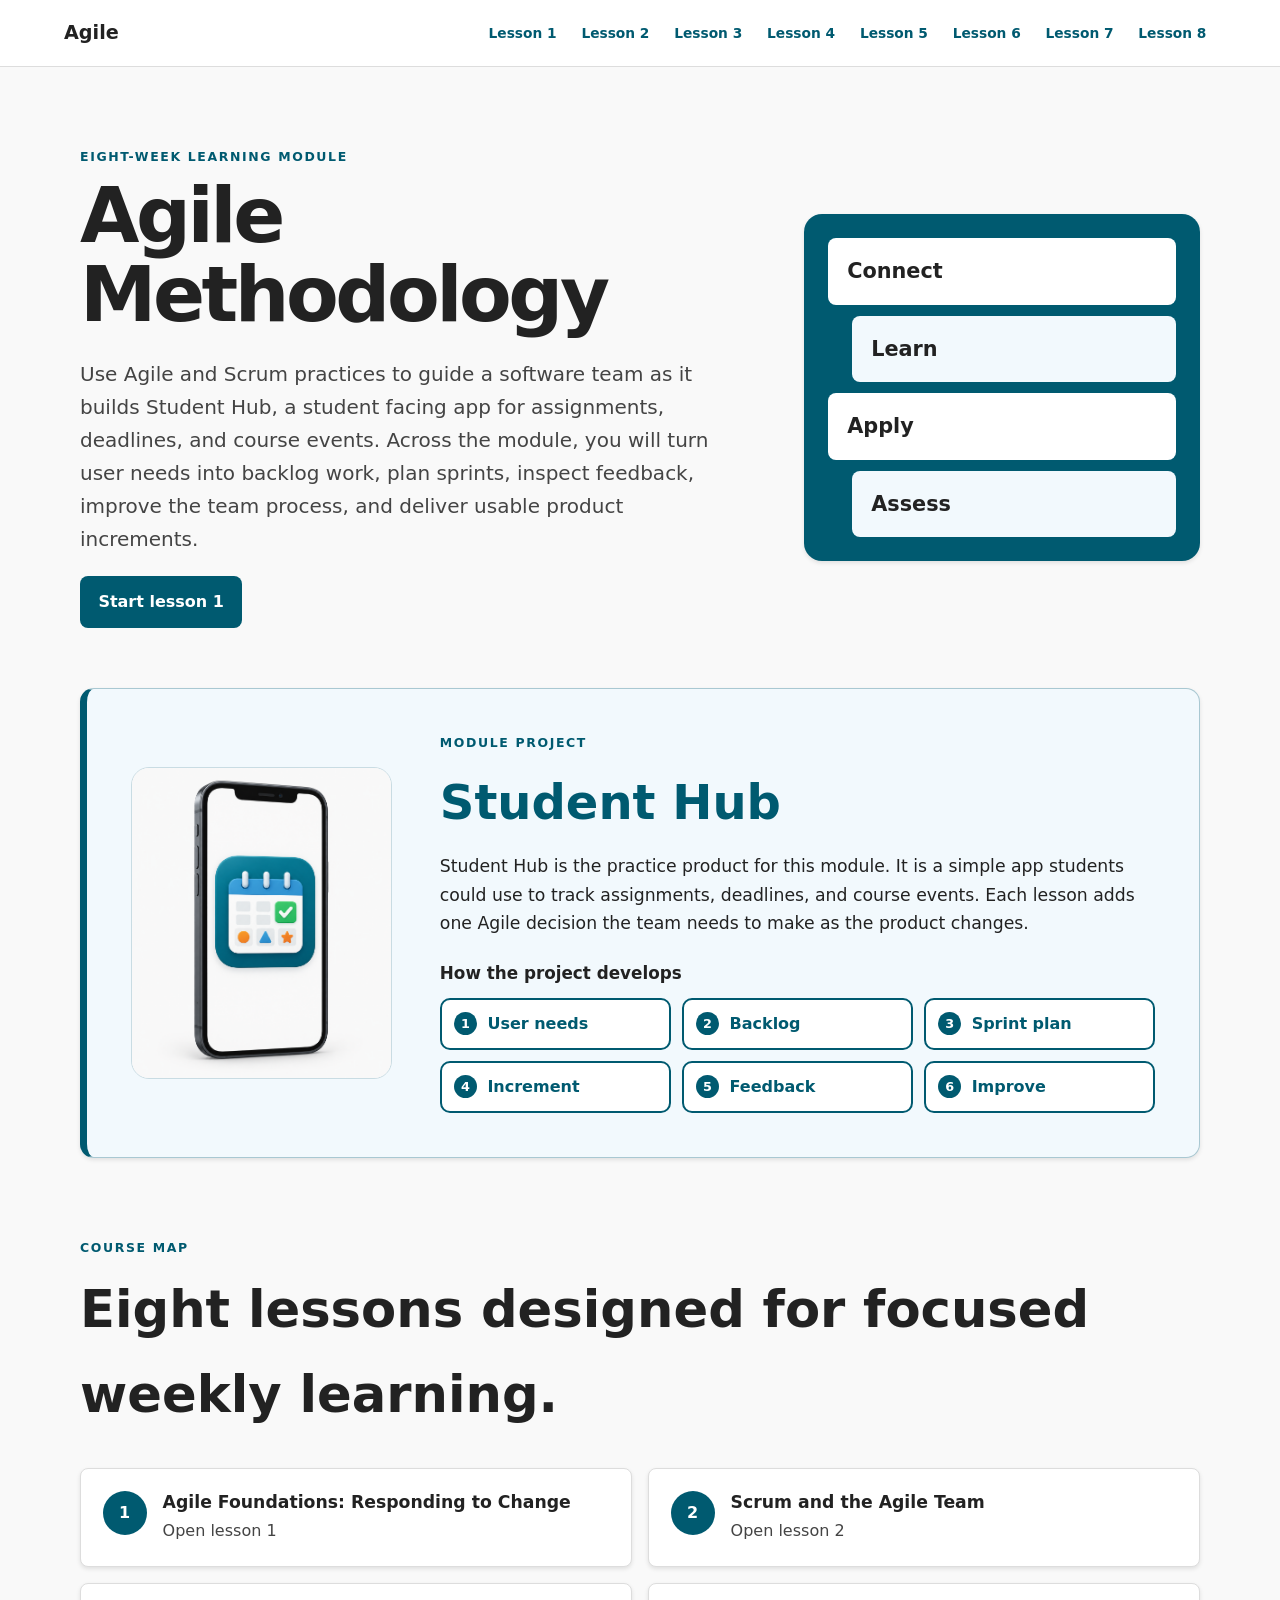
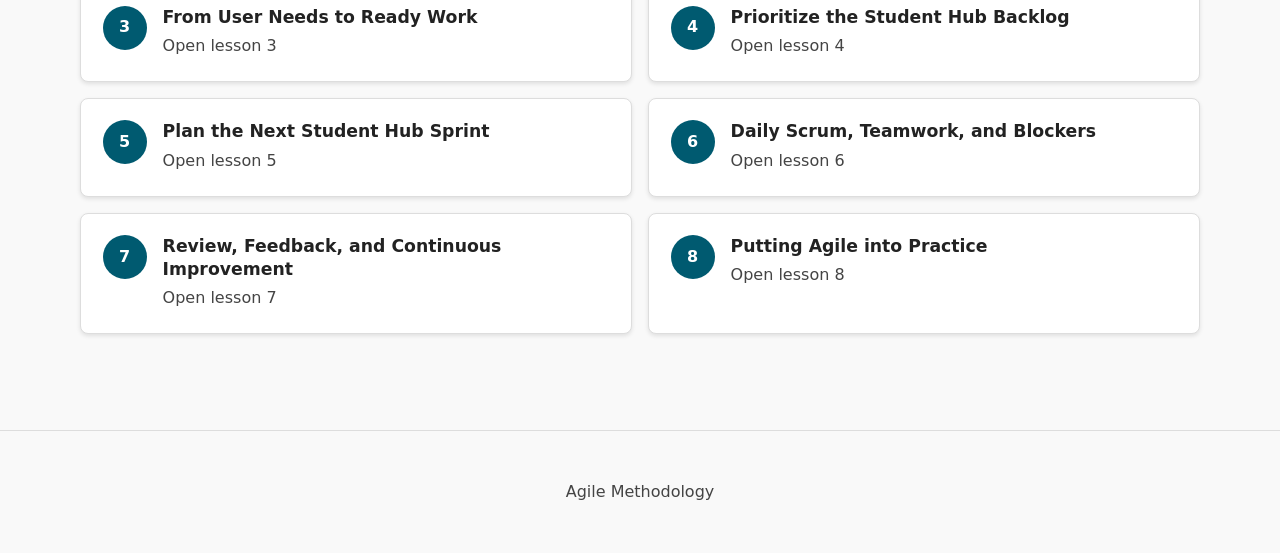
<file: index.html>
<!doctype html><html lang="en"><head><meta charset="utf-8"><meta name="viewport" content="width=device-width,initial-scale=1">
<meta name="description" content="Use Agile and Scrum practices to guide a software team as it builds Student Hub, a student facing app for assignments, deadlines, and course events. Across the module, you will turn user needs into backlog work, plan sprints, inspect feedback, improve the team process, and deliver usable product increments."><title>Agile Methodology</title><link rel="stylesheet" href="assets/styles.css?v=20260912-2"></head>
<body><a class="skip-link" href="#main">Skip to course</a><header class="site-header"><a class="brand" href="index.html">Agile</a><button class="menu-button" aria-expanded="false" aria-controls="course-nav">Lessons</button><nav id="course-nav"><a href="lessons/lesson-1.html">Lesson 1</a><a href="lessons/lesson-2.html">Lesson 2</a><a href="lessons/lesson-3.html">Lesson 3</a><a href="lessons/lesson-4.html">Lesson 4</a><a href="lessons/lesson-5.html">Lesson 5</a><a href="lessons/lesson-6.html">Lesson 6</a><a href="lessons/lesson-7.html">Lesson 7</a><a href="lessons/lesson-8.html">Lesson 8</a></nav></header>
<main id="main"><section class="home-hero"><div><p class="eyebrow">Eight-week learning module</p><h1>Agile Methodology</h1><p class="lede">Use Agile and Scrum practices to guide a software team as it builds Student Hub, a student facing app for assignments, deadlines, and course events. Across the module, you will turn user needs into backlog work, plan sprints, inspect feedback, improve the team process, and deliver usable product increments.</p><a class="button" href="lessons/lesson-1.html">Start lesson 1</a></div><div class="routine" aria-label="Course sequence"><span>Connect</span><span>Learn</span><span>Apply</span><span>Assess</span></div></section>
<section class="project-spotlight" aria-labelledby="project-title"><div class="project-visual"><img src="assets/images/student-hub-phone.png" width="280" height="336" alt="A smartphone displaying a calendar-style app icon with a checkmark and event markers."></div><div class="project-copy"><p class="eyebrow">Module project</p><h2 id="project-title">Student Hub</h2><p class="project-summary">Student Hub is the practice product for this module. It is a simple app students could use to track assignments, deadlines, and course events. Each lesson adds one Agile decision the team needs to make as the product changes.</p><h3>How the project develops</h3><ol class="project-path" aria-label="Student Hub Agile workflow"><li><span aria-hidden="true">1</span>User needs</li><li><span aria-hidden="true">2</span>Backlog</li><li><span aria-hidden="true">3</span>Sprint plan</li><li><span aria-hidden="true">4</span>Increment</li><li><span aria-hidden="true">5</span>Feedback</li><li><span aria-hidden="true">6</span>Improve</li></ol></div></section>
<section class="course-map"><p class="eyebrow">Course map</p><h2>Eight lessons designed for focused weekly learning.</h2><div class="lesson-grid"><a class="lesson-card" href="lessons/lesson-1.html"><span class="lesson-number">1</span><div><h2>Agile Foundations: Responding to Change</h2><p>Open lesson 1</p></div></a><a class="lesson-card" href="lessons/lesson-2.html"><span class="lesson-number">2</span><div><h2>Scrum and the Agile Team</h2><p>Open lesson 2</p></div></a><a class="lesson-card" href="lessons/lesson-3.html"><span class="lesson-number">3</span><div><h2>From User Needs to Ready Work</h2><p>Open lesson 3</p></div></a><a class="lesson-card" href="lessons/lesson-4.html"><span class="lesson-number">4</span><div><h2>Prioritize the Student Hub Backlog</h2><p>Open lesson 4</p></div></a><a class="lesson-card" href="lessons/lesson-5.html"><span class="lesson-number">5</span><div><h2>Plan the Next Student Hub Sprint</h2><p>Open lesson 5</p></div></a><a class="lesson-card" href="lessons/lesson-6.html"><span class="lesson-number">6</span><div><h2>Daily Scrum, Teamwork, and Blockers</h2><p>Open lesson 6</p></div></a><a class="lesson-card" href="lessons/lesson-7.html"><span class="lesson-number">7</span><div><h2>Review, Feedback, and Continuous Improvement</h2><p>Open lesson 7</p></div></a><a class="lesson-card" href="lessons/lesson-8.html"><span class="lesson-number">8</span><div><h2>Putting Agile into Practice</h2><p>Open lesson 8</p></div></a></div></section></main>
<footer><p>Agile Methodology</p></footer><script src="assets/app.js"></script></body></html>
</file>
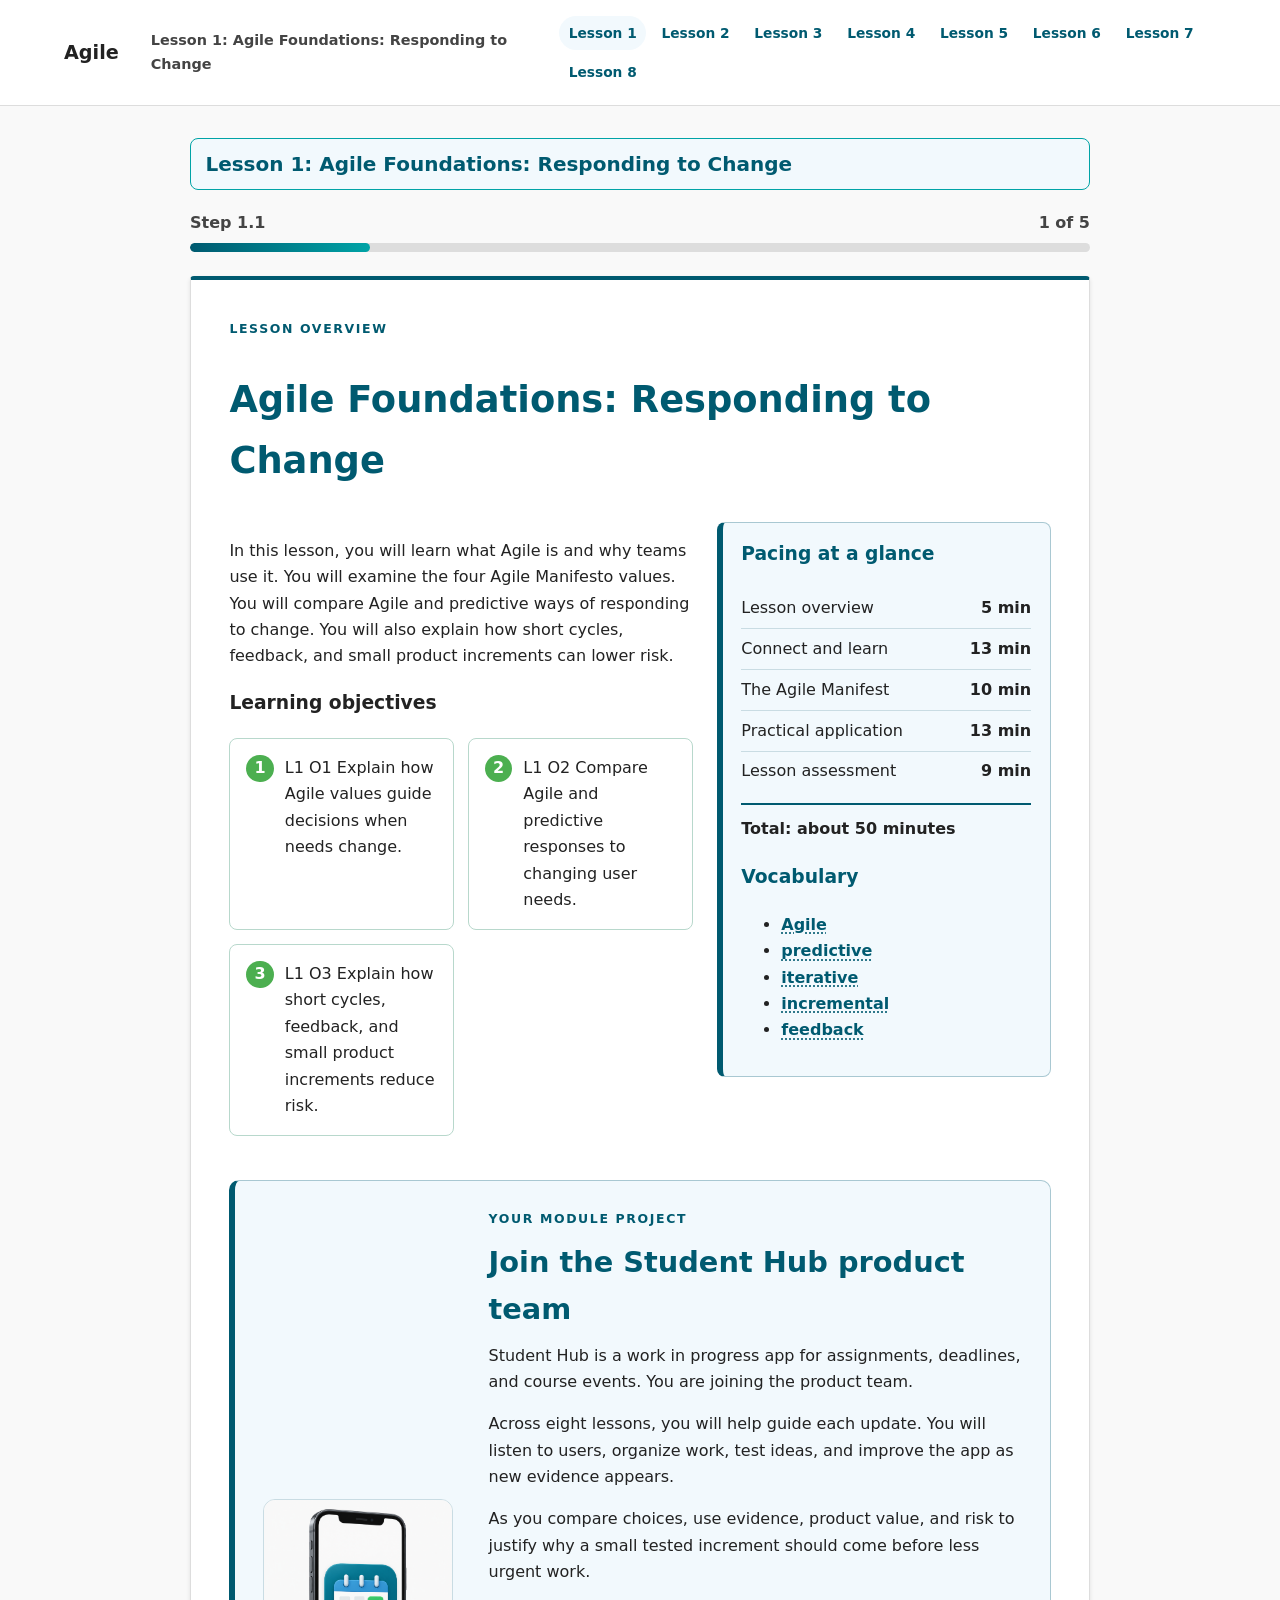
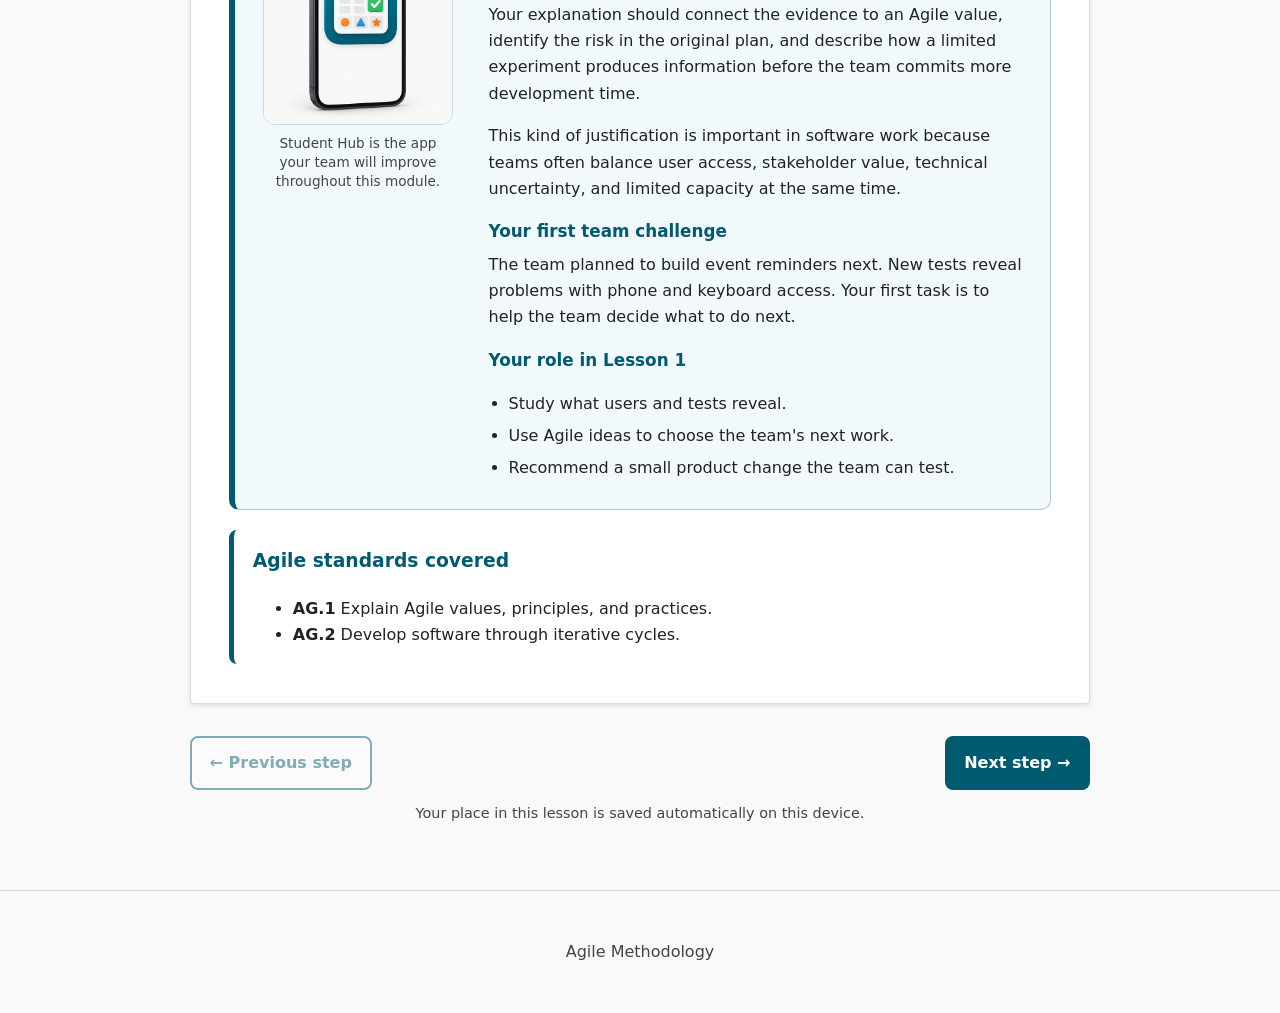
<file: lessons/lesson-1.html>
<!doctype html>
<html lang="en"><head><meta charset="utf-8"><meta name="viewport" content="width=device-width,initial-scale=1">
<meta name="description" content="In this lesson, you will learn what Agile is and why teams use it. You will examine the four Agile Manifesto values. You will compare Agile and predictive ways of responding to change. You will also explain how short cycles, feedback, and small product increments can lower risk."><title>Lesson 1: Agile Foundations: Responding to Change | Agile</title>
<link rel="stylesheet" href="../assets/styles.css?v=20260912-6"></head>
<body data-lesson="1"><a class="skip-link" href="#main">Skip to lesson</a>
<header class="site-header classroom-header"><a class="brand" href="../index.html">Agile</a><span class="classroom-label">Lesson 1: Agile Foundations: Responding to Change</span><button class="menu-button" aria-expanded="false" aria-controls="course-nav">Lessons</button><nav id="course-nav"><a href="../lessons/lesson-1.html" aria-current="page">Lesson 1</a><a href="../lessons/lesson-2.html">Lesson 2</a><a href="../lessons/lesson-3.html">Lesson 3</a><a href="../lessons/lesson-4.html">Lesson 4</a><a href="../lessons/lesson-5.html">Lesson 5</a><a href="../lessons/lesson-6.html">Lesson 6</a><a href="../lessons/lesson-7.html">Lesson 7</a><a href="../lessons/lesson-8.html">Lesson 8</a></nav></header>
<main id="main"><header class="lesson-hero"><p class="lesson-identity">Lesson 1: Agile Foundations: Responding to Change</p>
<div class="step-progress"><div class="progress-text"><span id="step-status">Step 1.1</span><span id="step-count">1 of 5</span></div><div class="progress" role="progressbar" aria-label="Lesson progress" aria-valuemin="1" aria-valuemax="5" aria-valuenow="1"><span style="width:20.00%"></span></div></div></header>
<div class="stepper"><section class="lesson-step overview" data-step-label="1.1"><p class="eyebrow">Lesson overview</p><h2>Agile Foundations: Responding to Change</h2><div class="overview-grid"><div><p>In this lesson, you will learn what Agile is and why teams use it. You will examine the four Agile Manifesto values. You will compare Agile and predictive ways of responding to change. You will also explain how short cycles, feedback, and small product increments can lower risk.</p><h3>Learning objectives</h3><ul class="objective-cards"><li>L1 O1 Explain how Agile values guide decisions when needs change.</li><li>L1 O2 Compare Agile and predictive responses to changing user needs.</li><li>L1 O3 Explain how short cycles, feedback, and small product increments reduce risk.</li></ul></div><aside class="overview-panel"><h3>Pacing at a glance</h3><ul class="lesson-pacing"><li><span>Lesson overview</span><strong>5 min</strong></li><li><span>Connect and learn</span><strong>13 min</strong></li><li><span>The Agile Manifest</span><strong>10 min</strong></li><li><span>Practical application</span><strong>13 min</strong></li><li><span>Lesson assessment</span><strong>9 min</strong></li></ul><p class="pacing-total"><strong>Total: about 50 minutes</strong></p><h3>Vocabulary</h3><ul><li><button class="vocab-link" type="button" data-term="Agile" data-definition="A way of developing software in short cycles so a team can learn from feedback and adapt.">Agile</button></li><li><button class="vocab-link" type="button" data-term="predictive" data-definition="A development approach that relies on a detailed plan made early in the project.">predictive</button></li><li><button class="vocab-link" type="button" data-term="iterative" data-definition="Repeated in short cycles so the team can learn and improve.">iterative</button></li><li><button class="vocab-link" type="button" data-term="incremental" data-definition="Built in small usable pieces instead of all at once.">incremental</button></li><li><button class="vocab-link" type="button" data-term="feedback" data-definition="Information from users, stakeholders, tests, or team members that helps improve the product or process.">feedback</button></li></ul></aside></div><section class="lesson-project-anchor" aria-labelledby="student-hub-title-1"><figure><img src="../assets/images/student-hub-phone.png" width="280" height="336" alt="A smartphone displaying a calendar style app icon with a checkmark and event markers."><figcaption>Student Hub is the app your team will improve throughout this module.</figcaption></figure><div><p class="eyebrow">Your module project</p><h3 id="student-hub-title-1">Join the Student Hub product team</h3><p>Student Hub is a work in progress app for assignments, deadlines, and course events. You are joining the product team.</p><p>Across eight lessons, you will help guide each update. You will listen to users, organize work, test ideas, and improve the app as new evidence appears.</p><p>As you compare choices, use evidence, product value, and risk to justify why a small tested increment should come before less urgent work.</p><p>Your explanation should connect the evidence to an Agile value, identify the risk in the original plan, and describe how a limited experiment produces information before the team commits more development time.</p><p>This kind of justification is important in software work because teams often balance user access, stakeholder value, technical uncertainty, and limited capacity at the same time.</p><h4>Your first team challenge</h4><p>The team planned to build event reminders next. New tests reveal problems with phone and keyboard access. Your first task is to help the team decide what to do next.</p><h4>Your role in Lesson 1</h4><ul class="lesson-list"><li>Study what users and tests reveal.</li><li>Use Agile ideas to choose the team&#x27;s next work.</li><li>Recommend a small product change the team can test.</li></ul></div></section><section class="lesson-standards" aria-labelledby="lesson-standards-title-1"><h3 id="lesson-standards-title-1">Agile standards covered</h3><ul><li><strong>AG.1</strong> Explain Agile values, principles, and practices.</li><li><strong>AG.2</strong> Develop software through iterative cycles.</li></ul></section></section><section class="lesson-step" data-step-label="1.2" hidden><p class="eyebrow">Step 1.2 · Learn and check</p><h2>Connect</h2><p class="step-topic">When Plans Change</p><p class="step-time">Estimated time: 13 minutes</p><div class="next-move"><p><span aria-hidden="true">🚗</span> <strong>Your next move:</strong> Think of a time when new information changed a plan. What changed? What did you do next? Keep your answer in mind.</p></div><h2>Watch</h2><section class="resource-card"><h3>What Is Agile? | Atlassian Answered</h3><p>Introduce Agile as a flexible approach that uses small increments, collaboration, and change.</p><div class="video-embed"><iframe src="https://www.youtube.com/embed/4Ugsu2n2cLE" title="Video: What Is Agile? | Atlassian Answered" loading="lazy" referrerpolicy="strict-origin-when-cross-origin" allow="accelerometer; clipboard-write; encrypted-media; gyroscope; picture-in-picture; web-share" allowfullscreen></iframe></div><div class="resource-actions"><a href="https://www.youtube.com/watch?v=4Ugsu2n2cLE">Open video in new tab</a><a href="../content/transcripts/r002-what-is-agile-atlassian-text-alternative.md">Open transcript</a></div></section><h2>Learn</h2><div class="next-move"><p><span aria-hidden="true">📖</span> <strong>Your next move:</strong> Read the short explanation below. Look for how planning, feedback, and change work together.</p></div><p>LEARN, Software teams do not know every detail at the start. Agile helps them learn while they build. In each short cycle, a team plans, builds, tests, and gets feedback. Then the team uses that evidence to improve the product.</p><p>A predictive approach creates a detailed plan early and generally follows that plan unless it is formally changed. An Agile approach uses new evidence to adjust what the team does next.</p><p>One cycle is called an iteration. A usable piece of the product is an increment. Feedback can come from users, stakeholders, tests, or teammates. Agile teams still plan, record key choices, and protect quality. They change the plan when evidence points to a better path.</p><figure class="instructional-figure"><button class="image-zoom" type="button" aria-label="Enlarge instructional graphic"><img src="../assets/images/lesson-01-short-cycles-feedback-improvement-v2.png" alt="Five stage iterative cycle with a usable Increment at the center and an arrow from improvement back to planning."></button><figcaption>Short cycles help a software team plan, build, test, gather feedback, and improve.</figcaption></figure><p>Now connect the cycle to Student Hub. Students report that the calendar does not work well on a phone. The team can study that feedback and plan a small fix. This choice protects quality and responds to a real user need.</p><section class="question-set" aria-label="Check for understanding"><h3>Check for understanding</h3><article class="question" data-correct="[&quot;b&quot;]" data-feedback-correct="Correct. Agile teams use evidence to update plans while protecting quality." data-feedback-incorrect="Review how feedback helps a team change its plan without giving up planning or quality."><h4>Question 1</h4><p>Student Hub users cannot use an important feature on their phones. Which action best follows an Agile approach?</p><div class="choices"><label><input type="radio" name="check-1-2-1" value="a"> <span>Finish the original plan before discussing the problem.</span></label><label><input type="radio" name="check-1-2-1" value="b"> <span>Use the new evidence to change priorities and plan an improvement.</span></label><label><input type="radio" name="check-1-2-1" value="c"> <span>Discard all completed work and restart the product.</span></label><label><input type="radio" name="check-1-2-1" value="d"> <span>Stop planning and react to every request.</span></label></div><button class="check-answer" type="button">Check my answer</button><div class="feedback" role="status" hidden></div></article><article class="question" data-correct="[&quot;a&quot;]" data-feedback-correct="Correct. Agile teams use small updates and feedback to learn before making more changes." data-feedback-incorrect="Not quite. Agile work uses small updates so the team can learn from users and adapt."><h4>Question 2</h4><p>Why should an Agile team test a small Student Hub update before building every requested feature?</p><div class="choices"><label><input type="radio" name="check-1-2-2" value="a"> <span>It helps the team learn from users and improve the product sooner.</span></label><label><input type="radio" name="check-1-2-2" value="b"> <span>It lets the team avoid user feedback until the end.</span></label><label><input type="radio" name="check-1-2-2" value="c"> <span>It proves the first plan should not change.</span></label><label><input type="radio" name="check-1-2-2" value="d"> <span>It removes the need for a Product Backlog.</span></label></div><button class="check-answer" type="button">Check my answer</button><div class="feedback" role="status" hidden></div></article></section><details class="source-foundation"><summary>Source Foundation</summary><ul><li><a href="https://agilemanifesto.org/">Manifesto for Agile Software Development</a></li><li><a href="https://www.youtube.com/watch?v=4Ugsu2n2cLE">What is Agile? | Atlassian Answered</a> <a href="../content/transcripts/r002-what-is-agile-atlassian-text-alternative.md">transcript</a></li></ul></details></section><section class="lesson-step" data-step-label="1.3" hidden><p class="eyebrow">Step 1.3 · Learn and check</p><h2>The Agile Manifest</h2><p class="step-time">Estimated time: 10 minutes</p><div class="next-move"><p><span aria-hidden="true">▶️</span> <strong>Your next move:</strong> Watch for how the Agile Manifesto connects values, principles, practices, learning, and customer needs. Then read the four values. Notice that the item on the right still matters, but the item on the left has more value in Agile work.</p></div><section class="resource-card"><h3>The Agile Mindset: A Different Way of Working</h3><p>Introduce the Agile Manifesto as a mindset shaped by four values, twelve principles, learning, experimentation, and customer focus.</p><div class="video-embed"><iframe src="https://www.youtube.com/embed/ESDQCcnapGA" title="Video: The Agile Mindset: A Different Way of Working" loading="lazy" referrerpolicy="strict-origin-when-cross-origin" allow="accelerometer; clipboard-write; encrypted-media; gyroscope; picture-in-picture; web-share" allowfullscreen></iframe></div><div class="resource-actions"><a href="https://www.youtube.com/watch?v=ESDQCcnapGA">Open video in new tab</a><a href="../content/transcripts/r020-the-agile-mindset-icagile-text-alternative.md">Open transcript</a></div></section><p>The Agile Manifesto helps teams make choices during software work. It is a mindset, not a single required process. Plans, tools, documents, and contracts still matter. However, Agile teams give more value to the ideas on the left:</p><ul class="lesson-list"><li>Individuals and interactions over processes and tools.</li><li>Working software over comprehensive documentation.</li><li>Customer collaboration over contract negotiation.</li><li>Responding to change over following a plan.</li></ul><p>For Student Hub, the team should use feedback when the plan no longer fits. The team can keep its plan and notes. User evidence should guide the next useful improvement.</p><section class="worked-example" aria-labelledby="worked-example-title"><h3 id="worked-example-title">Watch the team make an Agile decision</h3><p>The team planned to add profile themes. A quick test shows that assignment due dates are hard to scan on small screens. Follow the team’s decision from evidence to a small test.</p><dl><div class="worked-example-row"><dt>New evidence</dt><dd>Students miss due dates because key information is hard to scan.</dd></div><div class="worked-example-row"><dt>Predictive response</dt><dd>Keep building profile themes because they are next in the original plan.</dd></div><div class="worked-example-row"><dt>Agile response</dt><dd>Move the due date display ahead because the evidence shows a more urgent user need.</dd></div><div class="worked-example-row"><dt>Agile value</dt><dd>Responding to change over following a plan.</dd></div><div class="worked-example-row"><dt>Small increment</dt><dd>Improve one assignment card so its due date is clear on a small screen.</dd></div><div class="worked-example-row"><dt>How testing lowers risk</dt><dd>Test the revised card with a few users before changing the whole app.</dd></div></dl></section><section class="question-set" aria-label="Check for understanding"><h3>Check for understanding</h3><article class="question" data-correct="[&quot;d&quot;]" data-feedback-correct="Correct. The team uses new evidence to update its plan." data-feedback-incorrect="The plan still matters, but user evidence shows that a change is needed."><h4>Question 1</h4><p>A team keeps its release plan. It changes the next feature after users report an access barrier. Which Agile value is clearest?</p><div class="choices"><label><input type="radio" name="check-1-3-1" value="a"> <span>Individuals and interactions over processes and tools</span></label><label><input type="radio" name="check-1-3-1" value="b"> <span>Working software over comprehensive documentation</span></label><label><input type="radio" name="check-1-3-1" value="c"> <span>Customer collaboration over contract negotiation</span></label><label><input type="radio" name="check-1-3-1" value="d"> <span>Responding to change over following a plan</span></label></div><button class="check-answer" type="button">Check my answer</button><div class="feedback" role="status" hidden></div></article><article class="question" data-correct="[&quot;a&quot;]" data-feedback-correct="Correct. Agile teams value plans, but they adapt when evidence shows a better path." data-feedback-incorrect="Review the Agile values. Responding to change means using evidence to adapt the plan."><h4>Question 2</h4><p>Which action best shows responding to change over following a plan?</p><div class="choices"><label><input type="radio" name="check-1-3-2" value="a"> <span>The team updates the next backlog item after user feedback shows a higher need.</span></label><label><input type="radio" name="check-1-3-2" value="b"> <span>The team keeps building the original feature even after users report a barrier.</span></label><label><input type="radio" name="check-1-3-2" value="c"> <span>The team stops asking users for feedback once the plan is written.</span></label><label><input type="radio" name="check-1-3-2" value="d"> <span>The team hides new problems so the schedule looks stable.</span></label></div><button class="check-answer" type="button">Check my answer</button><div class="feedback" role="status" hidden></div></article></section><details class="source-foundation"><summary>Source Foundation</summary><ul><li><a href="https://agilemanifesto.org/">Manifesto for Agile Software Development</a></li><li><a href="https://www.youtube.com/watch?v=ESDQCcnapGA">The Agile Mindset, A Different Way of Working</a> <a href="../content/transcripts/r020-the-agile-mindset-icagile-text-alternative.md">transcript</a></li></ul></details></section><section class="lesson-step classroom-activity" data-step-label="1.4" hidden><p class="eyebrow">Step 1.4 · Practical application</p><h2>Choose an Agile Response</h2><p class="step-time">Estimated time: 13 minutes</p><p>Use Agile values and iterative development to respond to new evidence in a computer science project.</p><ol><li>Select one career field below.</li><li>Read the situation and identify the new evidence.</li><li>Choose the work the team should do next. Connect your choice to one Agile value.</li><li>Propose one small product increment to test. Explain how the test can lower risk.</li></ol><div class="application-card program-application"><label for="program-select"><strong>Select your career field</strong></label><select id="program-select"><option value="">Choose a field</option><option value="Software Development">Software Development</option><option value="Cybersecurity">Cybersecurity</option><option value="Data Science">Data Science</option><option value="Artificial Intelligence">Artificial Intelligence</option><option value="Game Development">Game Development</option><option value="Physical Computing">Physical Computing</option></select><button class="step-button program-start" type="button">Start my scenario</button><p class="save-note">Complete one career scenario. You may choose another afterward for optional practice.</p><div class="scenario-deck"><article class="scenario-card program-scenario-card" data-program="Software Development" hidden><p class="scenario-category">Your selected program: Software Development</p><p><strong>Situation:</strong> The Student Hub team planned to build event reminders next. Testing now shows the calendar is hard to use on a phone, and keyboard users cannot reach the date filter.</p><label for="scenario-1-1-1">If the team continued following its original predictive plan, what would it build next?</label><textarea id="scenario-1-1-1" rows="3"></textarea><label for="scenario-1-1-2">What work should the team do next? Connect your choice to one Agile value.</label><textarea id="scenario-1-1-2" rows="3"></textarea><label for="scenario-1-1-3">What small product increment could the team test? How could the test lower risk?</label><textarea id="scenario-1-1-3" rows="3"></textarea><button class="scenario-exemplar" type="button">Compare with an exemplar</button><div class="feedback exemplar-feedback" role="status" hidden>A strong response says a predictive team might keep building reminders because they are in the plan. An Agile team would use the access evidence to move a calendar fix ahead. It might test a keyboard ready date filter first. This small test lowers the risk of building more features on a calendar that some students cannot use.</div></article><article class="scenario-card program-scenario-card" data-program="Cybersecurity" hidden><p class="scenario-category">Your selected program: Cybersecurity</p><p><strong>Situation:</strong> A security team planned to add a new report. A test shows that users stay signed in on shared lab computers after they close the browser.</p><label for="scenario-1-2-1">If the team continued following its original predictive plan, what would it build next?</label><textarea id="scenario-1-2-1" rows="3"></textarea><label for="scenario-1-2-2">What work should the team do next? Connect your choice to one Agile value.</label><textarea id="scenario-1-2-2" rows="3"></textarea><label for="scenario-1-2-3">What small product increment could the team test? How could the test lower risk?</label><textarea id="scenario-1-2-3" rows="3"></textarea><button class="scenario-exemplar" type="button">Compare with an exemplar</button><div class="feedback exemplar-feedback" role="status" hidden>A strong response says a predictive team might finish the report first. An Agile team would move the sign out risk ahead because it could expose user accounts. It might test automatic sign out on one shared device workflow. The test lowers risk before the change is used across the system.</div></article><article class="scenario-card program-scenario-card" data-program="Data Science" hidden><p class="scenario-category">Your selected program: Data Science</p><p><strong>Situation:</strong> A data team planned to add a new chart. A review shows that the dashboard uses old data but does not show when the data was last updated.</p><label for="scenario-1-3-1">If the team continued following its original predictive plan, what would it build next?</label><textarea id="scenario-1-3-1" rows="3"></textarea><label for="scenario-1-3-2">What work should the team do next? Connect your choice to one Agile value.</label><textarea id="scenario-1-3-2" rows="3"></textarea><label for="scenario-1-3-3">What small product increment could the team test? How could the test lower risk?</label><textarea id="scenario-1-3-3" rows="3"></textarea><button class="scenario-exemplar" type="button">Compare with an exemplar</button><div class="feedback exemplar-feedback" role="status" hidden>A strong response says a predictive team might build the chart first. An Agile team would use the review evidence to make data age clear. It might add and test a last updated label on one dashboard. The test lowers the risk that users make choices with old data.</div></article><article class="scenario-card program-scenario-card" data-program="Artificial Intelligence" hidden><p class="scenario-category">Your selected program: Artificial Intelligence</p><p><strong>Situation:</strong> An AI team planned to add longer study summaries. User tests show that some current summaries leave out key facts.</p><label for="scenario-1-4-1">If the team continued following its original predictive plan, what would it build next?</label><textarea id="scenario-1-4-1" rows="3"></textarea><label for="scenario-1-4-2">What work should the team do next? Connect your choice to one Agile value.</label><textarea id="scenario-1-4-2" rows="3"></textarea><label for="scenario-1-4-3">What small product increment could the team test? How could the test lower risk?</label><textarea id="scenario-1-4-3" rows="3"></textarea><button class="scenario-exemplar" type="button">Compare with an exemplar</button><div class="feedback exemplar-feedback" role="status" hidden>A strong response says a predictive team might build longer summaries first. An Agile team would use the test evidence to improve accuracy. It might test the current summary on a small set of checked examples. The test lowers the risk of giving learners incomplete information.</div></article><article class="scenario-card program-scenario-card" data-program="Game Development" hidden><p class="scenario-category">Your selected program: Game Development</p><p><strong>Situation:</strong> A game team planned to build a new level. Playtests show that some players cannot remap the controls they need to use.</p><label for="scenario-1-5-1">If the team continued following its original predictive plan, what would it build next?</label><textarea id="scenario-1-5-1" rows="3"></textarea><label for="scenario-1-5-2">What work should the team do next? Connect your choice to one Agile value.</label><textarea id="scenario-1-5-2" rows="3"></textarea><label for="scenario-1-5-3">What small product increment could the team test? How could the test lower risk?</label><textarea id="scenario-1-5-3" rows="3"></textarea><button class="scenario-exemplar" type="button">Compare with an exemplar</button><div class="feedback exemplar-feedback" role="status" hidden>A strong response says a predictive team might finish the new level first. An Agile team would act on the control feedback. It might let players remap one set of core actions and test it. The test lowers the risk of building more content that some players cannot use.</div></article><article class="scenario-card program-scenario-card" data-program="Physical Computing" hidden><p class="scenario-category">Your selected program: Physical Computing</p><p><strong>Situation:</strong> A device team planned to add a new display. Tests show that its sensor sometimes reports a safe temperature when the device is too warm.</p><label for="scenario-1-6-1">If the team continued following its original predictive plan, what would it build next?</label><textarea id="scenario-1-6-1" rows="3"></textarea><label for="scenario-1-6-2">What work should the team do next? Connect your choice to one Agile value.</label><textarea id="scenario-1-6-2" rows="3"></textarea><label for="scenario-1-6-3">What small product increment could the team test? How could the test lower risk?</label><textarea id="scenario-1-6-3" rows="3"></textarea><button class="scenario-exemplar" type="button">Compare with an exemplar</button><div class="feedback exemplar-feedback" role="status" hidden>A strong response says a predictive team might build the display first. An Agile team would address the sensor evidence before adding features. It might test sensor calibration and a safe shutoff on one device. The test lowers the risk of harm from a false reading.</div></article></div></div><section class="team-handoff" aria-labelledby="team-handoff-title"><h3 id="team-handoff-title">Team handoff</h3><label for="team-handoff-1">Finish this statement: Our team should ___ next because the evidence shows ___.</label><textarea id="team-handoff-1" rows="2"></textarea><p class="save-note">Keep this short summary. You will return to the team’s work in Lesson 2.</p></section></section><section class="lesson-step assessment-callout" data-step-label="1.5" hidden><p class="eyebrow">Step 1.5 · Lesson assessment</p><h2>Lesson 1 Assessment</h2><p class="step-time">Estimated time: 9 minutes</p><div class="next-move"><p><span aria-hidden="true">✅</span> <strong>Your next move:</strong> Return to your course and complete the lesson assessment. You may attempt it up to 3 times. The mastery target is 80%. Follow your instructor’s directions for submission and results.</p></div><p>The public lesson site does not collect your assessment answers or personal information.</p></section><p class="sr-only" id="step-announcement" aria-live="polite"></p>
<nav class="step-controls" aria-label="Lesson step navigation"><button class="step-button secondary" id="previous-step" type="button">← Previous step</button><button class="step-button" id="next-step" type="button">Next step →</button></nav><p class="step-help">Your place in this lesson is saved automatically on this device.</p></div></main>
<footer><p>Agile Methodology</p></footer><script src="../assets/app.js"></script></body></html>
</file>
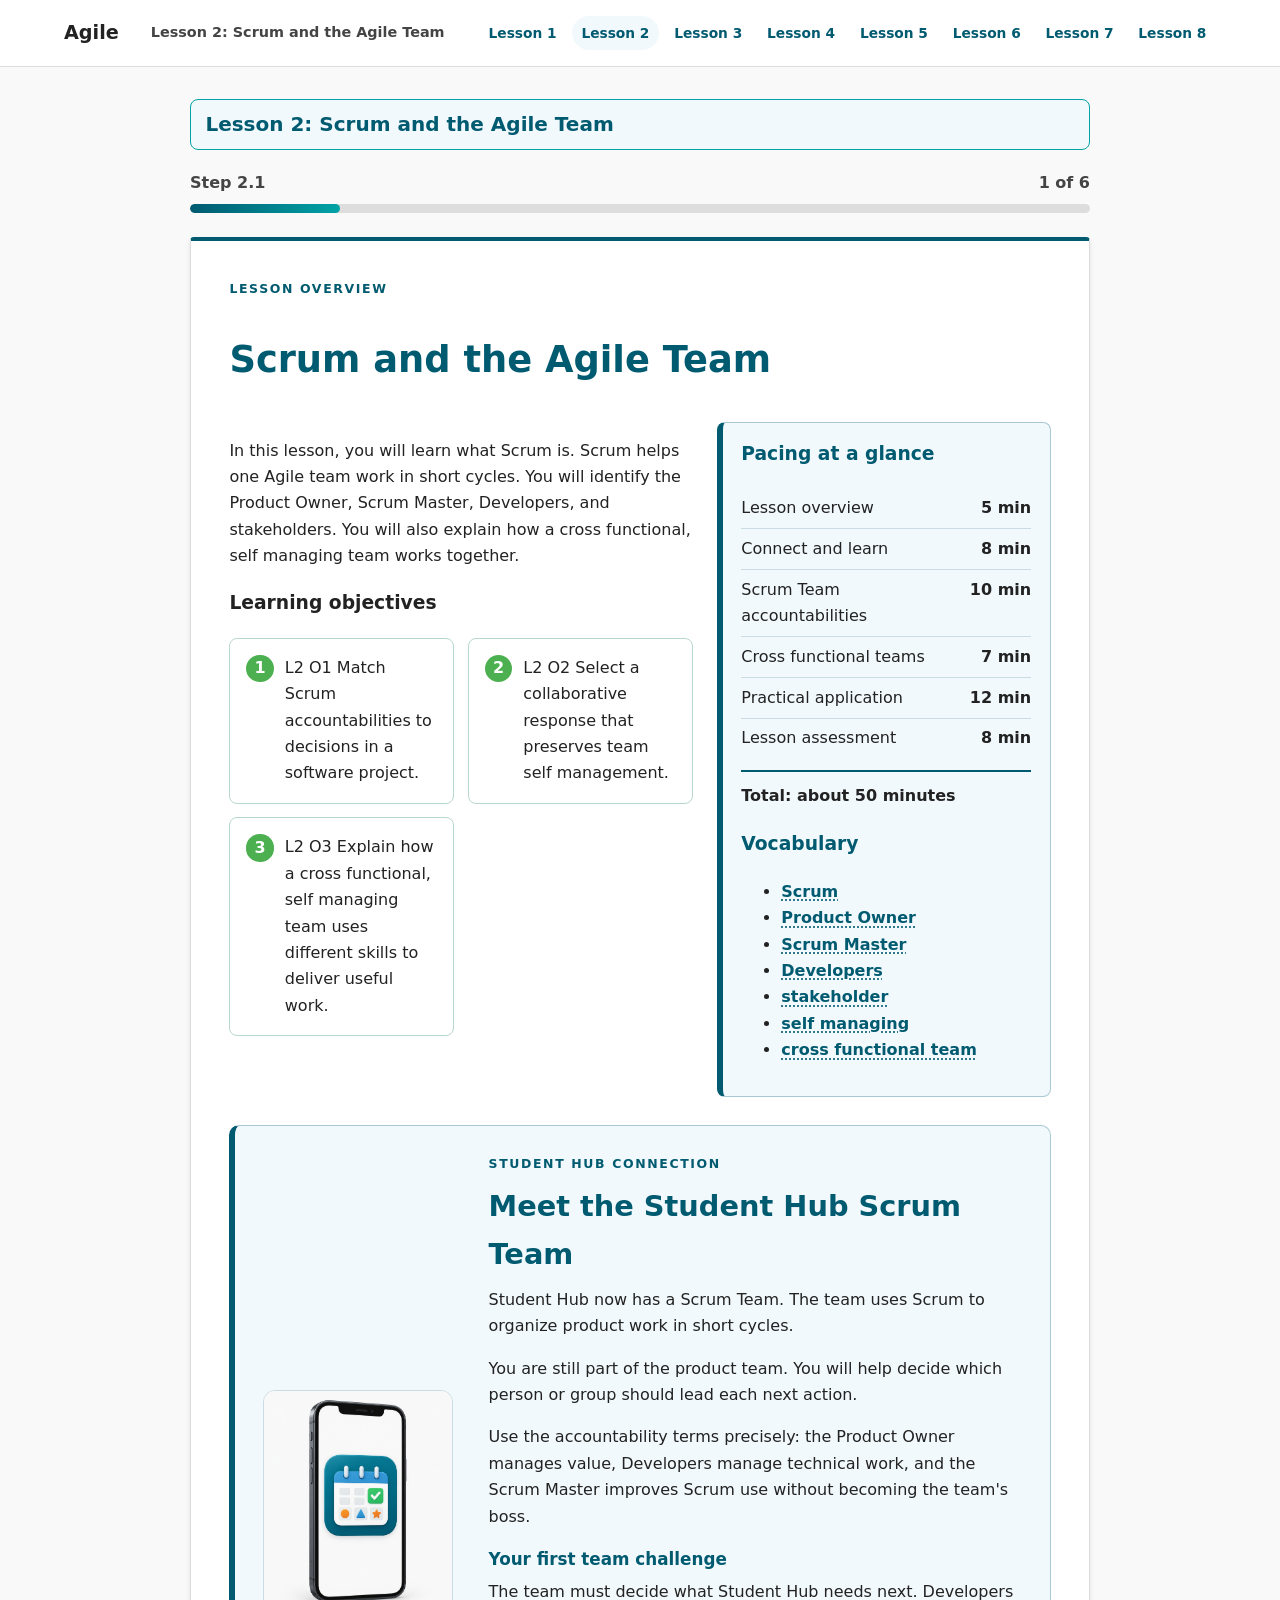
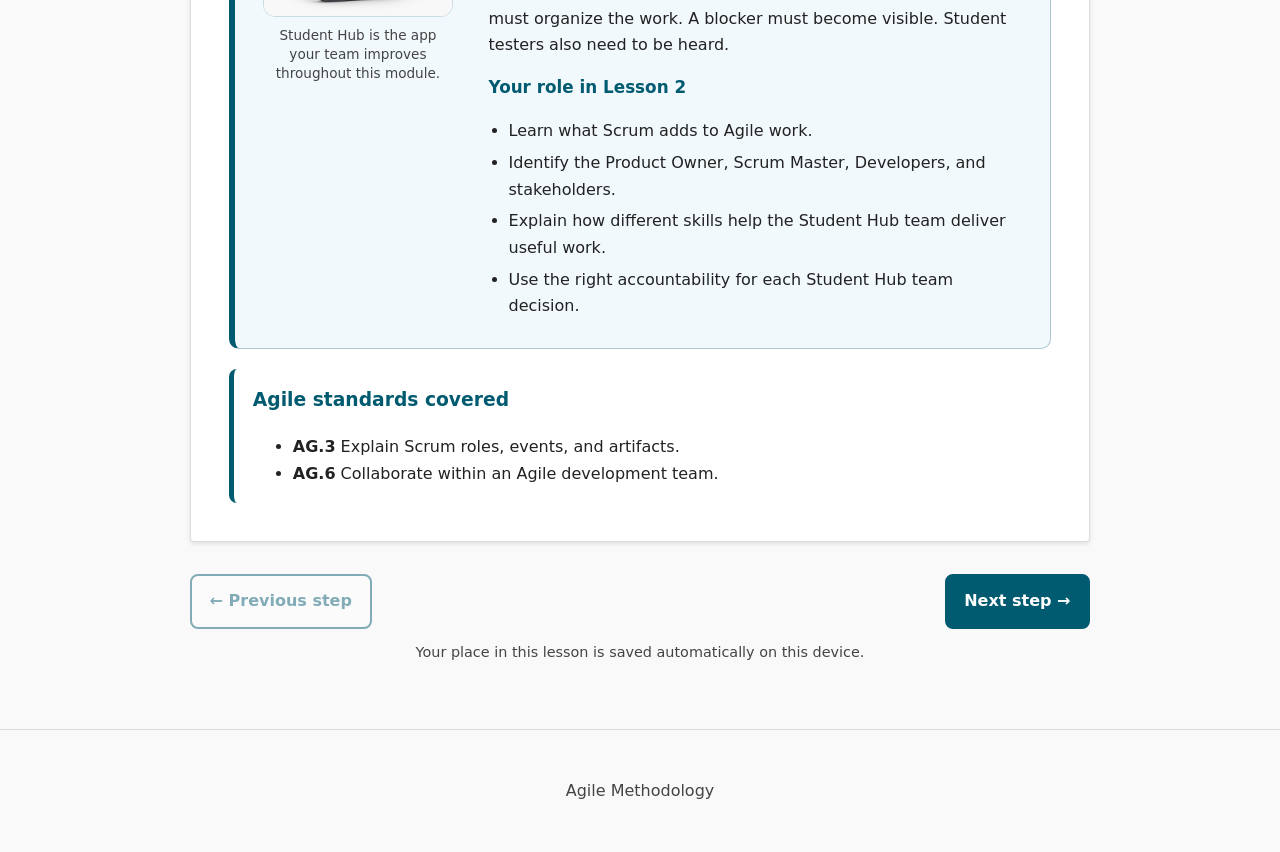
<file: lessons/lesson-2.html>
<!doctype html>
<html lang="en"><head><meta charset="utf-8"><meta name="viewport" content="width=device-width,initial-scale=1">
<meta name="description" content="In this lesson, you will learn what Scrum is. Scrum helps one Agile team work in short cycles. You will identify the Product Owner, Scrum Master, Developers, and stakeholders. You will also explain how a cross functional, self managing team works together."><title>Lesson 2: Scrum and the Agile Team | Agile</title>
<link rel="stylesheet" href="../assets/styles.css?v=20260912-6"></head>
<body data-lesson="2"><a class="skip-link" href="#main">Skip to lesson</a>
<header class="site-header classroom-header"><a class="brand" href="../index.html">Agile</a><span class="classroom-label">Lesson 2: Scrum and the Agile Team</span><button class="menu-button" aria-expanded="false" aria-controls="course-nav">Lessons</button><nav id="course-nav"><a href="../lessons/lesson-1.html">Lesson 1</a><a href="../lessons/lesson-2.html" aria-current="page">Lesson 2</a><a href="../lessons/lesson-3.html">Lesson 3</a><a href="../lessons/lesson-4.html">Lesson 4</a><a href="../lessons/lesson-5.html">Lesson 5</a><a href="../lessons/lesson-6.html">Lesson 6</a><a href="../lessons/lesson-7.html">Lesson 7</a><a href="../lessons/lesson-8.html">Lesson 8</a></nav></header>
<main id="main"><header class="lesson-hero"><p class="lesson-identity">Lesson 2: Scrum and the Agile Team</p>
<div class="step-progress"><div class="progress-text"><span id="step-status">Step 2.1</span><span id="step-count">1 of 6</span></div><div class="progress" role="progressbar" aria-label="Lesson progress" aria-valuemin="1" aria-valuemax="6" aria-valuenow="1"><span style="width:16.67%"></span></div></div></header>
<div class="stepper"><section class="lesson-step overview" data-step-label="2.1"><p class="eyebrow">Lesson overview</p><h2>Scrum and the Agile Team</h2><div class="overview-grid"><div><p>In this lesson, you will learn what Scrum is. Scrum helps one Agile team work in short cycles. You will identify the Product Owner, Scrum Master, Developers, and stakeholders. You will also explain how a cross functional, self managing team works together.</p><h3>Learning objectives</h3><ul class="objective-cards"><li>L2 O1 Match Scrum accountabilities to decisions in a software project.</li><li>L2 O2 Select a collaborative response that preserves team self management.</li><li>L2 O3 Explain how a cross functional, self managing team uses different skills to deliver useful work.</li></ul></div><aside class="overview-panel"><h3>Pacing at a glance</h3><ul class="lesson-pacing"><li><span>Lesson overview</span><strong>5 min</strong></li><li><span>Connect and learn</span><strong>8 min</strong></li><li><span>Scrum Team accountabilities</span><strong>10 min</strong></li><li><span>Cross functional teams</span><strong>7 min</strong></li><li><span>Practical application</span><strong>12 min</strong></li><li><span>Lesson assessment</span><strong>8 min</strong></li></ul><p class="pacing-total"><strong>Total: about 50 minutes</strong></p><h3>Vocabulary</h3><ul><li><button class="vocab-link" type="button" data-term="Scrum" data-definition="An Agile framework teams can use to build and improve a product in short cycles.">Scrum</button></li><li><button class="vocab-link" type="button" data-term="Product Owner" data-definition="The Scrum Team member accountable for ordering the Product Backlog to improve product value.">Product Owner</button></li><li><button class="vocab-link" type="button" data-term="Scrum Master" data-definition="The Scrum Team member accountable for helping the team understand and use Scrum well.">Scrum Master</button></li><li><button class="vocab-link" type="button" data-term="Developers" data-definition="Scrum Team members who create each usable product Increment.">Developers</button></li><li><button class="vocab-link" type="button" data-term="stakeholder" data-definition="A person or group with an interest in the product or its results.">stakeholder</button></li><li><button class="vocab-link" type="button" data-term="self managing" data-definition="Able to decide how to organize and complete the work as a team.">self managing</button></li><li><button class="vocab-link" type="button" data-term="cross functional team" data-definition="A team with the skills needed to create useful product work.">cross functional team</button></li></ul></aside></div><section class="lesson-project-anchor" aria-labelledby="student-hub-title-2"><figure><img src="../assets/images/student-hub-phone.png" width="280" height="336" alt="A smartphone displaying a calendar style app icon with a checkmark and event markers."><figcaption>Student Hub is the app your team improves throughout this module.</figcaption></figure><div><p class="eyebrow">Student Hub connection</p><h3 id="student-hub-title-2">Meet the Student Hub Scrum Team</h3><p>Student Hub now has a Scrum Team. The team uses Scrum to organize product work in short cycles.</p><p>You are still part of the product team. You will help decide which person or group should lead each next action.</p><p>Use the accountability terms precisely: the Product Owner manages value, Developers manage technical work, and the Scrum Master improves Scrum use without becoming the team&#x27;s boss.</p><h4>Your first team challenge</h4><p>The team must decide what Student Hub needs next. Developers must organize the work. A blocker must become visible. Student testers also need to be heard.</p><h4>Your role in Lesson 2</h4><ul class="lesson-list"><li>Learn what Scrum adds to Agile work.</li><li>Identify the Product Owner, Scrum Master, Developers, and stakeholders.</li><li>Explain how different skills help the Student Hub team deliver useful work.</li><li>Use the right accountability for each Student Hub team decision.</li></ul></div></section><section class="lesson-standards" aria-labelledby="lesson-standards-title-2"><h3 id="lesson-standards-title-2">Agile standards covered</h3><ul><li><strong>AG.3</strong> Explain Scrum roles, events, and artifacts.</li><li><strong>AG.6</strong> Collaborate within an Agile development team.</li></ul></section></section><section class="lesson-step" data-step-label="2.2" hidden><p class="eyebrow">Step 2.2 · Learn and check</p><h2>Connect</h2><p class="step-topic">What Is Scrum?</p><p class="step-time">Estimated time: 8 minutes</p><div class="next-move"><p><span aria-hidden="true">🚗</span> <strong>Your next move:</strong> Work on your own. Think about a team that has to build something useful in a short time. What would help the team stay focused? Keep one idea in mind.</p></div><h2>Watch</h2><section class="resource-card"><h3>What Is Scrum?</h3><p>Give a quick big picture introduction to Scrum before the role/accountability instruction.</p><div class="video-embed"><iframe src="https://www.youtube.com/embed/TRcReyRYIMg" title="Video: What Is Scrum?" loading="lazy" referrerpolicy="strict-origin-when-cross-origin" allow="accelerometer; clipboard-write; encrypted-media; gyroscope; picture-in-picture; web-share" allowfullscreen></iframe></div><div class="resource-actions"><a href="https://www.youtube.com/watch?v=TRcReyRYIMg">Open video in new tab</a><a href="../content/transcripts/r017-what-is-scrum-transcript.md">Open transcript</a></div></section><h2>Learn</h2><div class="next-move"><p><span aria-hidden="true">📖</span> <strong>Your next move:</strong> Read the short explanation below. Look for how planning, feedback, and change work together.</p></div><p>LEARN, Scrum is one Agile framework. A framework is a simple structure a team can use to organize work. Scrum does not replace Agile values. It gives the team clear roles, events, and artifacts. These parts help the team see the work.</p><p>A Scrum Team works toward one Product Goal. The team plans a short cycle of work. It creates a usable product Increment. Then the team inspects feedback and adapts what comes next. Scrum helps Student Hub stay focused as needs change.</p><figure class="instructional-figure"><button class="image-zoom" type="button" aria-label="Enlarge instructional graphic"><img src="../assets/images/lesson-02-one-scrum-team-shared-product-goal.png" alt="Scrum Team boundary containing equal Product Owner, Scrum Master, and Developers areas around one Product Goal; stakeholders remain outside with two way communication."></button><figcaption>The Scrum Team shares one Product Goal while each accountability supports different decisions.</figcaption></figure><section class="question-set" aria-label="Check for understanding"><h3>Check for understanding</h3><article class="question" data-correct="[&quot;c&quot;]" data-feedback-correct="Correct. Developers decide how to organize and complete the selected work." data-feedback-incorrect="Review the difference between ordering product work and deciding how the work will be completed."><h4>Question 1</h4><p>The Student Hub team must decide how to complete a selected backlog item. Who is accountable for organizing this work?</p><div class="choices"><label><input type="radio" name="check-2-2-1" value="a"> <span>The Product Owner, because that person assigns every task</span></label><label><input type="radio" name="check-2-2-1" value="b"> <span>The Scrum Master, because that person manages the Developers</span></label><label><input type="radio" name="check-2-2-1" value="c"> <span>The Developers, because they decide how to complete the work</span></label><label><input type="radio" name="check-2-2-1" value="d"> <span>The stakeholders, because they requested the feature</span></label></div><button class="check-answer" type="button">Check my answer</button><div class="feedback" role="status" hidden></div></article><article class="question" data-correct="[&quot;a&quot;]" data-feedback-correct="Correct. A Sprint gives the team a short cycle for creating a usable increment." data-feedback-incorrect="Not quite. A Sprint is a short cycle focused on a useful product increment."><h4>Question 2</h4><p>In Scrum, what does a Sprint help the team do?</p><div class="choices"><label><input type="radio" name="check-2-2-2" value="a"> <span>Create a usable product increment within a short, focused cycle.</span></label><label><input type="radio" name="check-2-2-2" value="b"> <span>Delay testing until all lessons are complete.</span></label><label><input type="radio" name="check-2-2-2" value="c"> <span>Let one person make every product decision alone.</span></label><label><input type="radio" name="check-2-2-2" value="d"> <span>Replace teamwork with a fixed checklist.</span></label></div><button class="check-answer" type="button">Check my answer</button><div class="feedback" role="status" hidden></div></article></section><details class="source-foundation"><summary>Source Foundation</summary><ul><li><a href="https://agilemanifesto.org/">Manifesto for Agile Software Development</a></li><li><a href="https://scrumguides.org/scrum-guide.html">The 2020 Scrum Guide</a></li><li><a href="https://www.youtube.com/watch?v=TRcReyRYIMg">What is Scrum?</a> <a href="../content/transcripts/r017-what-is-scrum-transcript.md">transcript</a></li></ul></details></section><section class="lesson-step" data-step-label="2.3" hidden><p class="eyebrow">Step 2.3 · Learn and check</p><h2>Scrum Team Accountabilities</h2><p class="step-time">Estimated time: 10 minutes</p><div class="next-move"><p><span aria-hidden="true">▶️</span> <strong>Your next move:</strong> Watch for how each Scrum role helps the Student Hub team make a different decision.</p></div><section class="resource-card"><h3>Scrum Roles</h3><p>Introduce Scrum roles/accountabilities with a short focused video.</p><div class="video-embed"><iframe src="https://www.youtube.com/embed/yf1_C2RBVBA" title="Video: Scrum Roles" loading="lazy" referrerpolicy="strict-origin-when-cross-origin" allow="accelerometer; clipboard-write; encrypted-media; gyroscope; picture-in-picture; web-share" allowfullscreen></iframe></div><div class="resource-actions"><a href="https://www.youtube.com/watch?v=yf1_C2RBVBA">Open video in new tab</a><a href="../content/transcripts/r008-04-scrum-roles-scrum-foundations-elearning-series-transcript.md">Open transcript</a></div></section><p>A Scrum Team has three accountabilities. An accountability is an area of responsibility. It is not a job rank. The three accountabilities are Product Owner, Scrum Master, and Developers.</p><p>The Product Owner is accountable for product value and Product Backlog order. This person decides which outcomes and backlog items matter most.</p><p>Developers create each usable Increment. They decide how to organize, build, and test the selected work.</p><p>The Scrum Master helps the team understand and use Scrum well. This person coaches the team and helps the team address barriers.</p><p>Stakeholders are not members of the Scrum Team. They share needs, evidence, and feedback. For Student Hub, stakeholders may include students, teachers, families, office staff, or support staff.</p><figure class="instructional-figure"><button class="image-zoom" type="button" aria-label="Enlarge instructional graphic"><img src="../assets/images/lesson-02-one-scrum-team-shared-product-goal.png" alt="Scrum Team boundary containing equal Product Owner, Scrum Master, and Developers areas around one Product Goal; stakeholders remain outside with two way communication."></button><figcaption>The Scrum Team shares one Product Goal while each accountability supports different decisions.</figcaption></figure><section class="worked-example" aria-labelledby="worked-example-title"><h3 id="worked-example-title">Watch the team choose the right role</h3><p>The Student Hub team has four decisions to make. Each decision points to a different Scrum role or to stakeholders.</p><dl><div class="worked-example-row"><dt>Product decision</dt><dd>Mobile access may need to move above a theme selector. The Product Owner leads backlog order because this choice affects product value.</dd></div><div class="worked-example-row"><dt>Work decision</dt><dd>The calendar update is selected for the Sprint. Developers decide how to build and test the work.</dd></div><div class="worked-example-row"><dt>Barrier</dt><dd>A missing test account blocks progress. The Scrum Master helps make the barrier visible. The team works with the right people to remove it.</dd></div><div class="worked-example-row"><dt>User evidence</dt><dd>Student testers describe confusing navigation. Stakeholders give feedback that helps the team understand the product.</dd></div><div class="worked-example-row"><dt>Team rule</dt><dd>The Scrum Master supports the process. The Scrum Master does not become the team&#x27;s boss.</dd></div></dl></section><section class="question-set" aria-label="Check for understanding"><h3>Check for understanding</h3><article class="question" data-correct="[&quot;a&quot;]" data-feedback-correct="Correct. Stakeholders share needs, evidence, and feedback about the product." data-feedback-incorrect="Review who is inside the Scrum Team and who gives feedback from outside it."><h4>Question 1</h4><p>Student testers say the calendar is hard to use on a phone. Which group gives this feedback?</p><div class="choices"><label><input type="radio" name="check-2-3-1" value="a"> <span>Stakeholders</span></label><label><input type="radio" name="check-2-3-1" value="b"> <span>Scrum Master only</span></label><label><input type="radio" name="check-2-3-1" value="c"> <span>Developers only</span></label><label><input type="radio" name="check-2-3-1" value="d"> <span>Product Backlog</span></label></div><button class="check-answer" type="button">Check my answer</button><div class="feedback" role="status" hidden></div></article><article class="question" data-correct="[&quot;a&quot;]" data-feedback-correct="Correct. Scrum accountabilities are different, but they support one shared product goal." data-feedback-incorrect="Not quite. Scrum uses different accountabilities so the team can work toward one goal."><h4>Question 2</h4><p>A Product Owner orders the backlog, and Developers decide how to build the selected work. What does this show?</p><div class="choices"><label><input type="radio" name="check-2-3-2" value="a"> <span>Different Scrum accountabilities support one shared product goal.</span></label><label><input type="radio" name="check-2-3-2" value="b"> <span>Only the Product Owner is responsible for product quality.</span></label><label><input type="radio" name="check-2-3-2" value="c"> <span>Developers should wait for step by step directions.</span></label><label><input type="radio" name="check-2-3-2" value="d"> <span>Scrum roles work best when each person works alone.</span></label></div><button class="check-answer" type="button">Check my answer</button><div class="feedback" role="status" hidden></div></article></section><details class="source-foundation"><summary>Source Foundation</summary><ul><li><a href="https://scrumguides.org/scrum-guide.html">The 2020 Scrum Guide</a></li><li><a href="https://www.youtube.com/watch?v=yf1_C2RBVBA">Scrum Roles, Scrum Foundations eLearning Series</a> <a href="../content/transcripts/r008-04-scrum-roles-scrum-foundations-elearning-series-transcript.md">transcript</a></li></ul></details></section><section class="lesson-step" data-step-label="2.4" hidden><p class="eyebrow">Step 2.4 · Learn and check</p><h2>Cross Functional and Self Organizing Teams</h2><p class="step-time">Estimated time: 7 minutes</p><div class="next-move"><p><span aria-hidden="true">▶️</span> <strong>Your next move:</strong> Watch for why a Scrum Team needs different skills and why Developers help organize their own work.</p></div><section class="resource-card"><h3>Cross Functional and Self Organizing Teams, Scrum Foundations eLearning Series</h3><p>Reinforce cross functional, self managing teamwork.</p><div class="video-embed"><iframe src="https://www.youtube.com/embed/hSJ1-ydzIxc" title="Video: Cross Functional and Self Organizing Teams, Scrum Foundations eLearning Series" loading="lazy" referrerpolicy="strict-origin-when-cross-origin" allow="accelerometer; clipboard-write; encrypted-media; gyroscope; picture-in-picture; web-share" allowfullscreen></iframe></div><div class="resource-actions"><a href="https://www.youtube.com/watch?v=hSJ1-ydzIxc">Open video in new tab</a><a href="../content/transcripts/r009-03-cross-functional-and-self-organizing-teams-scrum-foundations-elearning-series-transcript.md">Open transcript</a></div></section><p>A cross functional team has the skills needed to create a usable product Increment. The team may need coding, design, testing, data, security, accessibility, and communication skills. Not every person needs every skill. The team needs enough skills across the group.</p><p>A self managing team decides how to organize its work. Developers do not wait for a boss to assign every task. They plan together, make work visible, ask for help, and adjust the plan when they learn more.</p><p>For Student Hub, the team may need one person to improve the calendar layout, another to test keyboard access, and another to check account data. The team works together around one goal instead of handing work from one silo to another.</p><section class="question-set" aria-label="Check for understanding"><h3>Check for understanding</h3><article class="question" data-correct="[&quot;a&quot;]" data-feedback-correct="Correct. A cross functional team has the skills needed to create a useful Increment." data-feedback-incorrect="Look for the choice about the team having the skills needed to deliver useful work."><h4>Question 1</h4><p>The Student Hub team needs coding, testing, accessibility, and user feedback skills to finish a calendar improvement. What does this show?</p><div class="choices"><label><input type="radio" name="check-2-4-1" value="a"> <span>The team is cross functional.</span></label><label><input type="radio" name="check-2-4-1" value="b"> <span>The Scrum Master assigns all tasks.</span></label><label><input type="radio" name="check-2-4-1" value="c"> <span>Stakeholders are Developers.</span></label><label><input type="radio" name="check-2-4-1" value="d"> <span>The backlog is finished.</span></label></div><button class="check-answer" type="button">Check my answer</button><div class="feedback" role="status" hidden></div></article><article class="question" data-correct="[&quot;a&quot;]" data-feedback-correct="Correct. Cross functional teams reduce handoffs because needed skills are on the team." data-feedback-incorrect="Review the purpose of cross functional teams. The goal is to deliver value with fewer handoffs."><h4>Question 2</h4><p>Why is a cross functional team useful for Student Hub work?</p><div class="choices"><label><input type="radio" name="check-2-4-2" value="a"> <span>The team has the skills needed to deliver value without waiting on many handoffs.</span></label><label><input type="radio" name="check-2-4-2" value="b"> <span>The team can skip testing because several people are involved.</span></label><label><input type="radio" name="check-2-4-2" value="c"> <span>Each person only works inside one narrow role.</span></label><label><input type="radio" name="check-2-4-2" value="d"> <span>The team no longer needs a shared goal.</span></label></div><button class="check-answer" type="button">Check my answer</button><div class="feedback" role="status" hidden></div></article></section><details class="source-foundation"><summary>Source Foundation</summary><ul><li><a href="https://scrumguides.org/scrum-guide.html">The 2020 Scrum Guide</a></li><li><a href="https://www.youtube.com/watch?v=hSJ1-ydzIxc">Cross Functional and Self Organizing Teams, Scrum Foundations eLearning Series</a> <a href="../content/transcripts/r009-03-cross-functional-and-self-organizing-teams-scrum-foundations-elearning-series-transcript.md">transcript</a></li></ul></details></section><section class="lesson-step classroom-activity" data-step-label="2.5" hidden><p class="eyebrow">Step 2.5 · Practical application</p><h2>Guide the Student Hub Team</h2><p class="step-time">Estimated time: 12 minutes</p><p>Use Scrum accountabilities and team collaboration to decide who should lead each next action.</p><ol><li>Select one career field below.</li><li>Use the decision guide to review who leads each kind of decision.</li><li>Read the team situation for your selected field.</li><li>Choose who should lead each next action.</li><li>Explain one choice. Name the role. Explain how different team skills or self management support your decision.</li></ol><section class="decision-guide" aria-labelledby="decision-guide-title"><h3 id="decision-guide-title">Decision guide</h3><p>Use these clues to choose the right person or group.</p><div class="decision-guide-grid"><article class="decision-guide-card"><h4>Decide what matters most</h4><dl><div><dt>Choose</dt><dd>Product Owner</dd></div><div><dt>Why</dt><dd>Orders the backlog for value.</dd></div></dl></article><article class="decision-guide-card"><h4>Decide how to build or test</h4><dl><div><dt>Choose</dt><dd>Developers</dd></div><div><dt>Why</dt><dd>Plan and do the selected work.</dd></div></dl></article><article class="decision-guide-card"><h4>Make a blocker visible</h4><dl><div><dt>Choose</dt><dd>Scrum Master</dd></div><div><dt>Why</dt><dd>Helps the team address barriers.</dd></div></dl></article><article class="decision-guide-card"><h4>Share a need or feedback</h4><dl><div><dt>Choose</dt><dd>Stakeholders</dd></div><div><dt>Why</dt><dd>Give evidence about the product.</dd></div></dl></article></div></section><div class="application-card program-application"><label for="program-select"><strong>Select your career field</strong></label><select id="program-select"><option value="">Choose a field</option><option value="Software Development">Software Development</option><option value="Cybersecurity">Cybersecurity</option><option value="Data Science">Data Science</option><option value="Artificial Intelligence">Artificial Intelligence</option><option value="Game Development">Game Development</option><option value="Physical Computing">Physical Computing</option></select><button class="step-button program-start" type="button">Start my scenario</button><p class="save-note">Complete one career scenario. You may choose another afterward for optional practice.</p><div class="scenario-deck"><article class="scenario-card program-scenario-card" data-program="Software Development" hidden><p class="scenario-category">Your selected program: Software Development</p><p><strong>Situation:</strong> The Student Hub team has four decisions. It must reorder backlog work. It must choose how to build and test a calendar update. It must make a missing test account visible. It must listen to student tester feedback.</p><label for="scenario-2-1-1">Who should lead each next action?</label><textarea id="scenario-2-1-1" rows="3"></textarea><label for="scenario-2-1-2">Explain one choice. Name the role.</label><textarea id="scenario-2-1-2" rows="3"></textarea><label for="scenario-2-1-3">How do different team skills or self management support the decision?</label><textarea id="scenario-2-1-3" rows="3"></textarea><button class="scenario-exemplar" type="button">Compare with an exemplar</button><div class="feedback exemplar-feedback" role="status" hidden>A strong response gives backlog order to the Product Owner. It gives build and test choices to Developers. It gives blocker support to the Scrum Master. It gives product feedback to stakeholders. The Scrum Master is not the team&#x27;s boss.</div></article><article class="scenario-card program-scenario-card" data-program="Cybersecurity" hidden><p class="scenario-category">Your selected program: Cybersecurity</p><p><strong>Situation:</strong> A security team has four decisions. It must decide whether shared device sign out moves up the backlog. It must test the fix. It must get help with a blocked test account. It must use feedback from lab users.</p><label for="scenario-2-2-1">Who should lead each next action?</label><textarea id="scenario-2-2-1" rows="3"></textarea><label for="scenario-2-2-2">Explain one choice. Name the role.</label><textarea id="scenario-2-2-2" rows="3"></textarea><label for="scenario-2-2-3">How do different team skills or self management support the decision?</label><textarea id="scenario-2-2-3" rows="3"></textarea><button class="scenario-exemplar" type="button">Compare with an exemplar</button><div class="feedback exemplar-feedback" role="status" hidden>A strong response connects backlog order to the Product Owner. It connects technical testing to Developers. It connects blocker support to the Scrum Master. It connects lab user evidence to stakeholders.</div></article><article class="scenario-card program-scenario-card" data-program="Data Science" hidden><p class="scenario-category">Your selected program: Data Science</p><p><strong>Situation:</strong> A dashboard team has four decisions. It must decide whether data freshness moves up the backlog. It must test an update label. It must get help with a blocked data source. It must use feedback from dashboard users.</p><label for="scenario-2-3-1">Who should lead each next action?</label><textarea id="scenario-2-3-1" rows="3"></textarea><label for="scenario-2-3-2">Explain one choice. Name the role.</label><textarea id="scenario-2-3-2" rows="3"></textarea><label for="scenario-2-3-3">How do different team skills or self management support the decision?</label><textarea id="scenario-2-3-3" rows="3"></textarea><button class="scenario-exemplar" type="button">Compare with an exemplar</button><div class="feedback exemplar-feedback" role="status" hidden>A strong response gives product value choices to the Product Owner. It gives build and test choices to Developers. It gives blocker support to the Scrum Master. It gives user feedback to stakeholders.</div></article><article class="scenario-card program-scenario-card" data-program="Artificial Intelligence" hidden><p class="scenario-category">Your selected program: Artificial Intelligence</p><p><strong>Situation:</strong> An AI study tool team has four decisions. It must decide whether summary accuracy moves up the backlog. It must test output quality. It must get missing review examples. It must use feedback from learners.</p><label for="scenario-2-4-1">Who should lead each next action?</label><textarea id="scenario-2-4-1" rows="3"></textarea><label for="scenario-2-4-2">Explain one choice. Name the role.</label><textarea id="scenario-2-4-2" rows="3"></textarea><label for="scenario-2-4-3">How do different team skills or self management support the decision?</label><textarea id="scenario-2-4-3" rows="3"></textarea><button class="scenario-exemplar" type="button">Compare with an exemplar</button><div class="feedback exemplar-feedback" role="status" hidden>A strong response keeps product order with the Product Owner. It keeps quality testing with Developers. It keeps blocker support with the Scrum Master. It keeps learner feedback with stakeholders.</div></article><article class="scenario-card program-scenario-card" data-program="Game Development" hidden><p class="scenario-category">Your selected program: Game Development</p><p><strong>Situation:</strong> A game team has four decisions. It must decide whether control remapping moves up the backlog. It must build and test the change. It must remove a blocked playtest setup. It must use feedback from players.</p><label for="scenario-2-5-1">Who should lead each next action?</label><textarea id="scenario-2-5-1" rows="3"></textarea><label for="scenario-2-5-2">Explain one choice. Name the role.</label><textarea id="scenario-2-5-2" rows="3"></textarea><label for="scenario-2-5-3">How do different team skills or self management support the decision?</label><textarea id="scenario-2-5-3" rows="3"></textarea><button class="scenario-exemplar" type="button">Compare with an exemplar</button><div class="feedback exemplar-feedback" role="status" hidden>A strong response connects backlog order to the Product Owner. It connects build and playtest plans to Developers. It connects blocker support to the Scrum Master. It connects player evidence to stakeholders.</div></article><article class="scenario-card program-scenario-card" data-program="Physical Computing" hidden><p class="scenario-category">Your selected program: Physical Computing</p><p><strong>Situation:</strong> A device team has four decisions. It must decide whether sensor safety moves up the backlog. It must test a calibration update. It must remove a blocked device checkout. It must use feedback from users.</p><label for="scenario-2-6-1">Who should lead each next action?</label><textarea id="scenario-2-6-1" rows="3"></textarea><label for="scenario-2-6-2">Explain one choice. Name the role.</label><textarea id="scenario-2-6-2" rows="3"></textarea><label for="scenario-2-6-3">How do different team skills or self management support the decision?</label><textarea id="scenario-2-6-3" rows="3"></textarea><button class="scenario-exemplar" type="button">Compare with an exemplar</button><div class="feedback exemplar-feedback" role="status" hidden>A strong response gives product value order to the Product Owner. It gives calibration and testing choices to Developers. It gives blocker support to the Scrum Master. It gives user evidence to stakeholders.</div></article></div></div><section class="team-handoff" aria-labelledby="team-handoff-title"><h3 id="team-handoff-title">Lesson 3 handoff</h3><label for="team-handoff-2">After this decision, what user need should the team clarify next?</label><textarea id="team-handoff-2" rows="2"></textarea><p class="save-note">Keep this short note. You will use it when Student Hub work becomes a user story and acceptance criteria in Lesson 3.</p></section></section><section class="lesson-step assessment-callout" data-step-label="2.6" hidden><p class="eyebrow">Step 2.6 · Lesson assessment</p><h2>Lesson 2 Assessment</h2><p class="step-time">Estimated time: 8 minutes</p><div class="next-move"><p><span aria-hidden="true">✅</span> <strong>Your next move:</strong> Return to your course and complete the lesson assessment. You may attempt it up to 3 times. The mastery target is 80%. Follow your instructor’s directions for submission and results.</p></div><p>The public lesson site does not collect your assessment answers or personal information.</p></section><p class="sr-only" id="step-announcement" aria-live="polite"></p>
<nav class="step-controls" aria-label="Lesson step navigation"><button class="step-button secondary" id="previous-step" type="button">← Previous step</button><button class="step-button" id="next-step" type="button">Next step →</button></nav><p class="step-help">Your place in this lesson is saved automatically on this device.</p></div></main>
<footer><p>Agile Methodology</p></footer><script src="../assets/app.js"></script></body></html>
</file>
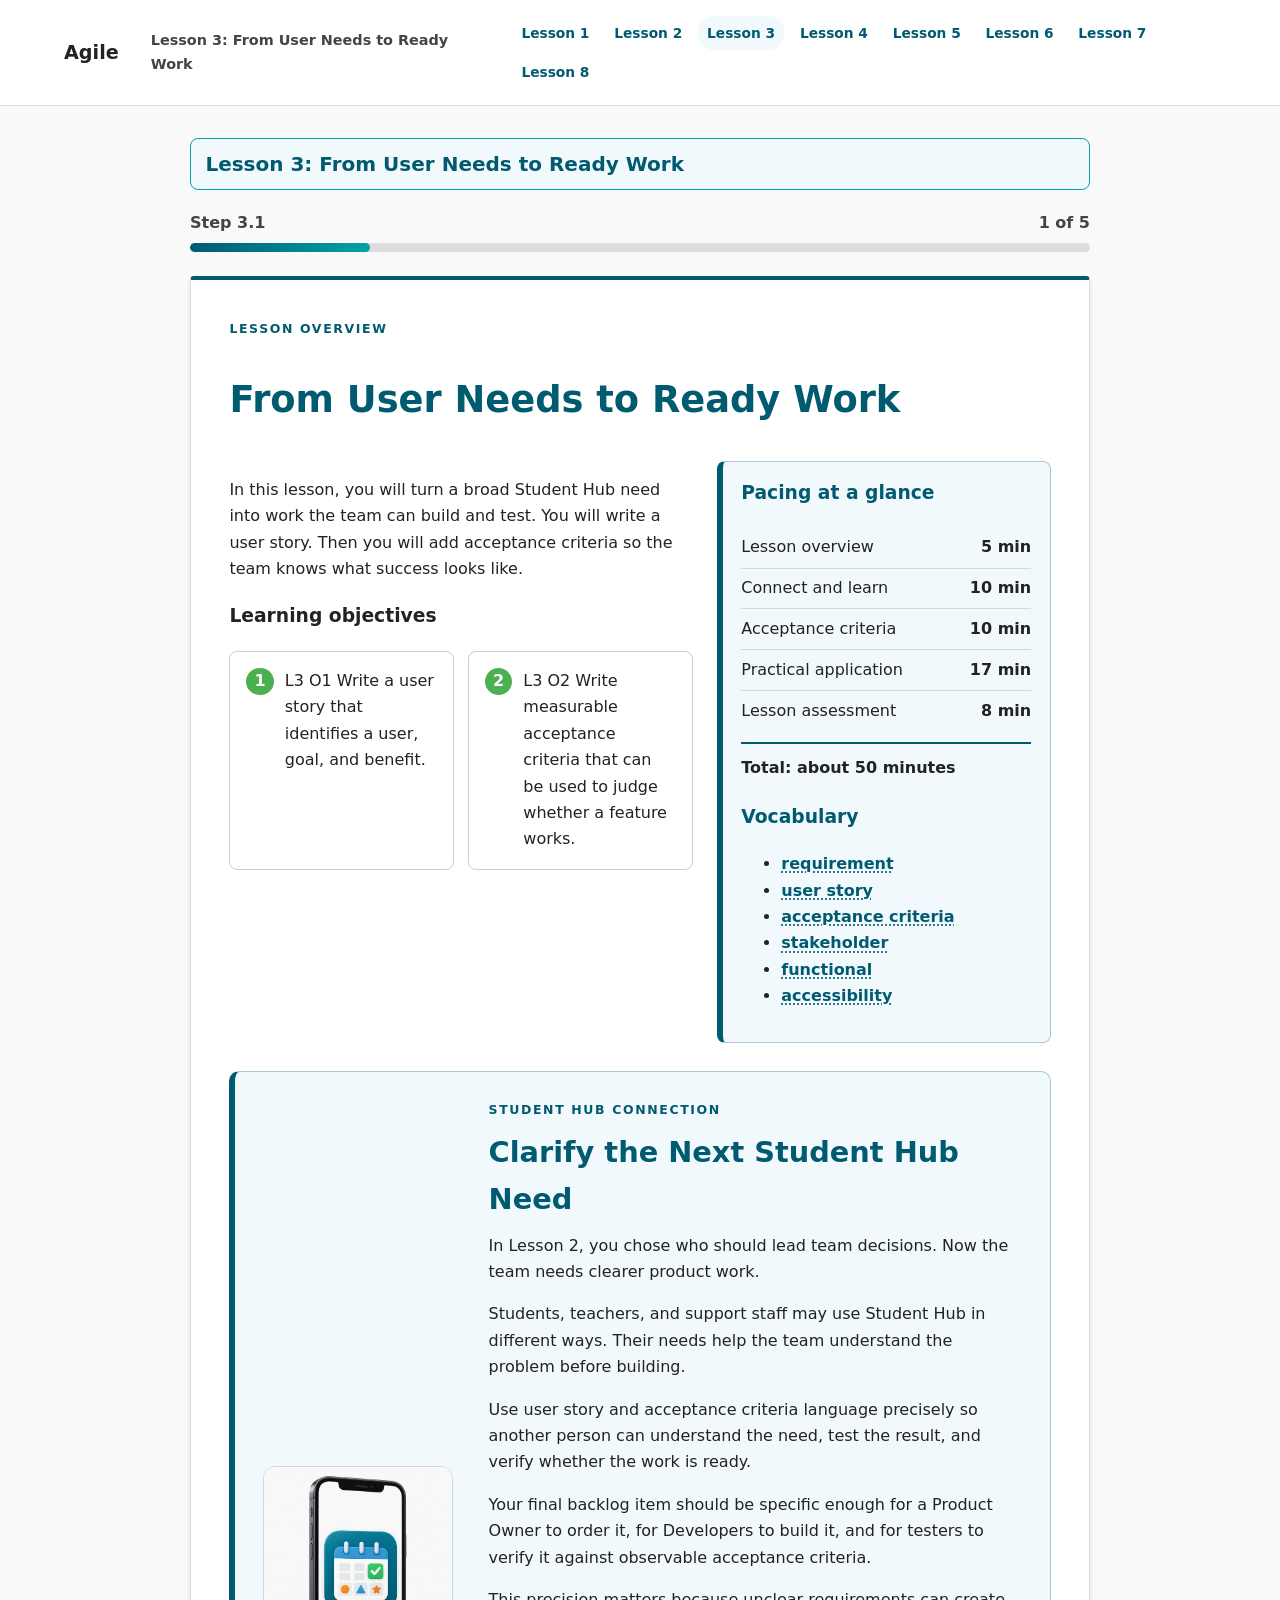
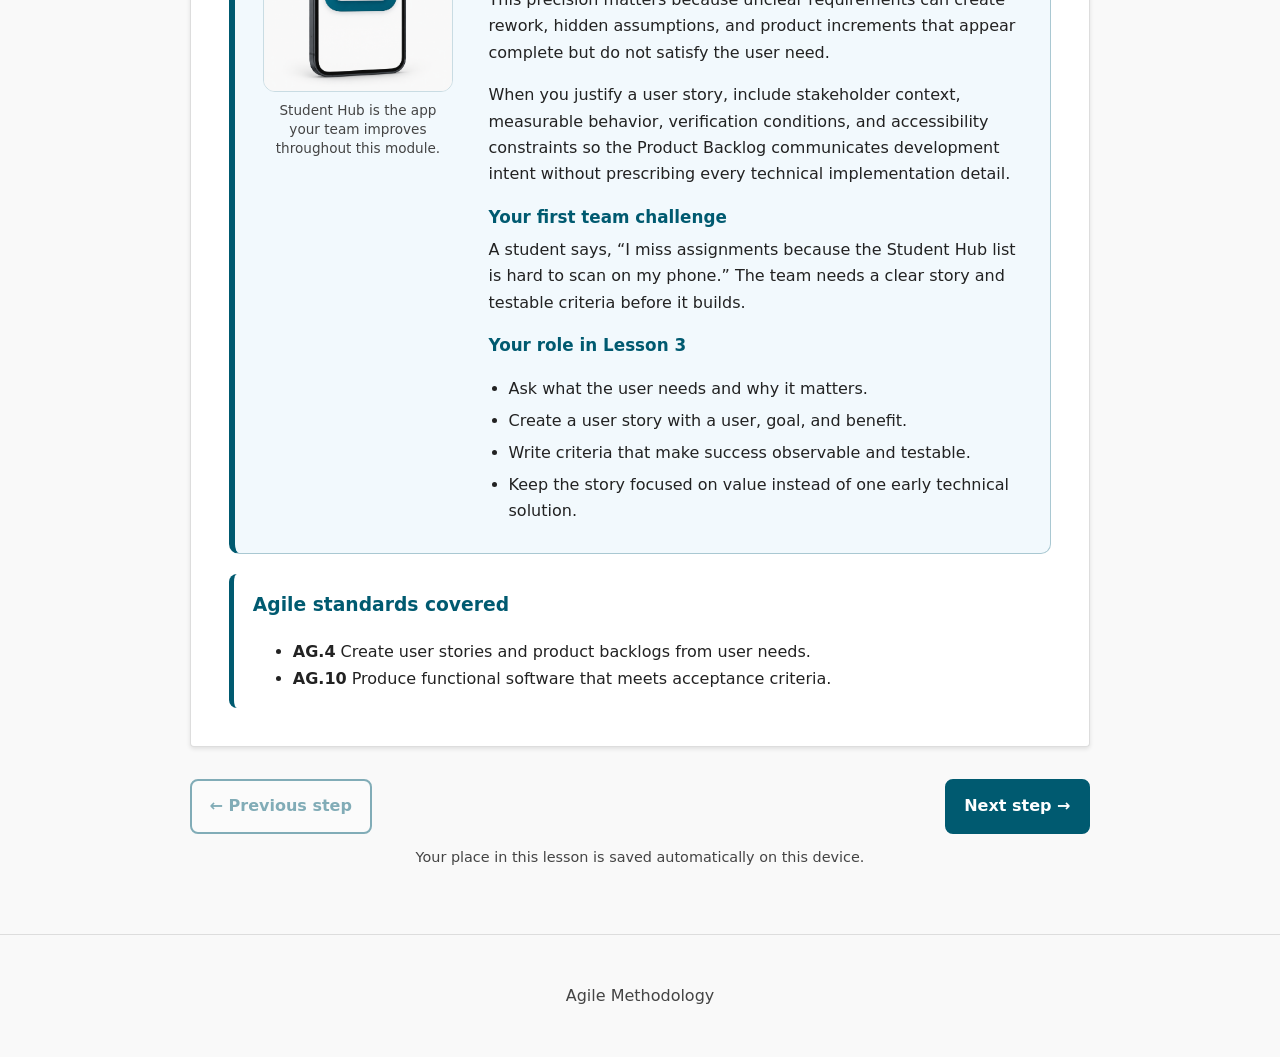
<file: lessons/lesson-3.html>
<!doctype html>
<html lang="en"><head><meta charset="utf-8"><meta name="viewport" content="width=device-width,initial-scale=1">
<meta name="description" content="In this lesson, you will turn a broad Student Hub need into work the team can build and test. You will write a user story. Then you will add acceptance criteria so the team knows what success looks like."><title>Lesson 3: From User Needs to Ready Work | Agile</title>
<link rel="stylesheet" href="../assets/styles.css?v=20260912-6"></head>
<body data-lesson="3"><a class="skip-link" href="#main">Skip to lesson</a>
<header class="site-header classroom-header"><a class="brand" href="../index.html">Agile</a><span class="classroom-label">Lesson 3: From User Needs to Ready Work</span><button class="menu-button" aria-expanded="false" aria-controls="course-nav">Lessons</button><nav id="course-nav"><a href="../lessons/lesson-1.html">Lesson 1</a><a href="../lessons/lesson-2.html">Lesson 2</a><a href="../lessons/lesson-3.html" aria-current="page">Lesson 3</a><a href="../lessons/lesson-4.html">Lesson 4</a><a href="../lessons/lesson-5.html">Lesson 5</a><a href="../lessons/lesson-6.html">Lesson 6</a><a href="../lessons/lesson-7.html">Lesson 7</a><a href="../lessons/lesson-8.html">Lesson 8</a></nav></header>
<main id="main"><header class="lesson-hero"><p class="lesson-identity">Lesson 3: From User Needs to Ready Work</p>
<div class="step-progress"><div class="progress-text"><span id="step-status">Step 3.1</span><span id="step-count">1 of 5</span></div><div class="progress" role="progressbar" aria-label="Lesson progress" aria-valuemin="1" aria-valuemax="5" aria-valuenow="1"><span style="width:20.00%"></span></div></div></header>
<div class="stepper"><section class="lesson-step overview" data-step-label="3.1"><p class="eyebrow">Lesson overview</p><h2>From User Needs to Ready Work</h2><div class="overview-grid"><div><p>In this lesson, you will turn a broad Student Hub need into work the team can build and test. You will write a user story. Then you will add acceptance criteria so the team knows what success looks like.</p><h3>Learning objectives</h3><ul class="objective-cards"><li>L3 O1 Write a user story that identifies a user, goal, and benefit.</li><li>L3 O2 Write measurable acceptance criteria that can be used to judge whether a feature works.</li></ul></div><aside class="overview-panel"><h3>Pacing at a glance</h3><ul class="lesson-pacing"><li><span>Lesson overview</span><strong>5 min</strong></li><li><span>Connect and learn</span><strong>10 min</strong></li><li><span>Acceptance criteria</span><strong>10 min</strong></li><li><span>Practical application</span><strong>17 min</strong></li><li><span>Lesson assessment</span><strong>8 min</strong></li></ul><p class="pacing-total"><strong>Total: about 50 minutes</strong></p><h3>Vocabulary</h3><ul><li><button class="vocab-link" type="button" data-term="requirement" data-definition="A need or condition the product should meet.">requirement</button></li><li><button class="vocab-link" type="button" data-term="user story" data-definition="A short description of a user’s need, goal, and reason for wanting a feature.">user story</button></li><li><button class="vocab-link" type="button" data-term="acceptance criteria" data-definition="Testable conditions that show whether a backlog item works as intended.">acceptance criteria</button></li><li><button class="vocab-link" type="button" data-term="stakeholder" data-definition="A person or group with an interest in the product or its results.">stakeholder</button></li><li><button class="vocab-link" type="button" data-term="functional" data-definition="Working in a way that performs the needed task.">functional</button></li><li><button class="vocab-link" type="button" data-term="accessibility" data-definition="Designing so people with different needs can use the product.">accessibility</button></li></ul></aside></div><section class="lesson-project-anchor" aria-labelledby="student-hub-title-3"><figure><img src="../assets/images/student-hub-phone.png" width="280" height="336" alt="A smartphone displaying a calendar style app icon with a checkmark and event markers."><figcaption>Student Hub is the app your team improves throughout this module.</figcaption></figure><div><p class="eyebrow">Student Hub connection</p><h3 id="student-hub-title-3">Clarify the Next Student Hub Need</h3><p>In Lesson 2, you chose who should lead team decisions. Now the team needs clearer product work.</p><p>Students, teachers, and support staff may use Student Hub in different ways. Their needs help the team understand the problem before building.</p><p>Use user story and acceptance criteria language precisely so another person can understand the need, test the result, and verify whether the work is ready.</p><p>Your final backlog item should be specific enough for a Product Owner to order it, for Developers to build it, and for testers to verify it against observable acceptance criteria.</p><p>This precision matters because unclear requirements can create rework, hidden assumptions, and product increments that appear complete but do not satisfy the user need.</p><p>When you justify a user story, include stakeholder context, measurable behavior, verification conditions, and accessibility constraints so the Product Backlog communicates development intent without prescribing every technical implementation detail.</p><h4>Your first team challenge</h4><p>A student says, “I miss assignments because the Student Hub list is hard to scan on my phone.” The team needs a clear story and testable criteria before it builds.</p><h4>Your role in Lesson 3</h4><ul class="lesson-list"><li>Ask what the user needs and why it matters.</li><li>Create a user story with a user, goal, and benefit.</li><li>Write criteria that make success observable and testable.</li><li>Keep the story focused on value instead of one early technical solution.</li></ul></div></section><section class="lesson-standards" aria-labelledby="lesson-standards-title-3"><h3 id="lesson-standards-title-3">Agile standards covered</h3><ul><li><strong>AG.4</strong> Create user stories and product backlogs from user needs.</li><li><strong>AG.10</strong> Produce functional software that meets acceptance criteria.</li></ul></section></section><section class="lesson-step" data-step-label="3.2" hidden><p class="eyebrow">Step 3.2 · Learn and check</p><h2>Connect</h2><p class="step-topic">User Stories</p><p class="step-time">Estimated time: 10 minutes</p><div class="next-move"><p><span aria-hidden="true">🚗</span> <strong>Your next move:</strong> Work on your own. A student says, “I miss assignments because the Student Hub list is hard to scan on my phone.” What does the team need to know before building? Keep two questions in mind.</p></div><h2>Watch</h2><section class="resource-card"><h3>How to Write Good User Stories</h3><p>Introduce user story format, examples, acceptance criteria, and INVEST as quality checks.</p><div class="video-embed"><iframe src="https://www.youtube.com/embed/7hoGqhb6qAs" title="Video: How to Write Good User Stories" loading="lazy" referrerpolicy="strict-origin-when-cross-origin" allow="accelerometer; clipboard-write; encrypted-media; gyroscope; picture-in-picture; web-share" allowfullscreen></iframe></div><div class="resource-actions"><a href="https://www.youtube.com/watch?v=7hoGqhb6qAs">Open video in new tab</a><a href="../content/transcripts/r021-how-to-write-good-user-stories-in-agile-transcript.md">Open transcript</a></div></section><h2>Learn</h2><div class="next-move"><p><span aria-hidden="true">📖</span> <strong>Your next move:</strong> Read the short explanation below. Look for how planning, feedback, and change work together.</p></div><p>LEARN, User needs often begin as broad requests. A software team needs to clarify the need before it builds. A user story is one common Agile practice. It is not an official Scrum artifact.</p><p>A common format is: As a [user], I want [goal], so that [benefit]. The user tells who needs the feature. The goal states what the person needs. The benefit explains why it matters.</p><p>A strong user story focuses on value. It does not force one solution too early. For Student Hub, the team should understand the student’s problem before choosing a design or code change.</p><section class="question-set" aria-label="Check for understanding"><h3>Check for understanding</h3><article class="question" data-correct="[&quot;b&quot;]" data-feedback-correct="Correct. This story names the user, goal, and benefit." data-feedback-incorrect="Look for the choice that names who needs something, what they need, and why it matters."><h4>Question 1</h4><p>Which user story best keeps the focus on user value?</p><div class="choices"><label><input type="radio" name="check-3-2-1" value="a"> <span>Add a bigger button to the assignment page.</span></label><label><input type="radio" name="check-3-2-1" value="b"> <span>As a student using a phone, I want to scan assignments by due date so that I can plan upcoming work.</span></label><label><input type="radio" name="check-3-2-1" value="c"> <span>The team should redesign the whole Student Hub app.</span></label><label><input type="radio" name="check-3-2-1" value="d"> <span>Students need something better.</span></label></div><button class="check-answer" type="button">Check my answer</button><div class="feedback" role="status" hidden></div></article><article class="question" data-correct="[&quot;a&quot;]" data-feedback-correct="Correct. The story names the user, the need, and the value." data-feedback-incorrect="Look for the user, the need, and the reason the feature matters."><h4>Question 2</h4><p>Which user story keeps the user need and value clear?</p><div class="choices"><label><input type="radio" name="check-3-2-2" value="a"> <span>As a learner, I want assignment dates grouped by course so I can plan my week.</span></label><label><input type="radio" name="check-3-2-2" value="b"> <span>Add course grouping to the app because it seems useful.</span></label><label><input type="radio" name="check-3-2-2" value="c"> <span>Make the page look better before the next Sprint ends.</span></label><label><input type="radio" name="check-3-2-2" value="d"> <span>The team should update the assignment screen.</span></label></div><button class="check-answer" type="button">Check my answer</button><div class="feedback" role="status" hidden></div></article></section><details class="source-foundation"><summary>Source Foundation</summary><ul><li><a href="https://scrumguides.org/scrum-guide.html">The 2020 Scrum Guide</a></li><li><a href="https://www.youtube.com/watch?v=7hoGqhb6qAs">How to write good User Stories in Agile</a> <a href="../content/transcripts/r021-how-to-write-good-user-stories-in-agile-transcript.md">transcript</a></li></ul></details></section><section class="lesson-step" data-step-label="3.3" hidden><p class="eyebrow">Step 3.3 · Learn and check</p><h2>Acceptance Criteria Make Work Testable</h2><p class="step-time">Estimated time: 10 minutes</p><div class="next-move"><p><span aria-hidden="true">▶️</span> <strong>Your next move:</strong> Watch for how acceptance criteria help a team decide whether a story is ready to build and complete.</p></div><section class="resource-card"><h3>Acceptance Criteria and Agile Scrum Planning</h3><p>Reinforce how acceptance criteria help a team decide whether a user story is ready and complete.</p><div class="video-embed"><iframe src="https://www.youtube.com/embed/DcBukZKwg7A" title="Video: Acceptance Criteria and Agile Scrum Planning" loading="lazy" referrerpolicy="strict-origin-when-cross-origin" allow="accelerometer; clipboard-write; encrypted-media; gyroscope; picture-in-picture; web-share" allowfullscreen></iframe></div><div class="resource-actions"><a href="https://www.youtube.com/watch?v=DcBukZKwg7A">Open video in new tab</a><a href="../content/transcripts/r018-acceptance-criteria-and-agile-scrum-planning-transcript.md">Open transcript</a></div></section><p>Acceptance criteria describe what must be true for a story to work. Each criterion should be observable and testable. A tester should be able to check it without guessing.</p><p>Criteria describe product results, not development tasks. “Build the filter quickly” is not testable enough. “Keyboard users can reach and use the date filter” is testable because someone can try it.</p><p>Acceptance criteria also help the team protect access and quality. For Student Hub, the team can include criteria for small screens, keyboard use, clear messages, and correct results.</p><p>The Product Backlog may contain user stories, but Scrum does not require that format. Developers use clear backlog items and the Definition of Done to create a usable Increment.</p><p>Professional teams avoid vague backlog work because vague work creates rework, missed expectations, and testing confusion.</p><p>Acceptance criteria should describe observable behavior, conditions, and results so the team can inspect the Increment against shared evidence.</p><section class="worked-example" aria-labelledby="worked-example-title"><h3 id="worked-example-title">Add criteria to the Student Hub story</h3><p>Use the story from Step 3.2. Then write criteria another person can test.</p><dl><div class="worked-example-row"><dt>Story</dt><dd>As a student using a phone, I want to scan assignments by due date so that I can plan upcoming work.</dd></div><div class="worked-example-row"><dt>Criterion 1</dt><dd>Assignment cards show the course name and due date on a small screen without cutting off the text.</dd></div><div class="worked-example-row"><dt>Criterion 2</dt><dd>Keyboard users can move through the assignment list in due date order.</dd></div><div class="worked-example-row"><dt>Criterion 3</dt><dd>When no assignments match the filter, Student Hub shows a clear message.</dd></div></dl></section><section class="question-set" aria-label="Check for understanding"><h3>Check for understanding</h3><article class="question" data-correct="[&quot;c&quot;]" data-feedback-correct="Correct. A tester can observe whether a keyboard user can reach and use the filter." data-feedback-incorrect="Choose a product result that can be observed and tested."><h4>Question 1</h4><p>Which acceptance criterion is easiest for another person to test?</p><div class="choices"><label><input type="radio" name="check-3-3-1" value="a"> <span>The calendar should look modern.</span></label><label><input type="radio" name="check-3-3-1" value="b"> <span>Students will probably like the filter.</span></label><label><input type="radio" name="check-3-3-1" value="c"> <span>Keyboard users can reach and use the date filter.</span></label><label><input type="radio" name="check-3-3-1" value="d"> <span>The team should build the feature quickly.</span></label></div><button class="check-answer" type="button">Check my answer</button><div class="feedback" role="status" hidden></div></article><article class="question" data-correct="[&quot;a&quot;]" data-feedback-correct="Correct. A tester can observe whether only the selected course assignments appear." data-feedback-incorrect="A strong acceptance criterion is specific and testable without guessing."><h4>Question 2</h4><p>Which acceptance criterion is easiest to test?</p><div class="choices"><label><input type="radio" name="check-3-3-2" value="a"> <span>Given the learner filters by course, then only assignments from that course appear.</span></label><label><input type="radio" name="check-3-3-2" value="b"> <span>The course filter should feel helpful to most learners.</span></label><label><input type="radio" name="check-3-3-2" value="c"> <span>The assignment page should be better than before.</span></label><label><input type="radio" name="check-3-3-2" value="d"> <span>Learners should like the updated screen.</span></label></div><button class="check-answer" type="button">Check my answer</button><div class="feedback" role="status" hidden></div></article></section><details class="source-foundation"><summary>Source Foundation</summary><ul><li><a href="https://scrumguides.org/scrum-guide.html">The 2020 Scrum Guide</a></li><li><a href="https://www.youtube.com/watch?v=DcBukZKwg7A">Acceptance Criteria and Agile Scrum Planning</a> <a href="../content/transcripts/r018-acceptance-criteria-and-agile-scrum-planning-transcript.md">transcript</a></li></ul></details></section><section class="lesson-step classroom-activity" data-step-label="3.4" hidden><p class="eyebrow">Step 3.4 · Practical application</p><h2>Turn a Need into Ready Work</h2><p class="step-time">Estimated time: 17 minutes</p><p>Create a user story and acceptance criteria from stakeholder evidence.</p><ol><li>Select one career field below.</li><li>Read the stakeholder need.</li><li>Write one user story with a user, goal, and benefit.</li><li>Write three acceptance criteria that another person can test.</li><li>Check that the story focuses on value and does not require one early solution.</li></ol><section class="decision-guide" aria-labelledby="decision-guide-title"><h3 id="decision-guide-title">Ready work checklist</h3><p>Use this checklist before you submit your story and criteria.</p><div class="decision-guide-grid"><article class="decision-guide-card"><h4>User</h4><dl><div><dt>Choose</dt><dd>Who needs this?</dd></div><div><dt>Why</dt><dd>The team knows whose problem it is solving.</dd></div></dl></article><article class="decision-guide-card"><h4>Goal</h4><dl><div><dt>Choose</dt><dd>What does the user need?</dd></div><div><dt>Why</dt><dd>The work has a clear product outcome.</dd></div></dl></article><article class="decision-guide-card"><h4>Benefit</h4><dl><div><dt>Choose</dt><dd>Why does it matter?</dd></div><div><dt>Why</dt><dd>The story stays focused on value.</dd></div></dl></article><article class="decision-guide-card"><h4>Test</h4><dl><div><dt>Choose</dt><dd>Can someone check it?</dd></div><div><dt>Why</dt><dd>The team can tell whether the work is done.</dd></div></dl></article></div></section><div class="application-card program-application"><label for="program-select"><strong>Select your career field</strong></label><select id="program-select"><option value="">Choose a field</option><option value="Software Development">Software Development</option><option value="Cybersecurity">Cybersecurity</option><option value="Data Science">Data Science</option><option value="Artificial Intelligence">Artificial Intelligence</option><option value="Game Development">Game Development</option><option value="Physical Computing">Physical Computing</option></select><button class="step-button program-start" type="button">Start my scenario</button><p class="save-note">Complete one career scenario. You may choose another afterward for optional practice.</p><div class="scenario-deck"><article class="scenario-card program-scenario-card" data-program="Software Development" hidden><p class="scenario-category">Your selected program: Software Development</p><p><strong>Situation:</strong> A student misses assignments because the Student Hub list is hard to scan on a phone. The team needs a story and testable criteria before it builds.</p><label for="scenario-3-1-1">Write one user story for this need.</label><textarea id="scenario-3-1-1" rows="3"></textarea><label for="scenario-3-1-2">Write three acceptance criteria another person can test.</label><textarea id="scenario-3-1-2" rows="3"></textarea><label for="scenario-3-1-3">Include at least one access, safety, accuracy, or usability criterion that fits the work.</label><textarea id="scenario-3-1-3" rows="3"></textarea><button class="scenario-exemplar" type="button">Compare with an exemplar</button><div class="feedback exemplar-feedback" role="status" hidden>A strong response names a student user, states a useful goal and benefit, includes three observable criteria, addresses access, and avoids one early solution.</div></article><article class="scenario-card program-scenario-card" data-program="Cybersecurity" hidden><p class="scenario-category">Your selected program: Cybersecurity</p><p><strong>Situation:</strong> A student using a shared lab computer says Student Hub stays signed in after they leave. The team needs work that protects the account and keeps sign in clear.</p><label for="scenario-3-2-1">Write one user story for this need.</label><textarea id="scenario-3-2-1" rows="3"></textarea><label for="scenario-3-2-2">Write three acceptance criteria another person can test.</label><textarea id="scenario-3-2-2" rows="3"></textarea><label for="scenario-3-2-3">Include at least one access, safety, accuracy, or usability criterion that fits the work.</label><textarea id="scenario-3-2-3" rows="3"></textarea><button class="scenario-exemplar" type="button">Compare with an exemplar</button><div class="feedback exemplar-feedback" role="status" hidden>A strong response names the shared device user, states a security goal and benefit, includes testable sign out criteria, and avoids one early technical fix.</div></article><article class="scenario-card program-scenario-card" data-program="Data Science" hidden><p class="scenario-category">Your selected program: Data Science</p><p><strong>Situation:</strong> A teacher says the Student Hub progress dashboard shows old data. Students may plan work using information that is no longer current.</p><label for="scenario-3-3-1">Write one user story for this need.</label><textarea id="scenario-3-3-1" rows="3"></textarea><label for="scenario-3-3-2">Write three acceptance criteria another person can test.</label><textarea id="scenario-3-3-2" rows="3"></textarea><label for="scenario-3-3-3">Include at least one access, safety, accuracy, or usability criterion that fits the work.</label><textarea id="scenario-3-3-3" rows="3"></textarea><button class="scenario-exemplar" type="button">Compare with an exemplar</button><div class="feedback exemplar-feedback" role="status" hidden>A strong response names the dashboard user, states the need for current data, includes criteria for freshness labels or update timing, and makes the result testable.</div></article><article class="scenario-card program-scenario-card" data-program="Artificial Intelligence" hidden><p class="scenario-category">Your selected program: Artificial Intelligence</p><p><strong>Situation:</strong> A learner says the Student Hub study helper sometimes leaves key assignment details out of its summaries. The team needs work about accurate summaries.</p><label for="scenario-3-4-1">Write one user story for this need.</label><textarea id="scenario-3-4-1" rows="3"></textarea><label for="scenario-3-4-2">Write three acceptance criteria another person can test.</label><textarea id="scenario-3-4-2" rows="3"></textarea><label for="scenario-3-4-3">Include at least one access, safety, accuracy, or usability criterion that fits the work.</label><textarea id="scenario-3-4-3" rows="3"></textarea><button class="scenario-exemplar" type="button">Compare with an exemplar</button><div class="feedback exemplar-feedback" role="status" hidden>A strong response names the learner user, states the need for accurate summary support, includes criteria for required details or review checks, and keeps value clear.</div></article><article class="scenario-card program-scenario-card" data-program="Game Development" hidden><p class="scenario-category">Your selected program: Game Development</p><p><strong>Situation:</strong> A student says a Student Hub practice game is hard to use because the controls do not work well for left handed players. The team needs work about control options.</p><label for="scenario-3-5-1">Write one user story for this need.</label><textarea id="scenario-3-5-1" rows="3"></textarea><label for="scenario-3-5-2">Write three acceptance criteria another person can test.</label><textarea id="scenario-3-5-2" rows="3"></textarea><label for="scenario-3-5-3">Include at least one access, safety, accuracy, or usability criterion that fits the work.</label><textarea id="scenario-3-5-3" rows="3"></textarea><button class="scenario-exemplar" type="button">Compare with an exemplar</button><div class="feedback exemplar-feedback" role="status" hidden>A strong response names the player user, states the need for usable controls, includes testable criteria for input options, and includes access or usability.</div></article><article class="scenario-card program-scenario-card" data-program="Physical Computing" hidden><p class="scenario-category">Your selected program: Physical Computing</p><p><strong>Situation:</strong> A student says a Student Hub connected sensor reminder does not clearly show when a device reading is out of range. The team needs safe, clear alerts.</p><label for="scenario-3-6-1">Write one user story for this need.</label><textarea id="scenario-3-6-1" rows="3"></textarea><label for="scenario-3-6-2">Write three acceptance criteria another person can test.</label><textarea id="scenario-3-6-2" rows="3"></textarea><label for="scenario-3-6-3">Include at least one access, safety, accuracy, or usability criterion that fits the work.</label><textarea id="scenario-3-6-3" rows="3"></textarea><button class="scenario-exemplar" type="button">Compare with an exemplar</button><div class="feedback exemplar-feedback" role="status" hidden>A strong response names the device user, states the need for clear sensor alerts, includes testable warning criteria, and addresses safety or usability.</div></article></div></div><section class="team-handoff" aria-labelledby="team-handoff-title"><h3 id="team-handoff-title">Lesson 4 handoff</h3><label for="team-handoff-3">Which part of your story should move near the top of the Product Backlog?</label><textarea id="team-handoff-3" rows="2"></textarea><p class="save-note">Keep this short note. You will use it when the team orders Student Hub backlog work in Lesson 4.</p></section></section><section class="lesson-step assessment-callout" data-step-label="3.5" hidden><p class="eyebrow">Step 3.5 · Lesson assessment</p><h2>Lesson 3 Assessment</h2><p class="step-time">Estimated time: 8 minutes</p><div class="next-move"><p><span aria-hidden="true">✅</span> <strong>Your next move:</strong> Return to your course and complete the lesson assessment. You may attempt it up to 3 times. The mastery target is 80%. Follow your instructor’s directions for submission and results.</p></div><p>The public lesson site does not collect your assessment answers or personal information.</p></section><p class="sr-only" id="step-announcement" aria-live="polite"></p>
<nav class="step-controls" aria-label="Lesson step navigation"><button class="step-button secondary" id="previous-step" type="button">← Previous step</button><button class="step-button" id="next-step" type="button">Next step →</button></nav><p class="step-help">Your place in this lesson is saved automatically on this device.</p></div></main>
<footer><p>Agile Methodology</p></footer><script src="../assets/app.js"></script></body></html>
</file>
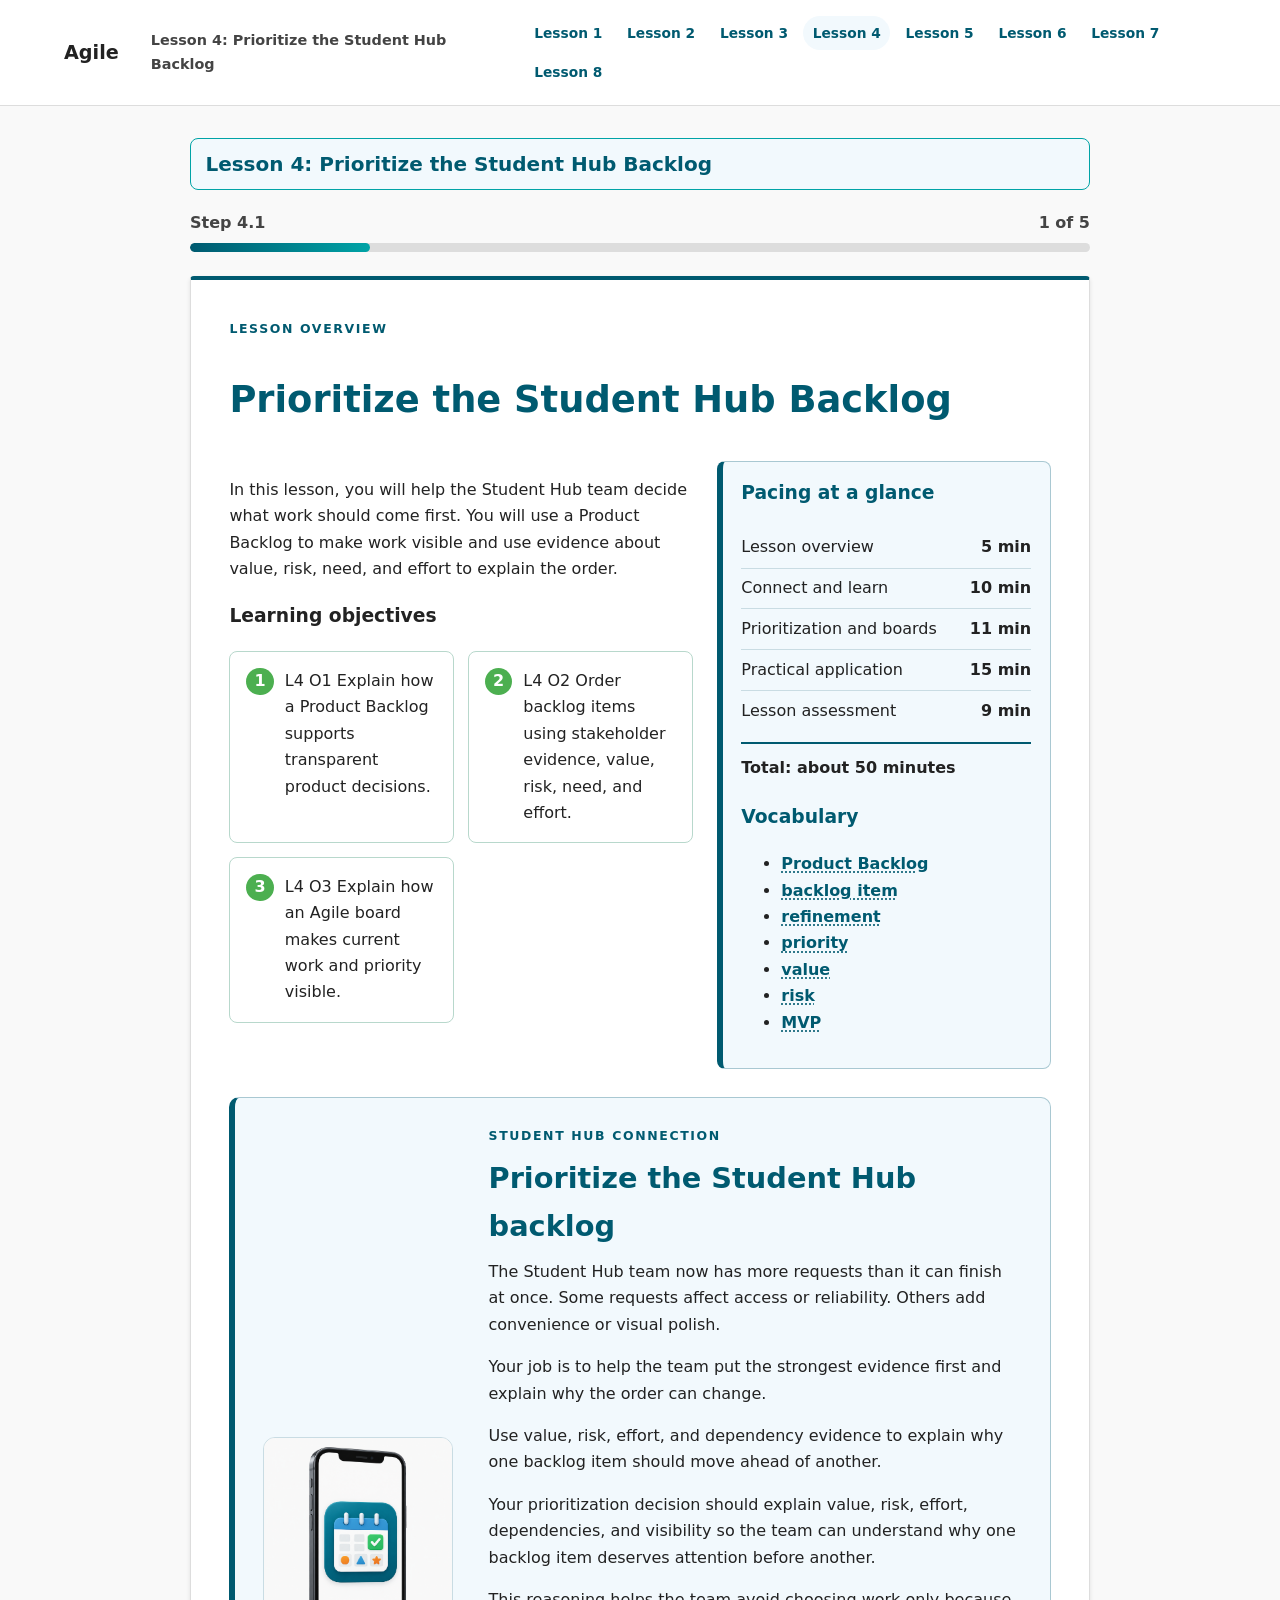
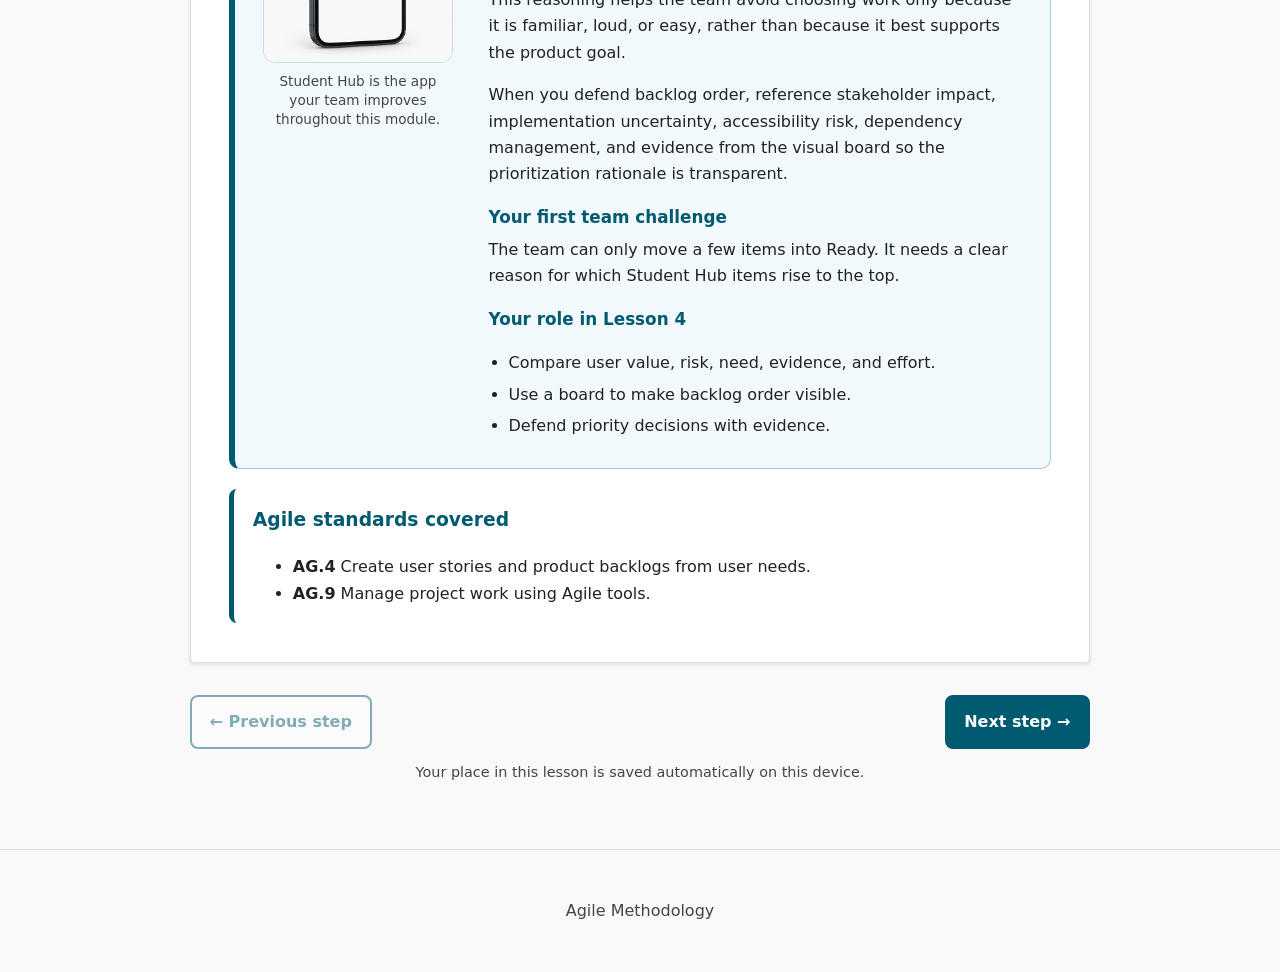
<file: lessons/lesson-4.html>
<!doctype html>
<html lang="en"><head><meta charset="utf-8"><meta name="viewport" content="width=device-width,initial-scale=1">
<meta name="description" content="In this lesson, you will help the Student Hub team decide what work should come first. You will use a Product Backlog to make work visible and use evidence about value, risk, need, and effort to explain the order."><title>Lesson 4: Prioritize the Student Hub Backlog | Agile</title>
<link rel="stylesheet" href="../assets/styles.css?v=20260912-6"></head>
<body data-lesson="4"><a class="skip-link" href="#main">Skip to lesson</a>
<header class="site-header classroom-header"><a class="brand" href="../index.html">Agile</a><span class="classroom-label">Lesson 4: Prioritize the Student Hub Backlog</span><button class="menu-button" aria-expanded="false" aria-controls="course-nav">Lessons</button><nav id="course-nav"><a href="../lessons/lesson-1.html">Lesson 1</a><a href="../lessons/lesson-2.html">Lesson 2</a><a href="../lessons/lesson-3.html">Lesson 3</a><a href="../lessons/lesson-4.html" aria-current="page">Lesson 4</a><a href="../lessons/lesson-5.html">Lesson 5</a><a href="../lessons/lesson-6.html">Lesson 6</a><a href="../lessons/lesson-7.html">Lesson 7</a><a href="../lessons/lesson-8.html">Lesson 8</a></nav></header>
<main id="main"><header class="lesson-hero"><p class="lesson-identity">Lesson 4: Prioritize the Student Hub Backlog</p>
<div class="step-progress"><div class="progress-text"><span id="step-status">Step 4.1</span><span id="step-count">1 of 5</span></div><div class="progress" role="progressbar" aria-label="Lesson progress" aria-valuemin="1" aria-valuemax="5" aria-valuenow="1"><span style="width:20.00%"></span></div></div></header>
<div class="stepper"><section class="lesson-step overview" data-step-label="4.1"><p class="eyebrow">Lesson overview</p><h2>Prioritize the Student Hub Backlog</h2><div class="overview-grid"><div><p>In this lesson, you will help the Student Hub team decide what work should come first. You will use a Product Backlog to make work visible and use evidence about value, risk, need, and effort to explain the order.</p><h3>Learning objectives</h3><ul class="objective-cards"><li>L4 O1 Explain how a Product Backlog supports transparent product decisions.</li><li>L4 O2 Order backlog items using stakeholder evidence, value, risk, need, and effort.</li><li>L4 O3 Explain how an Agile board makes current work and priority visible.</li></ul></div><aside class="overview-panel"><h3>Pacing at a glance</h3><ul class="lesson-pacing"><li><span>Lesson overview</span><strong>5 min</strong></li><li><span>Connect and learn</span><strong>10 min</strong></li><li><span>Prioritization and boards</span><strong>11 min</strong></li><li><span>Practical application</span><strong>15 min</strong></li><li><span>Lesson assessment</span><strong>9 min</strong></li></ul><p class="pacing-total"><strong>Total: about 50 minutes</strong></p><h3>Vocabulary</h3><ul><li><button class="vocab-link" type="button" data-term="Product Backlog" data-definition="An ordered list of work needed to improve the product.">Product Backlog</button></li><li><button class="vocab-link" type="button" data-term="backlog item" data-definition="One piece of work in the Product Backlog, such as a feature, fix, or research task.">backlog item</button></li><li><button class="vocab-link" type="button" data-term="refinement" data-definition="Ongoing work to make backlog items clearer, smaller, and ready for future planning.">refinement</button></li><li><button class="vocab-link" type="button" data-term="priority" data-definition="The relative importance or order of work.">priority</button></li><li><button class="vocab-link" type="button" data-term="value" data-definition="The benefit a product or feature gives to users, stakeholders, or the team.">value</button></li><li><button class="vocab-link" type="button" data-term="risk" data-definition="Something that could cause harm, delay, confusion, or poor quality if not handled.">risk</button></li><li><button class="vocab-link" type="button" data-term="MVP" data-definition="The smallest usable version of a product that can deliver value and support learning.">MVP</button></li></ul></aside></div><section class="lesson-project-anchor" aria-labelledby="student-hub-title-4"><figure><img src="../assets/images/student-hub-phone.png" width="280" height="336" alt="A smartphone displaying a calendar style app icon with a checkmark and event markers."><figcaption>Student Hub is the app your team improves throughout this module.</figcaption></figure><div><p class="eyebrow">Student Hub connection</p><h3 id="student-hub-title-4">Prioritize the Student Hub backlog</h3><p>The Student Hub team now has more requests than it can finish at once. Some requests affect access or reliability. Others add convenience or visual polish.</p><p>Your job is to help the team put the strongest evidence first and explain why the order can change.</p><p>Use value, risk, effort, and dependency evidence to explain why one backlog item should move ahead of another.</p><p>Your prioritization decision should explain value, risk, effort, dependencies, and visibility so the team can understand why one backlog item deserves attention before another.</p><p>This reasoning helps the team avoid choosing work only because it is familiar, loud, or easy, rather than because it best supports the product goal.</p><p>When you defend backlog order, reference stakeholder impact, implementation uncertainty, accessibility risk, dependency management, and evidence from the visual board so the prioritization rationale is transparent.</p><h4>Your first team challenge</h4><p>The team can only move a few items into Ready. It needs a clear reason for which Student Hub items rise to the top.</p><h4>Your role in Lesson 4</h4><ul class="lesson-list"><li>Compare user value, risk, need, evidence, and effort.</li><li>Use a board to make backlog order visible.</li><li>Defend priority decisions with evidence.</li></ul></div></section><section class="lesson-standards" aria-labelledby="lesson-standards-title-4"><h3 id="lesson-standards-title-4">Agile standards covered</h3><ul><li><strong>AG.4</strong> Create user stories and product backlogs from user needs.</li><li><strong>AG.9</strong> Manage project work using Agile tools.</li></ul></section></section><section class="lesson-step" data-step-label="4.2" hidden><p class="eyebrow">Step 4.2 · Learn and check</p><h2>Connect</h2><p class="step-topic">One Backlog, Changing Order</p><p class="step-time">Estimated time: 10 minutes</p><div class="next-move"><p><span aria-hidden="true">🚗</span> <strong>Your next move:</strong> Work on your own. The Student Hub team can complete only two of five requests. What facts would you want before choosing? Keep two kinds of evidence in mind.</p></div><h2>Watch</h2><section class="resource-card"><h3>11, Product Backlog, Scrum Foundations eLearning Series</h3><p>Explain the Product Backlog and support evidence based ordering.</p><div class="video-embed"><iframe src="https://www.youtube.com/embed/vbKcZiA_4iM" title="Video: 11, Product Backlog, Scrum Foundations eLearning Series" loading="lazy" referrerpolicy="strict-origin-when-cross-origin" allow="accelerometer; clipboard-write; encrypted-media; gyroscope; picture-in-picture; web-share" allowfullscreen></iframe></div><div class="resource-actions"><a href="https://youtu.be/vbKcZiA_4iM">Open video in new tab</a><a href="../content/transcripts/r003-11-product-backlog-scrum-foundations-elearning-series-transcript.md">Open transcript</a></div></section><h2>Learn</h2><div class="next-move"><p><span aria-hidden="true">📖</span> <strong>Your next move:</strong> Read the short explanation below. Look for how planning, feedback, and change work together.</p></div><p>A Product Backlog is an ordered list of work needed to improve a product. It is the single source of work for the Scrum Team.</p><p>Backlog items may describe features, fixes, research, or other needs. The Product Owner is accountable for Product Backlog management. This includes making items clear and ordering them to improve product value.</p><p>An ordered backlog is not a fixed promise. The team changes it as users give feedback and new risks appear. Teams may consider user value, urgency, risk, evidence, need, and effort.</p><p>For example, an access barrier may move above a color theme request because it blocks students from using the product. Effort matters, but the smallest item is not always the most valuable.</p><section class="question-set" aria-label="Check for understanding"><h3>Check for understanding</h3><article class="question" data-correct="[&quot;b&quot;]" data-feedback-correct="Correct. New evidence about an access barrier can justify changing the backlog order." data-feedback-incorrect="A Product Backlog can change when evidence shows a more valuable or urgent need."><h4>Question 1</h4><p>New tests show that keyboard users cannot open the Student Hub date filter. What is the best backlog response?</p><div class="choices"><label><input type="radio" name="check-4-2-1" value="a"> <span>Keep the order because changing it would break the plan.</span></label><label><input type="radio" name="check-4-2-1" value="b"> <span>Move the access fix higher and record the new evidence.</span></label><label><input type="radio" name="check-4-2-1" value="c"> <span>Place the smallest item first, even if it has little value.</span></label><label><input type="radio" name="check-4-2-1" value="d"> <span>Remove every item that is not an access fix.</span></label></div><button class="check-answer" type="button">Check my answer</button><div class="feedback" role="status" hidden></div></article><article class="question" data-correct="[&quot;a&quot;]" data-feedback-correct="Correct. A barrier that blocks use should move high in the backlog." data-feedback-incorrect="Think about user value and risk. A feature people cannot use needs attention."><h4>Question 2</h4><p>Which backlog item should move higher when keyboard users cannot open the date filter?</p><div class="choices"><label><input type="radio" name="check-4-2-2" value="a"> <span>Fix the date filter keyboard barrier.</span></label><label><input type="radio" name="check-4-2-2" value="b"> <span>Change the Student Hub icon color.</span></label><label><input type="radio" name="check-4-2-2" value="c"> <span>Add a new welcome message.</span></label><label><input type="radio" name="check-4-2-2" value="d"> <span>Write a longer team update.</span></label></div><button class="check-answer" type="button">Check my answer</button><div class="feedback" role="status" hidden></div></article></section><details class="source-foundation"><summary>Source Foundation</summary><ul><li><a href="https://scrumguides.org/scrum-guide.html">The 2020 Scrum Guide</a></li><li><a href="https://youtu.be/vbKcZiA_4iM">11, Product Backlog, Scrum Foundations eLearning Series</a> <a href="../content/transcripts/r003-11-product-backlog-scrum-foundations-elearning-series-transcript.md">transcript</a></li></ul></details></section><section class="lesson-step" data-step-label="4.3" hidden><p class="eyebrow">Step 4.3 · Learn and check</p><h2>Prioritization and Visible Work</h2><p class="step-time">Estimated time: 11 minutes</p><div class="next-move"><p><span aria-hidden="true">▶️</span> <strong>Your next move:</strong> As you watch and read, look for how cards and columns help a team see what work is ready, active, blocked, or done.</p></div><section class="resource-card"><h3>What Is Kanban?</h3><p>Show how Kanban boards, cards, and columns make work visible and help teams notice flow.</p><div class="video-embed"><iframe src="https://www.youtube.com/embed/iVaFVa7HYj4" title="Video: What Is Kanban?" loading="lazy" referrerpolicy="strict-origin-when-cross-origin" allow="accelerometer; clipboard-write; encrypted-media; gyroscope; picture-in-picture; web-share" allowfullscreen></iframe></div><div class="resource-actions"><a href="https://www.youtube.com/watch?v=iVaFVa7HYj4">Open video in new tab</a><a href="../content/transcripts/r022-what-is-kanban-agile-coach-transcript.md">Open transcript</a></div></section><p>A team can use a simple board to make work visible. A priority board can show what is Ready, Next, or Later. A workflow board can show what is Ready, In Progress, Blocked, or Done.</p><p>The board helps people see the current order and discuss changes. It does not choose priorities for the team.</p><p>The Product Owner remains accountable for Product Backlog ordering. Kanban style boards are common Agile tools, but they are not required Scrum artifacts.</p><p>A minimum viable product, or MVP, is the smallest usable version of a product that can provide value and support learning. MVP is a common product planning term, not a required Scrum artifact. An MVP should still meet quality and access needs.</p><p>When evidence conflicts, ask which item creates the most value or reduces the greatest risk. Also consider who is affected and how strong the evidence is. Record a short reason for each high priority item so the decision can be reviewed later.</p><figure class="instructional-figure"><button class="image-zoom" type="button" aria-label="Enlarge instructional graphic"><img src="../assets/images/lesson-04-visible-work-board.png" alt="Student Hub graphic showing an ordered Product Backlog next to a visible work board with Ready, In Progress, Blocked, and Done columns."></button><figcaption>The backlog explains why work comes first. The board shows where each item is now.</figcaption></figure><section class="question-set" aria-label="Check for understanding"><h3>Check for understanding</h3><article class="question" data-correct="[&quot;a&quot;]" data-feedback-correct="Correct. A board helps the team see and discuss work." data-feedback-incorrect="A board displays information. It does not make product decisions or guarantee completion."><h4>Question 1</h4><p>What is the main purpose of a simple Agile board?</p><div class="choices"><label><input type="radio" name="check-4-3-1" value="a"> <span>Make work and its current order visible.</span></label><label><input type="radio" name="check-4-3-1" value="b"> <span>Replace the Product Owner&#x27;s decisions.</span></label><label><input type="radio" name="check-4-3-1" value="c"> <span>Prove that every item will be completed.</span></label><label><input type="radio" name="check-4-3-1" value="d"> <span>Assign all tasks to individual Developers.</span></label></div><button class="check-answer" type="button">Check my answer</button><div class="feedback" role="status" hidden></div></article><article class="question" data-correct="[&quot;a&quot;]" data-feedback-correct="Correct. A board helps the team see work status and blockers." data-feedback-incorrect="Review the purpose of visible work. The board should show work status clearly."><h4>Question 2</h4><p>What should a simple Agile board make visible?</p><div class="choices"><label><input type="radio" name="check-4-3-2" value="a"> <span>What is waiting, in progress, done, and blocked.</span></label><label><input type="radio" name="check-4-3-2" value="b"> <span>Only the names of team members.</span></label><label><input type="radio" name="check-4-3-2" value="c"> <span>Only the final product grade.</span></label><label><input type="radio" name="check-4-3-2" value="d"> <span>Private notes that users cannot see.</span></label></div><button class="check-answer" type="button">Check my answer</button><div class="feedback" role="status" hidden></div></article></section><details class="source-foundation"><summary>Source Foundation</summary><ul><li><a href="https://scrumguides.org/scrum-guide.html">The 2020 Scrum Guide</a></li><li><a href="https://www.youtube.com/watch?v=iVaFVa7HYj4">What is Kanban? Agile Coach (2019)</a> <a href="../content/transcripts/r022-what-is-kanban-agile-coach-transcript.md">transcript</a></li></ul></details></section><section class="lesson-step classroom-activity" data-step-label="4.4" hidden><p class="eyebrow">Step 4.4 · Practical application</p><h2>Order the Student Hub Product Backlog</h2><p class="step-time">Estimated time: 15 minutes</p><p>Use evidence to order product work and make the decision visible.</p><ol><li>Choose the scenario that best matches your career program interest.</li><li>Order the five backlog items from highest to lowest priority.</li><li>Place the top two items in Ready and the others in Later.</li><li>Write 3 to 4 sentences that defend your top three choices. Use user value, risk, need, evidence, and effort in your explanation.</li></ol><div class="application-card program-application"><label for="program-select"><strong>Select your career field</strong></label><select id="program-select"><option value="">Choose a field</option><option value="Software Development">Software Development</option><option value="Cybersecurity">Cybersecurity</option><option value="Data Science">Data Science</option><option value="Artificial Intelligence">Artificial Intelligence</option><option value="Game Development">Game Development</option><option value="Physical Computing">Physical Computing</option></select><button class="step-button program-start" type="button">Start my scenario</button><p class="save-note">Complete one career scenario. You may choose another afterward for optional practice.</p><div class="scenario-deck"><article class="scenario-card program-scenario-card" data-program="Software Development" hidden><p class="scenario-category">Your selected program: Software Development</p><p><strong>Situation:</strong> The Student Hub backlog includes a blocked keyboard date filter, 5 points; a mobile calendar layout problem, 5 points; announcement search, 8 points; a dark theme, 3 points; and an analytics page with no user evidence yet, 5 points.</p><label for="scenario-4-1-1">Order the five backlog items from highest to lowest priority.</label><textarea id="scenario-4-1-1" rows="3"></textarea><label for="scenario-4-1-2">Place the top two items in Ready and the others in Later.</label><textarea id="scenario-4-1-2" rows="3"></textarea><label for="scenario-4-1-3">Defend your top three choices using user value, risk, need, evidence, and effort.</label><textarea id="scenario-4-1-3" rows="3"></textarea><button class="scenario-exemplar" type="button">Compare with an exemplar</button><div class="feedback exemplar-feedback" role="status" hidden>A strong response places the keyboard access fix near the top because it blocks use. It also uses evidence to compare value, risk, and effort instead of ranking by preference alone.</div></article><article class="scenario-card program-scenario-card" data-program="Cybersecurity" hidden><p class="scenario-category">Your selected program: Cybersecurity</p><p><strong>Situation:</strong> The Student Hub backlog includes automatic sign out on shared devices, 5 points; clearer password reset messages, 3 points; a profile picture option, 3 points; announcement search, 5 points; and an admin report with no security evidence yet, 10 points.</p><label for="scenario-4-2-1">Order the five backlog items from highest to lowest priority.</label><textarea id="scenario-4-2-1" rows="3"></textarea><label for="scenario-4-2-2">Place the top two items in Ready and the others in Later.</label><textarea id="scenario-4-2-2" rows="3"></textarea><label for="scenario-4-2-3">Defend your top three choices using user value, risk, need, evidence, and effort.</label><textarea id="scenario-4-2-3" rows="3"></textarea><button class="scenario-exemplar" type="button">Compare with an exemplar</button><div class="feedback exemplar-feedback" role="status" hidden>A strong response places account protection work near the top when shared device risk is clear. It explains how security risk, user impact, and evidence shape the order.</div></article><article class="scenario-card program-scenario-card" data-program="Data Science" hidden><p class="scenario-category">Your selected program: Data Science</p><p><strong>Situation:</strong> The Student Hub backlog includes fixing stale dashboard data, 5 points; adding a last updated label, 3 points; adding chart colors, 3 points; creating a teacher export, 5 points; and building a prediction feature with no tested need yet, 10 points.</p><label for="scenario-4-3-1">Order the five backlog items from highest to lowest priority.</label><textarea id="scenario-4-3-1" rows="3"></textarea><label for="scenario-4-3-2">Place the top two items in Ready and the others in Later.</label><textarea id="scenario-4-3-2" rows="3"></textarea><label for="scenario-4-3-3">Defend your top three choices using user value, risk, need, evidence, and effort.</label><textarea id="scenario-4-3-3" rows="3"></textarea><button class="scenario-exemplar" type="button">Compare with an exemplar</button><div class="feedback exemplar-feedback" role="status" hidden>A strong response prioritizes data accuracy and freshness because students may make decisions from the dashboard. It uses evidence and risk before visual polish.</div></article><article class="scenario-card program-scenario-card" data-program="Artificial Intelligence" hidden><p class="scenario-category">Your selected program: Artificial Intelligence</p><p><strong>Situation:</strong> The Student Hub backlog includes checking AI study helper summaries for missing assignment details, 5 points; adding a confidence notice, 3 points; changing the helper icon, 3 points; adding course filters, 5 points; and testing a new chatbot with no user evidence yet, 10 points.</p><label for="scenario-4-4-1">Order the five backlog items from highest to lowest priority.</label><textarea id="scenario-4-4-1" rows="3"></textarea><label for="scenario-4-4-2">Place the top two items in Ready and the others in Later.</label><textarea id="scenario-4-4-2" rows="3"></textarea><label for="scenario-4-4-3">Defend your top three choices using user value, risk, need, evidence, and effort.</label><textarea id="scenario-4-4-3" rows="3"></textarea><button class="scenario-exemplar" type="button">Compare with an exemplar</button><div class="feedback exemplar-feedback" role="status" hidden>A strong response prioritizes accurate and safe AI support before cosmetic changes. It explains how user trust, error risk, and evidence affect the backlog order.</div></article><article class="scenario-card program-scenario-card" data-program="Game Development" hidden><p class="scenario-category">Your selected program: Game Development</p><p><strong>Situation:</strong> The Student Hub backlog includes remappable controls for a practice game, 5 points; clearer score feedback, 3 points; a new badge design, 3 points; faster loading, 5 points; and a leaderboard with no privacy review yet, 10 points.</p><label for="scenario-4-5-1">Order the five backlog items from highest to lowest priority.</label><textarea id="scenario-4-5-1" rows="3"></textarea><label for="scenario-4-5-2">Place the top two items in Ready and the others in Later.</label><textarea id="scenario-4-5-2" rows="3"></textarea><label for="scenario-4-5-3">Defend your top three choices using user value, risk, need, evidence, and effort.</label><textarea id="scenario-4-5-3" rows="3"></textarea><button class="scenario-exemplar" type="button">Compare with an exemplar</button><div class="feedback exemplar-feedback" role="status" hidden>A strong response places access, playability, and privacy risk above cosmetic changes. It uses evidence about who is blocked and what value the item creates.</div></article><article class="scenario-card program-scenario-card" data-program="Physical Computing" hidden><p class="scenario-category">Your selected program: Physical Computing</p><p><strong>Situation:</strong> The Student Hub backlog includes clearer out of range sensor alerts, 5 points; a sensor status message, 3 points; a new dashboard color, 3 points; device setup instructions, 5 points; and a remote control feature with no safety review yet, 10 points.</p><label for="scenario-4-6-1">Order the five backlog items from highest to lowest priority.</label><textarea id="scenario-4-6-1" rows="3"></textarea><label for="scenario-4-6-2">Place the top two items in Ready and the others in Later.</label><textarea id="scenario-4-6-2" rows="3"></textarea><label for="scenario-4-6-3">Defend your top three choices using user value, risk, need, evidence, and effort.</label><textarea id="scenario-4-6-3" rows="3"></textarea><button class="scenario-exemplar" type="button">Compare with an exemplar</button><div class="feedback exemplar-feedback" role="status" hidden>A strong response prioritizes safety and clear device status before visual polish or unreviewed control features. It connects the order to risk, evidence, and user value.</div></article></div></div></section><section class="lesson-step assessment-callout" data-step-label="4.5" hidden><p class="eyebrow">Step 4.5 · Lesson assessment</p><h2>Lesson 4 Assessment</h2><p class="step-time">Estimated time: 9 minutes</p><div class="next-move"><p><span aria-hidden="true">✅</span> <strong>Your next move:</strong> Return to your course and complete the lesson assessment. You may attempt it up to 3 times. The mastery target is 80%. Follow your instructor’s directions for submission and results.</p></div><p>The public lesson site does not collect your assessment answers or personal information.</p></section><p class="sr-only" id="step-announcement" aria-live="polite"></p>
<nav class="step-controls" aria-label="Lesson step navigation"><button class="step-button secondary" id="previous-step" type="button">← Previous step</button><button class="step-button" id="next-step" type="button">Next step →</button></nav><p class="step-help">Your place in this lesson is saved automatically on this device.</p></div></main>
<footer><p>Agile Methodology</p></footer><script src="../assets/app.js"></script></body></html>
</file>
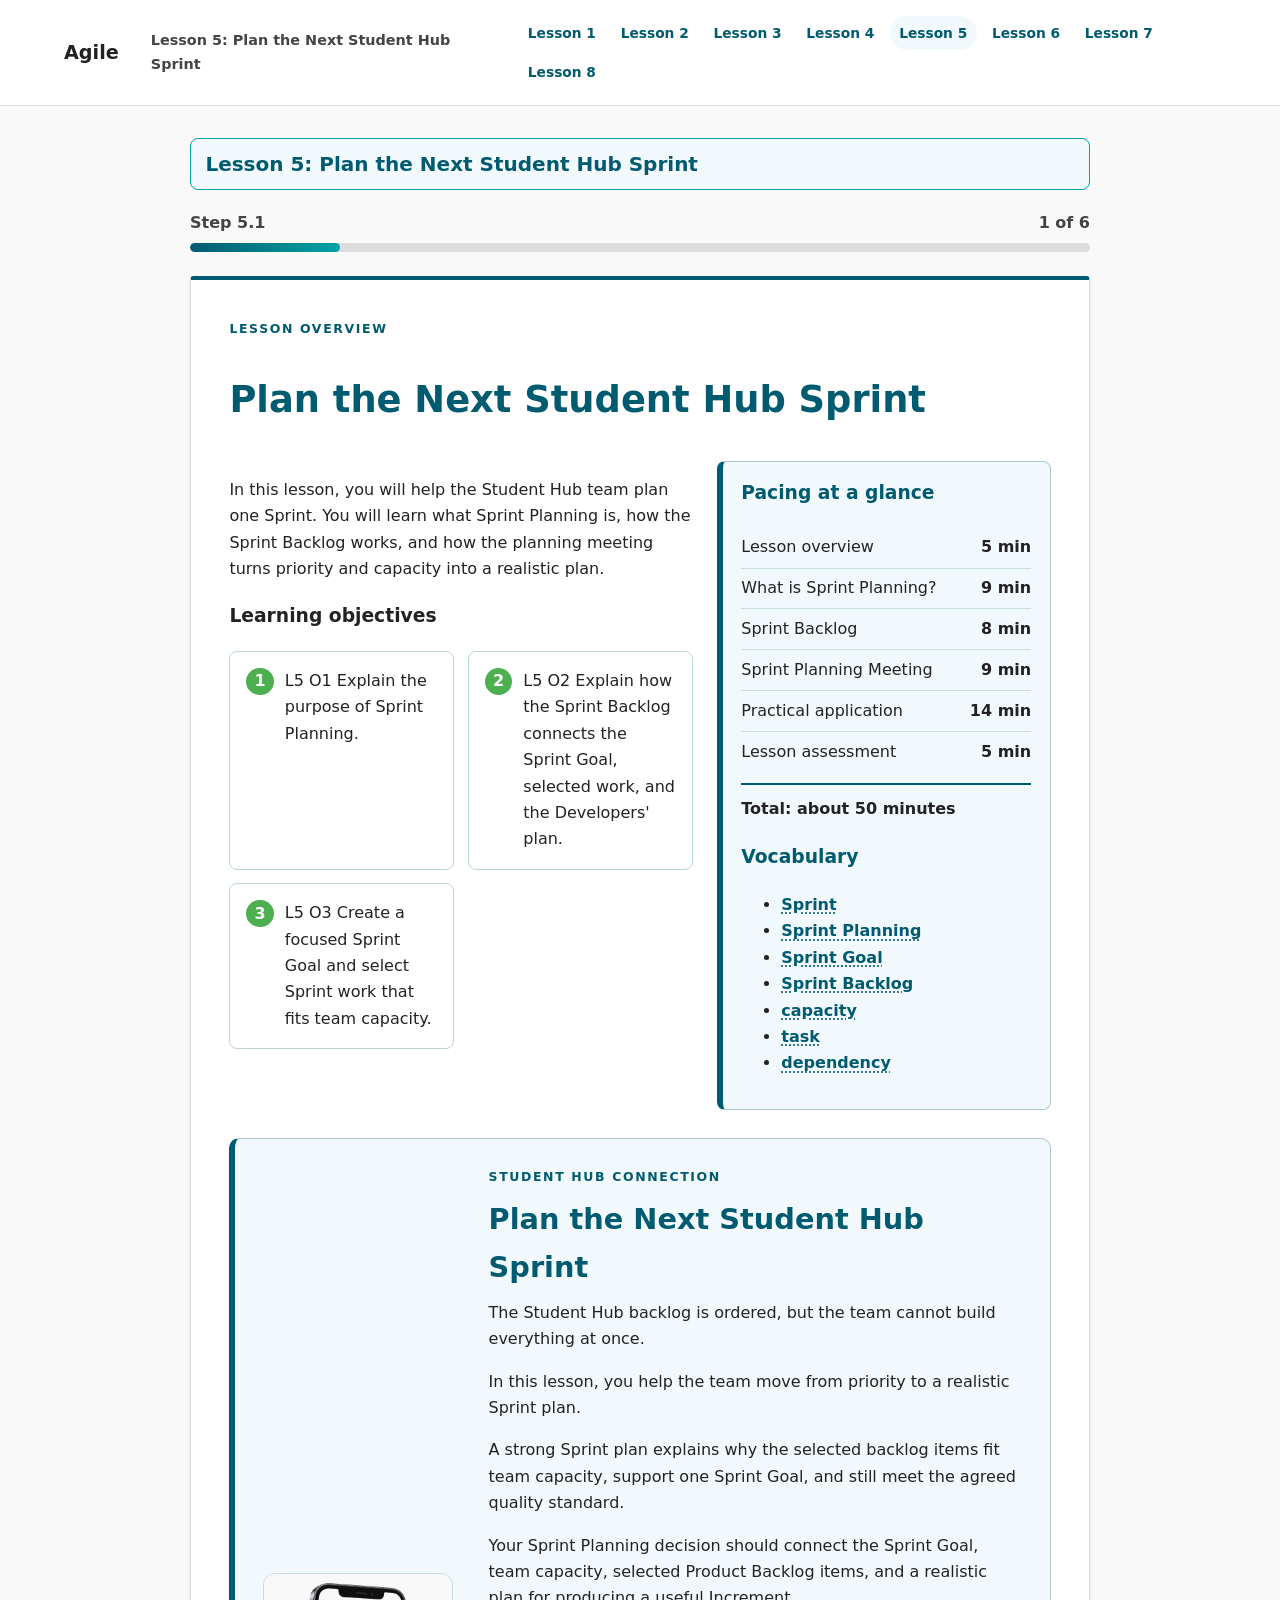
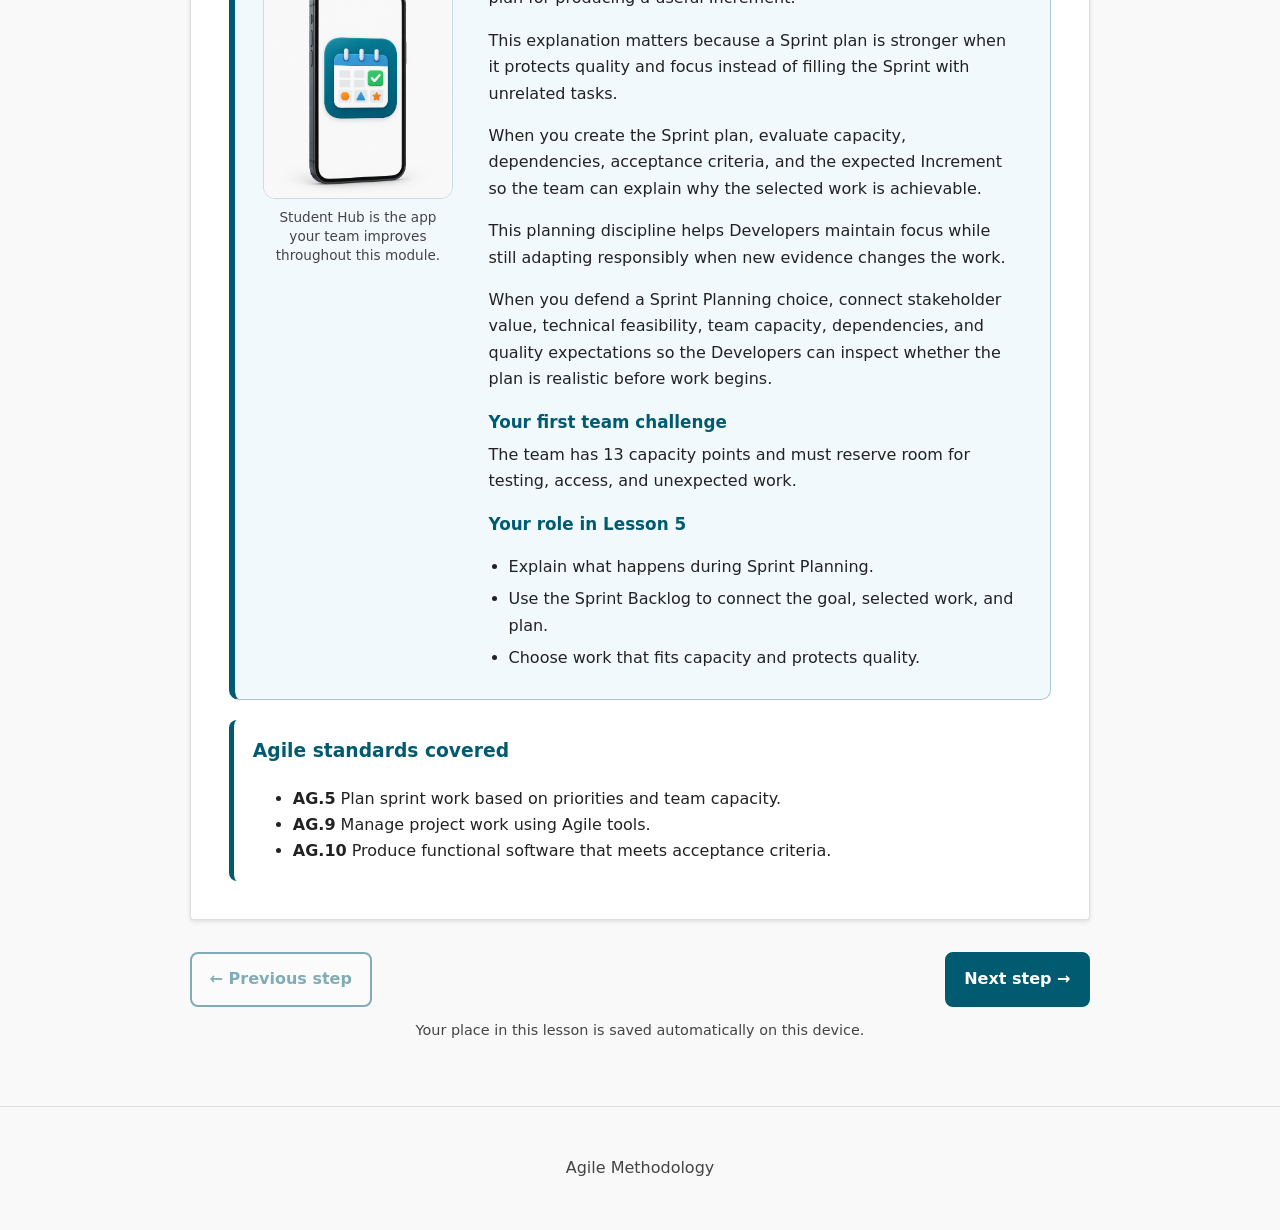
<file: lessons/lesson-5.html>
<!doctype html>
<html lang="en"><head><meta charset="utf-8"><meta name="viewport" content="width=device-width,initial-scale=1">
<meta name="description" content="In this lesson, you will help the Student Hub team plan one Sprint. You will learn what Sprint Planning is, how the Sprint Backlog works, and how the planning meeting turns priority and capacity into a realistic plan."><title>Lesson 5: Plan the Next Student Hub Sprint | Agile</title>
<link rel="stylesheet" href="../assets/styles.css?v=20260912-6"></head>
<body data-lesson="5"><a class="skip-link" href="#main">Skip to lesson</a>
<header class="site-header classroom-header"><a class="brand" href="../index.html">Agile</a><span class="classroom-label">Lesson 5: Plan the Next Student Hub Sprint</span><button class="menu-button" aria-expanded="false" aria-controls="course-nav">Lessons</button><nav id="course-nav"><a href="../lessons/lesson-1.html">Lesson 1</a><a href="../lessons/lesson-2.html">Lesson 2</a><a href="../lessons/lesson-3.html">Lesson 3</a><a href="../lessons/lesson-4.html">Lesson 4</a><a href="../lessons/lesson-5.html" aria-current="page">Lesson 5</a><a href="../lessons/lesson-6.html">Lesson 6</a><a href="../lessons/lesson-7.html">Lesson 7</a><a href="../lessons/lesson-8.html">Lesson 8</a></nav></header>
<main id="main"><header class="lesson-hero"><p class="lesson-identity">Lesson 5: Plan the Next Student Hub Sprint</p>
<div class="step-progress"><div class="progress-text"><span id="step-status">Step 5.1</span><span id="step-count">1 of 6</span></div><div class="progress" role="progressbar" aria-label="Lesson progress" aria-valuemin="1" aria-valuemax="6" aria-valuenow="1"><span style="width:16.67%"></span></div></div></header>
<div class="stepper"><section class="lesson-step overview" data-step-label="5.1"><p class="eyebrow">Lesson overview</p><h2>Plan the Next Student Hub Sprint</h2><div class="overview-grid"><div><p>In this lesson, you will help the Student Hub team plan one Sprint. You will learn what Sprint Planning is, how the Sprint Backlog works, and how the planning meeting turns priority and capacity into a realistic plan.</p><h3>Learning objectives</h3><ul class="objective-cards"><li>L5 O1 Explain the purpose of Sprint Planning.</li><li>L5 O2 Explain how the Sprint Backlog connects the Sprint Goal, selected work, and the Developers&#x27; plan.</li><li>L5 O3 Create a focused Sprint Goal and select Sprint work that fits team capacity.</li></ul></div><aside class="overview-panel"><h3>Pacing at a glance</h3><ul class="lesson-pacing"><li><span>Lesson overview</span><strong>5 min</strong></li><li><span>What is Sprint Planning?</span><strong>9 min</strong></li><li><span>Sprint Backlog</span><strong>8 min</strong></li><li><span>Sprint Planning Meeting</span><strong>9 min</strong></li><li><span>Practical application</span><strong>14 min</strong></li><li><span>Lesson assessment</span><strong>5 min</strong></li></ul><p class="pacing-total"><strong>Total: about 50 minutes</strong></p><h3>Vocabulary</h3><ul><li><button class="vocab-link" type="button" data-term="Sprint" data-definition="A short, fixed time period when a Scrum Team works toward a Sprint Goal.">Sprint</button></li><li><button class="vocab-link" type="button" data-term="Sprint Planning" data-definition="The Scrum event where the team decides why the Sprint matters, what work can be done, and how to start.">Sprint Planning</button></li><li><button class="vocab-link" type="button" data-term="Sprint Goal" data-definition="The single objective that gives the Sprint focus.">Sprint Goal</button></li><li><button class="vocab-link" type="button" data-term="Sprint Backlog" data-definition="The selected Product Backlog items plus the Developers’ plan for completing them.">Sprint Backlog</button></li><li><button class="vocab-link" type="button" data-term="capacity" data-definition="The amount of work a team can realistically handle during a Sprint.">capacity</button></li><li><button class="vocab-link" type="button" data-term="task" data-definition="A smaller piece of work needed to complete a backlog item.">task</button></li><li><button class="vocab-link" type="button" data-term="dependency" data-definition="Something the work needs before it can be completed.">dependency</button></li></ul></aside></div><section class="lesson-project-anchor" aria-labelledby="student-hub-title-5"><figure><img src="../assets/images/student-hub-phone.png" width="280" height="336" alt="A smartphone displaying a calendar style app icon with a checkmark and event markers."><figcaption>Student Hub is the app your team improves throughout this module.</figcaption></figure><div><p class="eyebrow">Student Hub connection</p><h3 id="student-hub-title-5">Plan the Next Student Hub Sprint</h3><p>The Student Hub backlog is ordered, but the team cannot build everything at once.</p><p>In this lesson, you help the team move from priority to a realistic Sprint plan.</p><p>A strong Sprint plan explains why the selected backlog items fit team capacity, support one Sprint Goal, and still meet the agreed quality standard.</p><p>Your Sprint Planning decision should connect the Sprint Goal, team capacity, selected Product Backlog items, and a realistic plan for producing a useful Increment.</p><p>This explanation matters because a Sprint plan is stronger when it protects quality and focus instead of filling the Sprint with unrelated tasks.</p><p>When you create the Sprint plan, evaluate capacity, dependencies, acceptance criteria, and the expected Increment so the team can explain why the selected work is achievable.</p><p>This planning discipline helps Developers maintain focus while still adapting responsibly when new evidence changes the work.</p><p>When you defend a Sprint Planning choice, connect stakeholder value, technical feasibility, team capacity, dependencies, and quality expectations so the Developers can inspect whether the plan is realistic before work begins.</p><h4>Your first team challenge</h4><p>The team has 13 capacity points and must reserve room for testing, access, and unexpected work.</p><h4>Your role in Lesson 5</h4><ul class="lesson-list"><li>Explain what happens during Sprint Planning.</li><li>Use the Sprint Backlog to connect the goal, selected work, and plan.</li><li>Choose work that fits capacity and protects quality.</li></ul></div></section><section class="lesson-standards" aria-labelledby="lesson-standards-title-5"><h3 id="lesson-standards-title-5">Agile standards covered</h3><ul><li><strong>AG.5</strong> Plan sprint work based on priorities and team capacity.</li><li><strong>AG.9</strong> Manage project work using Agile tools.</li><li><strong>AG.10</strong> Produce functional software that meets acceptance criteria.</li></ul></section></section><section class="lesson-step" data-step-label="5.2" hidden><p class="eyebrow">Step 5.2 · Learn and check</p><h2>Connect</h2><p class="step-topic">What Is Sprint Planning?</p><p class="step-time">Estimated time: 9 minutes</p><div class="next-move"><p><span aria-hidden="true">🚗</span> <strong>Your next move:</strong> Work on your own. In Lesson 4, the Student Hub team ordered the Product Backlog. Now the team has 13 capacity points and 26 points of possible work. What should the team decide before selecting items? Keep value and capacity in mind.</p></div><h2>Watch</h2><section class="resource-card"><h3>What is Sprint Planning in Scrum?</h3><p>Explain Sprint Planning, Sprint Goal, capacity, and work selection.</p><div class="video-embed"><iframe src="https://www.youtube.com/embed/R7oXgtPOj74" title="Video: What is Sprint Planning in Scrum?" loading="lazy" referrerpolicy="strict-origin-when-cross-origin" allow="accelerometer; clipboard-write; encrypted-media; gyroscope; picture-in-picture; web-share" allowfullscreen></iframe></div><div class="resource-actions"><a href="https://youtu.be/R7oXgtPOj74">Open video in new tab</a><a href="../content/transcripts/r005-what-is-sprint-planning-in-scrum-transcript.md">Open transcript</a></div></section><h2>Learn</h2><div class="next-move"><p><span aria-hidden="true">📖</span> <strong>Your next move:</strong> Read the short explanation below. Look for how planning, feedback, and change work together.</p></div><p>Sprint Planning starts the Sprint by helping the Scrum Team decide why the Sprint is valuable.</p><p>That purpose becomes the Sprint Goal. A good Sprint Goal gives the team one shared outcome instead of a loose list of tasks.</p><p>The team also looks at the ordered Product Backlog, available capacity, past results, and quality expectations before it selects work.</p><p>Capacity means the amount of work the team can realistically handle during the Sprint. The team should not fill every available point. A small buffer helps it respond to normal uncertainty.</p><section class="question-set" aria-label="Check for understanding"><h3>Check for understanding</h3><article class="question" data-correct="[&quot;b&quot;]" data-feedback-correct="Correct. The goal states one valuable outcome." data-feedback-incorrect="Choose a shared product outcome, not a task count."><h4>Question 1</h4><p>Which Sprint Goal is most useful?</p><div class="choices"><label><input type="radio" name="check-5-2-1" value="a"> <span>Complete many unrelated tasks.</span></label><label><input type="radio" name="check-5-2-1" value="b"> <span>Improve mobile access so students can view and filter assignments.</span></label><label><input type="radio" name="check-5-2-1" value="c"> <span>Finish everything in the Product Backlog.</span></label><label><input type="radio" name="check-5-2-1" value="d"> <span>Keep every team member busy.</span></label></div><button class="check-answer" type="button">Check my answer</button><div class="feedback" role="status" hidden></div></article><article class="question" data-correct="[&quot;a&quot;]" data-feedback-correct="Correct. A Sprint Goal describes the useful outcome, not every task." data-feedback-incorrect="A Sprint Goal should focus the team on a valuable outcome."><h4>Question 2</h4><p>What should a Sprint Goal describe?</p><div class="choices"><label><input type="radio" name="check-5-2-2" value="a"> <span>The valuable outcome the team is trying to create in the Sprint.</span></label><label><input type="radio" name="check-5-2-2" value="b"> <span>Every small task each person will do.</span></label><label><input type="radio" name="check-5-2-2" value="c"> <span>A list of ideas with no priority.</span></label><label><input type="radio" name="check-5-2-2" value="d"> <span>A promise that no plan will change.</span></label></div><button class="check-answer" type="button">Check my answer</button><div class="feedback" role="status" hidden></div></article></section><details class="source-foundation"><summary>Source Foundation</summary><ul><li><a href="https://youtu.be/R7oXgtPOj74">What is Sprint Planning in Scrum?</a> <a href="../content/transcripts/r005-what-is-sprint-planning-in-scrum-transcript.md">transcript</a></li><li><a href="https://scrumguides.org/scrum-guide.html">The 2020 Scrum Guide</a></li></ul></details></section><section class="lesson-step" data-step-label="5.3" hidden><p class="eyebrow">Step 5.3 · Learn and check</p><h2>Sprint Backlog</h2><p class="step-time">Estimated time: 8 minutes</p><div class="next-move"><p><span aria-hidden="true">▶️</span> <strong>Your next move:</strong> Look for the difference between the Sprint Goal and the work plan used to reach it.</p></div><section class="resource-card"><h3>Sprint Backlog, Scrum Foundations eLearning Series</h3><p>Explain the Sprint Backlog as a plan for the Sprint.</p><div class="video-embed"><iframe src="https://www.youtube.com/embed/orqfbBs6hk8" title="Video: Sprint Backlog, Scrum Foundations eLearning Series" loading="lazy" referrerpolicy="strict-origin-when-cross-origin" allow="accelerometer; clipboard-write; encrypted-media; gyroscope; picture-in-picture; web-share" allowfullscreen></iframe></div><div class="resource-actions"><a href="https://www.youtube.com/watch?v=orqfbBs6hk8">Open video in new tab</a><a href="../content/transcripts/r011-13-sprint-backlog-scrum-foundations-elearning-series-transcript.md">Open transcript</a></div></section><p>The Sprint Backlog contains the Sprint Goal, the selected Product Backlog items, and the Developers&#x27; plan for completing the work.</p><p>Developers update this plan as they learn. They may change tasks or details without losing focus on the Sprint Goal.</p><p>The Sprint Backlog makes the selected work visible. It helps the team see what is planned, what is active, and what still needs attention.</p><section class="question-set" aria-label="Check for understanding"><h3>Check for understanding</h3><article class="question" data-correct="[&quot;b&quot;]" data-feedback-correct="Correct. Developers update their plan as they learn during the Sprint." data-feedback-incorrect="The Sprint Backlog is a visible plan. Developers update it when they learn more about the work."><h4>Question 1</h4><p>Testing reveals that a selected item needs another task before it is ready. What should Developers do?</p><div class="choices"><label><input type="radio" name="check-5-3-1" value="a"> <span>Hide the task so the plan looks complete.</span></label><label><input type="radio" name="check-5-3-1" value="b"> <span>Add the task and update the Sprint Backlog.</span></label><label><input type="radio" name="check-5-3-1" value="c"> <span>Ignore the task because the Sprint plan should never change.</span></label><label><input type="radio" name="check-5-3-1" value="d"> <span>Mark the item complete and test it later.</span></label></div><button class="check-answer" type="button">Check my answer</button><div class="feedback" role="status" hidden></div></article><article class="question" data-correct="[&quot;a&quot;]" data-feedback-correct="Correct. Quality work belongs in the Sprint Backlog so the plan is realistic." data-feedback-incorrect="Not quite. Testing is part of completing useful, quality work."><h4>Question 2</h4><p>Why should a Sprint Backlog include tasks for testing?</p><div class="choices"><label><input type="radio" name="check-5-3-2" value="a"> <span>Testing is part of the work needed to deliver a quality increment.</span></label><label><input type="radio" name="check-5-3-2" value="b"> <span>Testing is only needed after the module ends.</span></label><label><input type="radio" name="check-5-3-2" value="c"> <span>Testing replaces the Sprint Goal.</span></label><label><input type="radio" name="check-5-3-2" value="d"> <span>Testing should stay hidden from the team plan.</span></label></div><button class="check-answer" type="button">Check my answer</button><div class="feedback" role="status" hidden></div></article></section><details class="source-foundation"><summary>Source Foundation</summary><ul><li><a href="https://scrumguides.org/scrum-guide.html">The 2020 Scrum Guide</a></li><li><a href="https://www.youtube.com/watch?v=orqfbBs6hk8">Sprint Backlog, Scrum Foundations eLearning Series</a> <a href="../content/transcripts/r011-13-sprint-backlog-scrum-foundations-elearning-series-transcript.md">transcript</a></li></ul></details></section><section class="lesson-step" data-step-label="5.4" hidden><p class="eyebrow">Step 5.4 · Learn and check</p><h2>Sprint Planning Meeting</h2><p class="step-time">Estimated time: 9 minutes</p><div class="next-move"><p><span aria-hidden="true">▶️</span> <strong>Your next move:</strong> Watch how a Scrum Team turns product priority, capacity, and quality expectations into a Sprint plan.</p></div><section class="resource-card"><h3>Sprint Planning Meeting, Scrum Foundations eLearning Series</h3><p>Support Sprint Goal, capacity, and work selection decisions.</p><div class="video-embed"><iframe src="https://www.youtube.com/embed/H23LUCBFjkw" title="Video: Sprint Planning Meeting, Scrum Foundations eLearning Series" loading="lazy" referrerpolicy="strict-origin-when-cross-origin" allow="accelerometer; clipboard-write; encrypted-media; gyroscope; picture-in-picture; web-share" allowfullscreen></iframe></div><div class="resource-actions"><a href="https://www.youtube.com/watch?v=H23LUCBFjkw">Open video in new tab</a><a href="../content/transcripts/r010-06-sprint-planning-meeting-scrum-foundations-elearning-series-transcript.md">Open transcript</a></div></section><p>During Sprint Planning, the Scrum Team answers three connected questions: why is this Sprint valuable, what can be done, and how will the selected work get started?</p><p>For Student Hub, the team may choose a Sprint Goal about improving mobile access. Developers then select work that supports that goal and fits capacity.</p><p>Planning must include realistic room for testing, access checks, and unexpected work. These are not extras to add only if time remains.</p><figure class="instructional-figure"><button class="image-zoom" type="button" aria-label="Enlarge instructional graphic"><img src="../assets/images/lesson-05-sprint-planning-capacity-points.png" alt="Student Hub sprint planning graphic showing an ordered Product Backlog, 13 capacity points with 2 reserved for quality, a Sprint Goal, selected Sprint Backlog items, and a quality check."></button><figcaption>A strong Sprint plan connects the goal, selected work, capacity, and quality checks.</figcaption></figure><section class="worked-example" aria-labelledby="worked-example-title"><h3 id="worked-example-title">Watch the team make a realistic Sprint plan</h3><p>The Student Hub team cannot take every useful item into one Sprint. Follow how the team narrows the work.</p><dl><div class="worked-example-row"><dt>Possible work</dt><dd>The ordered Product Backlog has 26 points of possible work.</dd></div><div class="worked-example-row"><dt>Capacity</dt><dd>The team has 13 capacity points, but it reserves 2 points for testing, access checks, and unexpected work.</dd></div><div class="worked-example-row"><dt>Sprint Goal</dt><dd>The team chooses one goal: improve mobile access so students can view and filter assignments.</dd></div><div class="worked-example-row"><dt>Selected work</dt><dd>The team selects the keyboard access fix and mobile calendar layout. Together, they use 10 points and support the Sprint Goal.</dd></div><div class="worked-example-row"><dt>Why this works</dt><dd>The plan fits capacity, leaves room for quality checks, and avoids pulling in unrelated work.</dd></div></dl></section><section class="question-set" aria-label="Check for understanding"><h3>Check for understanding</h3><article class="question" data-correct="[&quot;b&quot;]" data-feedback-correct="Correct. A realistic Sprint plan connects the goal, selected work, capacity room, and quality checks." data-feedback-incorrect="Look for the plan that fits capacity, supports the Sprint Goal, and reserves room for testing and access."><h4>Question 1</h4><p>Which Sprint Planning choice is most realistic?</p><div class="choices"><label><input type="radio" name="check-5-4-1" value="a"> <span>Select all 26 points of possible work so the team stays busy.</span></label><label><input type="radio" name="check-5-4-1" value="b"> <span>Select 10 points of goal related work and reserve room for testing, access checks, and unexpected work.</span></label><label><input type="radio" name="check-5-4-1" value="c"> <span>Choose the easiest item first even if it does not support the Sprint Goal.</span></label><label><input type="radio" name="check-5-4-1" value="d"> <span>Wait until the Sprint ends before thinking about testing.</span></label></div><button class="check-answer" type="button">Check my answer</button><div class="feedback" role="status" hidden></div></article><article class="question" data-correct="[&quot;a&quot;]" data-feedback-correct="Correct. A realistic Sprint plan fits the team&#x27;s capacity and protects quality." data-feedback-incorrect="Review capacity. The team should adjust the plan instead of hiding risk."><h4>Question 2</h4><p>What should the team do if selected work is larger than team capacity?</p><div class="choices"><label><input type="radio" name="check-5-4-2" value="a"> <span>Reduce or split the work so the Sprint plan is realistic.</span></label><label><input type="radio" name="check-5-4-2" value="b"> <span>Keep all the work and hope it fits.</span></label><label><input type="radio" name="check-5-4-2" value="c"> <span>Remove testing to make more room.</span></label><label><input type="radio" name="check-5-4-2" value="d"> <span>Ignore capacity until the Sprint Review.</span></label></div><button class="check-answer" type="button">Check my answer</button><div class="feedback" role="status" hidden></div></article></section><details class="source-foundation"><summary>Source Foundation</summary><ul><li><a href="https://scrumguides.org/scrum-guide.html">The 2020 Scrum Guide</a></li><li><a href="https://www.youtube.com/watch?v=H23LUCBFjkw">Sprint Planning Meeting, Scrum Foundations eLearning Series</a> <a href="../content/transcripts/r010-06-sprint-planning-meeting-scrum-foundations-elearning-series-transcript.md">transcript</a></li></ul></details></section><section class="lesson-step classroom-activity" data-step-label="5.5" hidden><p class="eyebrow">Step 5.5 · Practical application</p><h2>Plan the Student Hub Sprint</h2><p class="step-time">Estimated time: 14 minutes</p><p>Create a Sprint Goal and select work that fits team capacity.</p><ol><li>Choose the scenario that best matches your career program interest.</li><li>Create one Sprint Goal.</li><li>Select work that supports the goal and fits capacity. Keep at least 2 capacity points for testing and unexpected work.</li><li>List one dependency or risk.</li><li>Explain why your plan is achievable and how it protects quality.</li></ol><section class="response-template" aria-labelledby="response-template-title"><h3 id="response-template-title">Sprint planning template</h3><p>Use this template to organize your response before you submit it.</p><ul><li><span>Sprint Goal</span></li><li><span>Selected work</span></li><li><span>Capacity used</span></li><li><span>Reserve</span></li><li><span>Dependency or risk</span></li><li><span>Why this plan is achievable</span></li></ul></section><div class="application-card program-application"><label for="program-select"><strong>Select your career field</strong></label><select id="program-select"><option value="">Choose a field</option><option value="Software Development">Software Development</option><option value="Cybersecurity">Cybersecurity</option><option value="Data Science">Data Science</option><option value="Artificial Intelligence">Artificial Intelligence</option><option value="Game Development">Game Development</option><option value="Physical Computing">Physical Computing</option></select><button class="step-button program-start" type="button">Start my scenario</button><p class="save-note">Complete one career scenario. You may choose another afterward for optional practice.</p><div class="scenario-deck"><article class="scenario-card program-scenario-card" data-program="Software Development" hidden><p class="scenario-category">Your selected program: Software Development</p><p><strong>Situation:</strong> The Student Hub team has 13 capacity points. The ordered list includes a keyboard date filter fix, 5 points; mobile calendar layout, 5 points; announcement search, 8 points; dark theme, 3 points; and analytics page, 5 points. The team must reserve at least 2 points for testing and unexpected work.</p><label for="scenario-5-1-1">Create one Sprint Goal.</label><textarea id="scenario-5-1-1" rows="3"></textarea><label for="scenario-5-1-2">Select work that supports the goal and fits capacity.</label><textarea id="scenario-5-1-2" rows="3"></textarea><label for="scenario-5-1-3">List one dependency or risk and explain how the plan protects quality.</label><textarea id="scenario-5-1-3" rows="3"></textarea><button class="scenario-exemplar" type="button">Compare with an exemplar</button><div class="feedback exemplar-feedback" role="status" hidden>A strong response focuses on one valuable outcome, stays within 11 work points plus a 2 point buffer, includes a risk or dependency, and protects quality.</div></article><article class="scenario-card program-scenario-card" data-program="Cybersecurity" hidden><p class="scenario-category">Your selected program: Cybersecurity</p><p><strong>Situation:</strong> The Student Hub team has 13 capacity points. The ordered security related backlog includes automatic sign out on shared devices, 5 points; clearer password reset messages, 3 points; account activity notice, 5 points; profile picture option, 3 points; and admin report, 10 points. The team must reserve at least 2 points for testing and unexpected work.</p><label for="scenario-5-2-1">Create one Sprint Goal focused on account safety or clear access.</label><textarea id="scenario-5-2-1" rows="3"></textarea><label for="scenario-5-2-2">Select work that supports the goal and fits capacity.</label><textarea id="scenario-5-2-2" rows="3"></textarea><label for="scenario-5-2-3">List one security risk or dependency and explain how the plan protects quality.</label><textarea id="scenario-5-2-3" rows="3"></textarea><button class="scenario-exemplar" type="button">Compare with an exemplar</button><div class="feedback exemplar-feedback" role="status" hidden>A strong response keeps account protection visible, chooses work that fits the capacity limit, and reserves room for testing sign out, password, or access behavior.</div></article><article class="scenario-card program-scenario-card" data-program="Data Science" hidden><p class="scenario-category">Your selected program: Data Science</p><p><strong>Situation:</strong> The Student Hub team has 13 capacity points. The ordered data backlog includes fixing stale dashboard data, 5 points; adding a last updated label, 3 points; building a teacher export, 5 points; improving chart labels, 3 points; and testing a prediction feature, 10 points. The team must reserve at least 2 points for testing and unexpected work.</p><label for="scenario-5-3-1">Create one Sprint Goal focused on trustworthy Student Hub data.</label><textarea id="scenario-5-3-1" rows="3"></textarea><label for="scenario-5-3-2">Select work that supports the goal and fits capacity.</label><textarea id="scenario-5-3-2" rows="3"></textarea><label for="scenario-5-3-3">List one data quality risk or dependency and explain how the plan protects quality.</label><textarea id="scenario-5-3-3" rows="3"></textarea><button class="scenario-exemplar" type="button">Compare with an exemplar</button><div class="feedback exemplar-feedback" role="status" hidden>A strong response prioritizes accuracy and freshness before extra features, keeps the selected work within capacity, and includes a check for data quality.</div></article><article class="scenario-card program-scenario-card" data-program="Artificial Intelligence" hidden><p class="scenario-category">Your selected program: Artificial Intelligence</p><p><strong>Situation:</strong> The Student Hub team has 13 capacity points. The ordered AI backlog includes checking study helper summaries for missing assignment details, 5 points; adding a confidence notice, 3 points; adding course filters, 5 points; changing the helper icon, 3 points; and testing a new chatbot, 10 points. The team must reserve at least 2 points for testing and unexpected work.</p><label for="scenario-5-4-1">Create one Sprint Goal focused on safe and useful AI support.</label><textarea id="scenario-5-4-1" rows="3"></textarea><label for="scenario-5-4-2">Select work that supports the goal and fits capacity.</label><textarea id="scenario-5-4-2" rows="3"></textarea><label for="scenario-5-4-3">List one AI accuracy or trust risk and explain how the plan protects quality.</label><textarea id="scenario-5-4-3" rows="3"></textarea><button class="scenario-exemplar" type="button">Compare with an exemplar</button><div class="feedback exemplar-feedback" role="status" hidden>A strong response chooses work that improves accuracy or student trust, leaves capacity for review, and avoids overcommitting to a large untested chatbot feature.</div></article><article class="scenario-card program-scenario-card" data-program="Game Development" hidden><p class="scenario-category">Your selected program: Game Development</p><p><strong>Situation:</strong> The Student Hub team has 13 capacity points. The ordered game related backlog includes remappable controls, 5 points; clearer score feedback, 3 points; faster loading, 5 points; badge design, 3 points; and a leaderboard with a privacy question, 10 points. The team must reserve at least 2 points for testing and unexpected work.</p><label for="scenario-5-5-1">Create one Sprint Goal focused on playable, accessible Student Hub practice.</label><textarea id="scenario-5-5-1" rows="3"></textarea><label for="scenario-5-5-2">Select work that supports the goal and fits capacity.</label><textarea id="scenario-5-5-2" rows="3"></textarea><label for="scenario-5-5-3">List one playability, access, or privacy risk and explain how the plan protects quality.</label><textarea id="scenario-5-5-3" rows="3"></textarea><button class="scenario-exemplar" type="button">Compare with an exemplar</button><div class="feedback exemplar-feedback" role="status" hidden>A strong response selects work that improves playability or access, keeps the plan realistic, and reserves time to test controls, feedback, or privacy concerns.</div></article><article class="scenario-card program-scenario-card" data-program="Physical Computing" hidden><p class="scenario-category">Your selected program: Physical Computing</p><p><strong>Situation:</strong> The Student Hub team has 13 capacity points. The ordered device related backlog includes clearer out of range sensor alerts, 5 points; a sensor status message, 3 points; device setup instructions, 5 points; dashboard color changes, 3 points; and a remote control feature needing safety review, 10 points. The team must reserve at least 2 points for testing and unexpected work.</p><label for="scenario-5-6-1">Create one Sprint Goal focused on safe, clear device information.</label><textarea id="scenario-5-6-1" rows="3"></textarea><label for="scenario-5-6-2">Select work that supports the goal and fits capacity.</label><textarea id="scenario-5-6-2" rows="3"></textarea><label for="scenario-5-6-3">List one safety or device testing dependency and explain how the plan protects quality.</label><textarea id="scenario-5-6-3" rows="3"></textarea><button class="scenario-exemplar" type="button">Compare with an exemplar</button><div class="feedback exemplar-feedback" role="status" hidden>A strong response prioritizes safety and clear device status, keeps work within capacity, and reserves time for testing sensor behavior before release.</div></article></div></div><section class="team-handoff" aria-labelledby="team-handoff-title"><h3 id="team-handoff-title">Lesson 6 handoff</h3><label for="team-handoff-5">Our Sprint plan is ___, and the first thing the team should inspect during the Sprint is ___.</label><textarea id="team-handoff-5" rows="2"></textarea><p class="save-note">Keep this short note. You will use it when the team inspects progress and blockers in Lesson 6.</p></section></section><section class="lesson-step assessment-callout" data-step-label="5.6" hidden><p class="eyebrow">Step 5.6 · Lesson assessment</p><h2>Lesson 5 Assessment</h2><p class="step-time">Estimated time: 5 minutes</p><div class="next-move"><p><span aria-hidden="true">✅</span> <strong>Your next move:</strong> Return to your course and complete the lesson assessment. You may attempt it up to 3 times. The mastery target is 80%. Follow your instructor’s directions for submission and results.</p></div><p>The public lesson site does not collect your assessment answers or personal information.</p></section><p class="sr-only" id="step-announcement" aria-live="polite"></p>
<nav class="step-controls" aria-label="Lesson step navigation"><button class="step-button secondary" id="previous-step" type="button">← Previous step</button><button class="step-button" id="next-step" type="button">Next step →</button></nav><p class="step-help">Your place in this lesson is saved automatically on this device.</p></div></main>
<footer><p>Agile Methodology</p></footer><script src="../assets/app.js"></script></body></html>
</file>
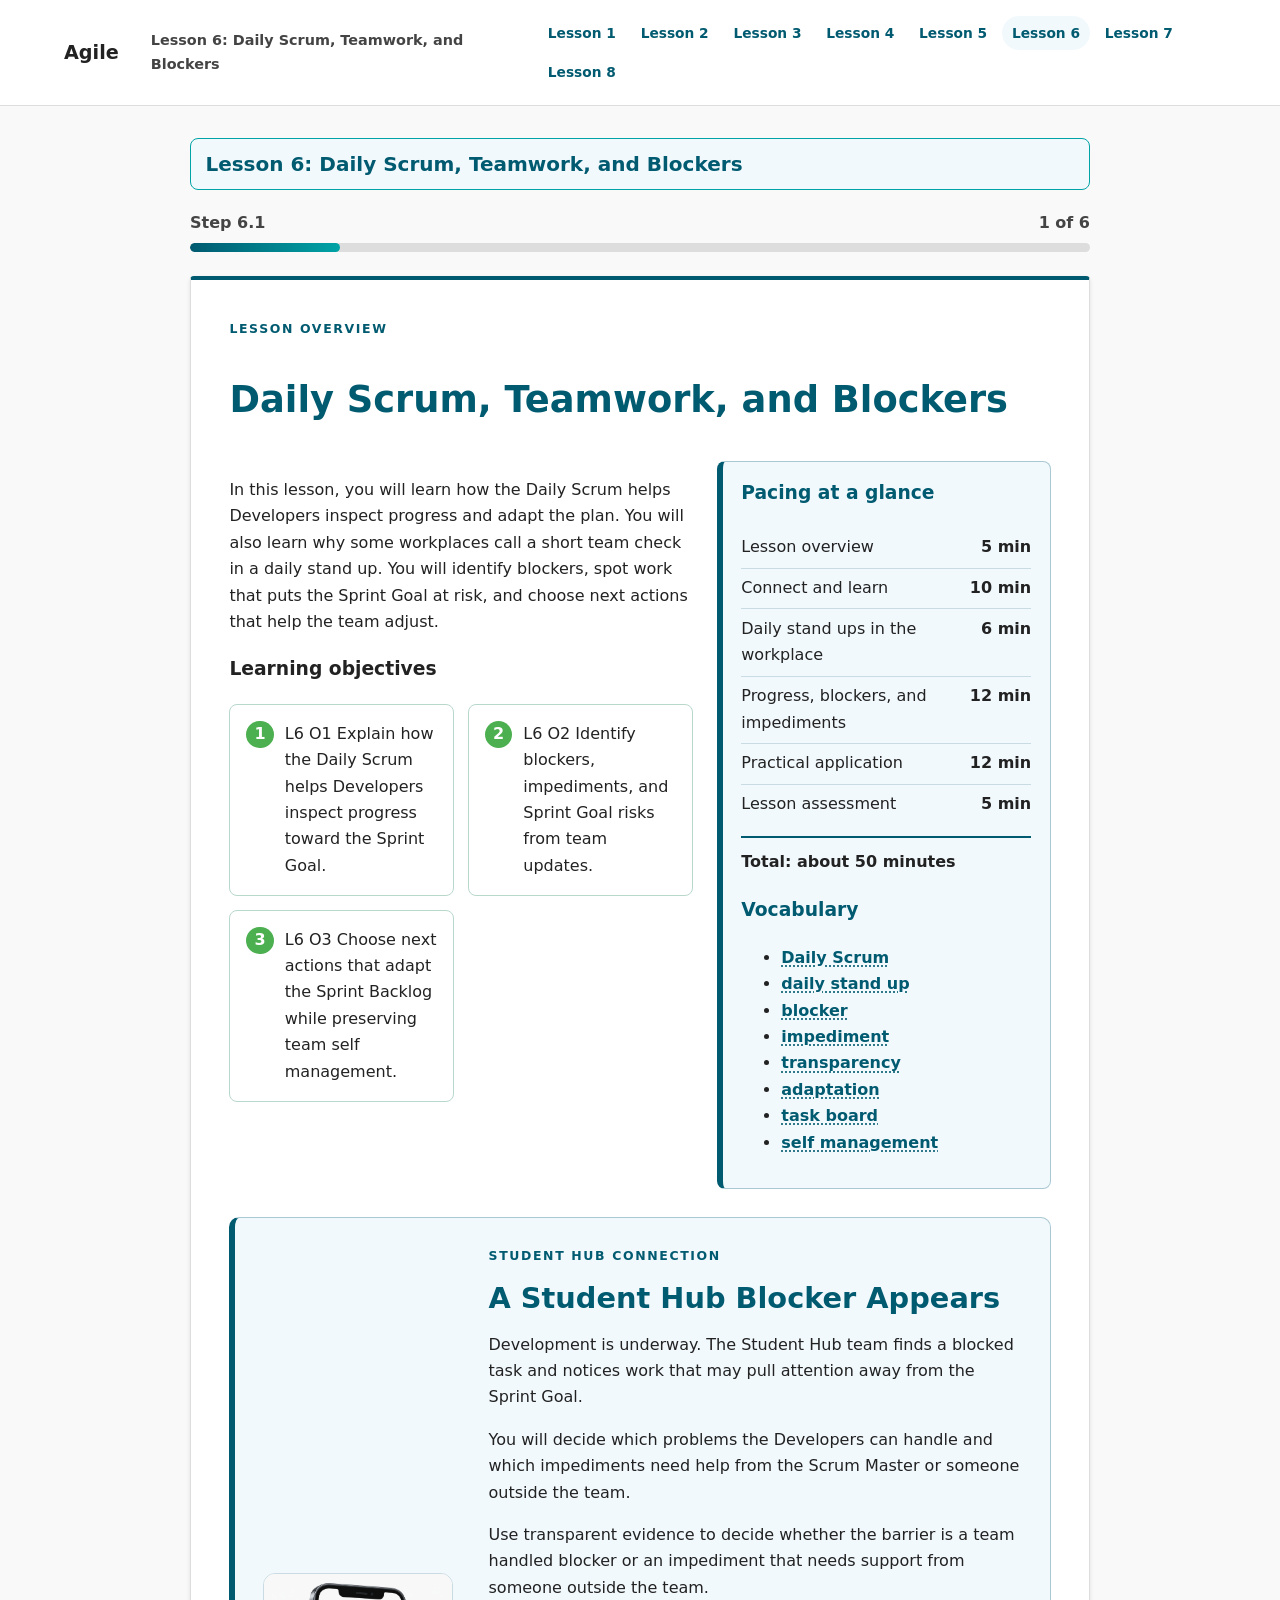
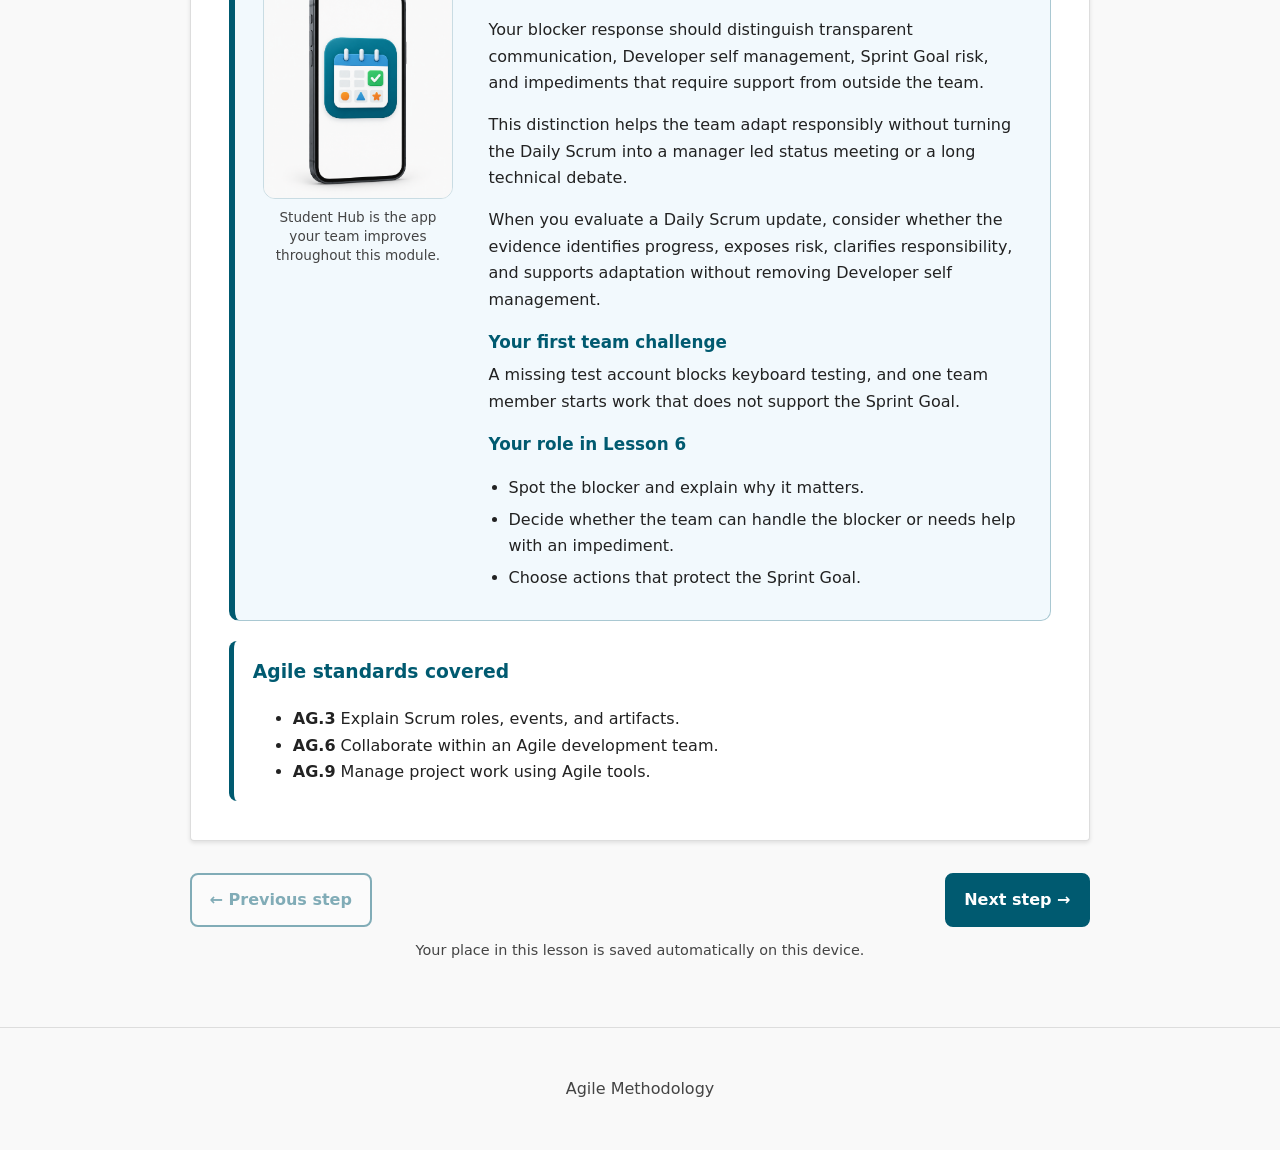
<file: lessons/lesson-6.html>
<!doctype html>
<html lang="en"><head><meta charset="utf-8"><meta name="viewport" content="width=device-width,initial-scale=1">
<meta name="description" content="In this lesson, you will learn how the Daily Scrum helps Developers inspect progress and adapt the plan. You will also learn why some workplaces call a short team check in a daily stand up. You will identify blockers, spot work that puts the Sprint Goal at risk, and choose next actions that help the team adjust."><title>Lesson 6: Daily Scrum, Teamwork, and Blockers | Agile</title>
<link rel="stylesheet" href="../assets/styles.css?v=20260912-6"></head>
<body data-lesson="6"><a class="skip-link" href="#main">Skip to lesson</a>
<header class="site-header classroom-header"><a class="brand" href="../index.html">Agile</a><span class="classroom-label">Lesson 6: Daily Scrum, Teamwork, and Blockers</span><button class="menu-button" aria-expanded="false" aria-controls="course-nav">Lessons</button><nav id="course-nav"><a href="../lessons/lesson-1.html">Lesson 1</a><a href="../lessons/lesson-2.html">Lesson 2</a><a href="../lessons/lesson-3.html">Lesson 3</a><a href="../lessons/lesson-4.html">Lesson 4</a><a href="../lessons/lesson-5.html">Lesson 5</a><a href="../lessons/lesson-6.html" aria-current="page">Lesson 6</a><a href="../lessons/lesson-7.html">Lesson 7</a><a href="../lessons/lesson-8.html">Lesson 8</a></nav></header>
<main id="main"><header class="lesson-hero"><p class="lesson-identity">Lesson 6: Daily Scrum, Teamwork, and Blockers</p>
<div class="step-progress"><div class="progress-text"><span id="step-status">Step 6.1</span><span id="step-count">1 of 6</span></div><div class="progress" role="progressbar" aria-label="Lesson progress" aria-valuemin="1" aria-valuemax="6" aria-valuenow="1"><span style="width:16.67%"></span></div></div></header>
<div class="stepper"><section class="lesson-step overview" data-step-label="6.1"><p class="eyebrow">Lesson overview</p><h2>Daily Scrum, Teamwork, and Blockers</h2><div class="overview-grid"><div><p>In this lesson, you will learn how the Daily Scrum helps Developers inspect progress and adapt the plan. You will also learn why some workplaces call a short team check in a daily stand up. You will identify blockers, spot work that puts the Sprint Goal at risk, and choose next actions that help the team adjust.</p><h3>Learning objectives</h3><ul class="objective-cards"><li>L6 O1 Explain how the Daily Scrum helps Developers inspect progress toward the Sprint Goal.</li><li>L6 O2 Identify blockers, impediments, and Sprint Goal risks from team updates.</li><li>L6 O3 Choose next actions that adapt the Sprint Backlog while preserving team self management.</li></ul></div><aside class="overview-panel"><h3>Pacing at a glance</h3><ul class="lesson-pacing"><li><span>Lesson overview</span><strong>5 min</strong></li><li><span>Connect and learn</span><strong>10 min</strong></li><li><span>Daily stand ups in the workplace</span><strong>6 min</strong></li><li><span>Progress, blockers, and impediments</span><strong>12 min</strong></li><li><span>Practical application</span><strong>12 min</strong></li><li><span>Lesson assessment</span><strong>5 min</strong></li></ul><p class="pacing-total"><strong>Total: about 50 minutes</strong></p><h3>Vocabulary</h3><ul><li><button class="vocab-link" type="button" data-term="Daily Scrum" data-definition="A short Scrum event where Developers inspect progress toward the Sprint Goal and adapt their plan.">Daily Scrum</button></li><li><button class="vocab-link" type="button" data-term="daily stand up" data-definition="A common workplace name for a short team check in. In Scrum, the related event is called the Daily Scrum.">daily stand up</button></li><li><button class="vocab-link" type="button" data-term="blocker" data-definition="A problem that stops or slows needed work.">blocker</button></li><li><button class="vocab-link" type="button" data-term="impediment" data-definition="A barrier that makes it harder for the Scrum Team to make progress.">impediment</button></li><li><button class="vocab-link" type="button" data-term="transparency" data-definition="Making work, problems, and progress visible and understandable.">transparency</button></li><li><button class="vocab-link" type="button" data-term="adaptation" data-definition="Changing the plan or approach based on evidence.">adaptation</button></li><li><button class="vocab-link" type="button" data-term="task board" data-definition="A visual tool that shows work status, such as to do, in progress, and done.">task board</button></li><li><button class="vocab-link" type="button" data-term="self management" data-definition="A team&#x27;s ability to organize its own work and choose useful next actions.">self management</button></li></ul></aside></div><section class="lesson-project-anchor" aria-labelledby="student-hub-title-6"><figure><img src="../assets/images/student-hub-phone.png" width="280" height="336" alt="A smartphone displaying a calendar style app icon with a checkmark and event markers."><figcaption>Student Hub is the app your team improves throughout this module.</figcaption></figure><div><p class="eyebrow">Student Hub connection</p><h3 id="student-hub-title-6">A Student Hub Blocker Appears</h3><p>Development is underway. The Student Hub team finds a blocked task and notices work that may pull attention away from the Sprint Goal.</p><p>You will decide which problems the Developers can handle and which impediments need help from the Scrum Master or someone outside the team.</p><p>Use transparent evidence to decide whether the barrier is a team handled blocker or an impediment that needs support from someone outside the team.</p><p>Your blocker response should distinguish transparent communication, Developer self management, Sprint Goal risk, and impediments that require support from outside the team.</p><p>This distinction helps the team adapt responsibly without turning the Daily Scrum into a manager led status meeting or a long technical debate.</p><p>When you evaluate a Daily Scrum update, consider whether the evidence identifies progress, exposes risk, clarifies responsibility, and supports adaptation without removing Developer self management.</p><h4>Your first team challenge</h4><p>A missing test account blocks keyboard testing, and one team member starts work that does not support the Sprint Goal.</p><h4>Your role in Lesson 6</h4><ul class="lesson-list"><li>Spot the blocker and explain why it matters.</li><li>Decide whether the team can handle the blocker or needs help with an impediment.</li><li>Choose actions that protect the Sprint Goal.</li></ul></div></section><section class="lesson-standards" aria-labelledby="lesson-standards-title-6"><h3 id="lesson-standards-title-6">Agile standards covered</h3><ul><li><strong>AG.3</strong> Explain Scrum roles, events, and artifacts.</li><li><strong>AG.6</strong> Collaborate within an Agile development team.</li><li><strong>AG.9</strong> Manage project work using Agile tools.</li></ul></section></section><section class="lesson-step" data-step-label="6.2" hidden><p class="eyebrow">Step 6.2 · Learn and check</p><h2>Connect</h2><p class="step-topic">What Is the Daily Scrum?</p><p class="step-time">Estimated time: 10 minutes</p><div class="next-move"><p><span aria-hidden="true">🚗</span> <strong>Your next move:</strong> Work on your own. In Lesson 5, the Student Hub team planned a Sprint. Now work has started. A teammate says, &quot;I am still working on it.&quot; What details would help the team decide what to do next? Keep two details in mind.</p></div><h2>Watch</h2><section class="resource-card"><h3>Daily Scrum, Scrum Foundations eLearning Series</h3><p>Support Daily Scrum, transparency, blockers, and plan adaptation.</p><div class="video-embed"><iframe src="https://www.youtube.com/embed/Shm7VLCaVgQ" title="Video: Daily Scrum, Scrum Foundations eLearning Series" loading="lazy" referrerpolicy="strict-origin-when-cross-origin" allow="accelerometer; clipboard-write; encrypted-media; gyroscope; picture-in-picture; web-share" allowfullscreen></iframe></div><div class="resource-actions"><a href="https://www.youtube.com/watch?v=Shm7VLCaVgQ">Open video in new tab</a><a href="../content/transcripts/r013-07-daily-scrum-scrum-foundations-elearning-series-transcript.md">Open transcript</a></div></section><h2>Learn</h2><div class="next-move"><p><span aria-hidden="true">📖</span> <strong>Your next move:</strong> Read the short explanation below. Look for how planning, feedback, and change work together.</p></div><p>The Daily Scrum is a 15 minute event for the Developers. Its purpose is to inspect progress toward the Sprint Goal and adapt the Sprint Backlog.</p><p>The Daily Scrum is not a status report to a manager. Developers use it to plan the next workday. They choose the format that helps them inspect progress and make a useful adjustment.</p><p>A strong Daily Scrum update connects work to the Sprint Goal, names evidence, and makes a blocker clear. A blocker is anything that slows or stops needed work.</p><section class="question-set" aria-label="Check for understanding"><h3>Check for understanding</h3><article class="question" data-correct="[&quot;b&quot;]" data-feedback-correct="Correct. The update connects evidence and a blocker to the Sprint Goal." data-feedback-incorrect="Choose the update that helps Developers adapt their plan."><h4>Question 1</h4><p>Which update best supports the Daily Scrum&#x27;s purpose?</p><div class="choices"><label><input type="radio" name="check-6-2-1" value="a"> <span>I worked on the calendar.</span></label><label><input type="radio" name="check-6-2-1" value="b"> <span>The date filter test failed, which blocks the Sprint Goal. I need access to the test account today.</span></label><label><input type="radio" name="check-6-2-1" value="c"> <span>My manager already knows what I did.</span></label><label><input type="radio" name="check-6-2-1" value="d"> <span>I will explain everything at the Sprint Review.</span></label></div><button class="check-answer" type="button">Check my answer</button><div class="feedback" role="status" hidden></div></article><article class="question" data-correct="[&quot;a&quot;]" data-feedback-correct="Correct. Developers use the Daily Scrum to inspect progress and adapt their plan." data-feedback-incorrect="Not quite. The Daily Scrum helps Developers inspect progress and adapt."><h4>Question 2</h4><p>What is the main purpose of the Daily Scrum?</p><div class="choices"><label><input type="radio" name="check-6-2-2" value="a"> <span>Inspect progress toward the Sprint Goal and adapt the plan.</span></label><label><input type="radio" name="check-6-2-2" value="b"> <span>Report every detail to the instructor.</span></label><label><input type="radio" name="check-6-2-2" value="c"> <span>Replace the Sprint Review.</span></label><label><input type="radio" name="check-6-2-2" value="d"> <span>Choose a new Product Goal each day.</span></label></div><button class="check-answer" type="button">Check my answer</button><div class="feedback" role="status" hidden></div></article></section><details class="source-foundation"><summary>Source Foundation</summary><ul><li><a href="https://scrumguides.org/scrum-guide.html">The 2020 Scrum Guide</a></li><li><a href="https://www.youtube.com/watch?v=Shm7VLCaVgQ">Daily Scrum, Scrum Foundations eLearning Series</a> <a href="../content/transcripts/r013-07-daily-scrum-scrum-foundations-elearning-series-transcript.md">transcript</a></li></ul></details></section><section class="lesson-step" data-step-label="6.3" hidden><p class="eyebrow">Step 6.3 · Learn and check</p><h2>Daily Stand Ups in the Workplace</h2><p class="step-time">Estimated time: 6 minutes</p><div class="next-move"><p><span aria-hidden="true">▶️</span> <strong>Your next move:</strong> Watch for how short team check ins make work visible. Notice the connection between a stand up, a Daily Scrum, and the team&#x27;s plan for the next workday.</p></div><section class="resource-card"><h3>Agile, Explained: Daily Standup Meetings</h3><p>Focus Daily Scrum communication on progress, planning, and blockers.</p><div class="video-embed"><iframe src="https://www.youtube.com/embed/mANyczXTqOY" title="Video: Agile, Explained: Daily Standup Meetings" loading="lazy" referrerpolicy="strict-origin-when-cross-origin" allow="accelerometer; clipboard-write; encrypted-media; gyroscope; picture-in-picture; web-share" allowfullscreen></iframe></div><div class="resource-actions"><a href="https://www.youtube.com/watch?v=mANyczXTqOY">Open video in new tab</a><a href="../content/transcripts/r001-agile-explained-daily-standup-meetings-transcript.md">Open transcript</a></div></section><p>Many workplaces use the phrase daily stand up for a short team check in. In Scrum, the event is called the Daily Scrum. The Scrum name matters because it has a clear purpose: Developers inspect progress toward the Sprint Goal and adapt their plan.</p><p>This distinction helps the team avoid a common mistake. The event is not a full status meeting, a long problem solving session, or a report to a boss. It is most useful when team members share the information needed to keep important, time sensitive work moving.</p><p>When a team practices self management, Developers organize their own work instead of waiting for one person to assign every task. A clear stand up update gives the team enough information to choose a responsible next action.</p><section class="question-set" aria-label="Check for understanding"><h3>Check for understanding</h3><article class="question" data-correct="[&quot;b&quot;]" data-feedback-correct="Correct. The update gives the team evidence it can use to adapt the plan." data-feedback-incorrect="Look for the update that makes progress, the blocker, and the Sprint Goal risk visible."><h4>Question 1</h4><p>A team member says, &quot;I finished yesterday&#x27;s task, but the test account is missing, so I cannot check keyboard access today.&quot; Why is this useful?</p><div class="choices"><label><input type="radio" name="check-6-3-1" value="a"> <span>It gives a full report to the manager.</span></label><label><input type="radio" name="check-6-3-1" value="b"> <span>It names progress, the blocker, and the work at risk.</span></label><label><input type="radio" name="check-6-3-1" value="c"> <span>It proves the Sprint Goal is already complete.</span></label><label><input type="radio" name="check-6-3-1" value="d"> <span>It moves the problem to the Sprint Review.</span></label></div><button class="check-answer" type="button">Check my answer</button><div class="feedback" role="status" hidden></div></article><article class="question" data-correct="[&quot;a&quot;]" data-feedback-correct="Correct. A useful stand up keeps the team focused on progress, next work, and blockers." data-feedback-incorrect="Review the purpose of a short team check in. It should help the team adapt."><h4>Question 2</h4><p>What should a helpful daily stand up focus on?</p><div class="choices"><label><input type="radio" name="check-6-3-2" value="a"> <span>Progress toward the goal, next work, and anything blocking progress.</span></label><label><input type="radio" name="check-6-3-2" value="b"> <span>A long personal update from every team member.</span></label><label><input type="radio" name="check-6-3-2" value="c"> <span>Only work that is already done.</span></label><label><input type="radio" name="check-6-3-2" value="d"> <span>New features that are not related to the Sprint Goal.</span></label></div><button class="check-answer" type="button">Check my answer</button><div class="feedback" role="status" hidden></div></article></section><details class="source-foundation"><summary>Source Foundation</summary><ul><li><a href="https://www.youtube.com/watch?v=mANyczXTqOY">Agile, Explained: Daily Standup Meetings</a> <a href="../content/transcripts/r001-agile-explained-daily-standup-meetings-transcript.md">transcript</a></li><li><a href="https://scrumguides.org/scrum-guide.html">The 2020 Scrum Guide</a></li></ul></details></section><section class="lesson-step" data-step-label="6.4" hidden><p class="eyebrow">Step 6.4 · Learn and check</p><h2>Progress, Blockers, and Adaptation</h2><p class="step-time">Estimated time: 12 minutes</p><div class="next-move"><p><span aria-hidden="true">▶️</span> <strong>Your next move:</strong> Watch for the difference between a blocker the team can handle and an impediment that needs help from someone outside the team.</p></div><section class="resource-card"><h3>YDS: When Does a Scrum Master Remove an Impediment?</h3><p>Clarify when a blocker can be handled by Developers and when an impediment needs support from outside the team.</p><div class="video-embed"><iframe src="https://www.youtube.com/embed/5V-70bfVbdk" title="Video: YDS: When Does a Scrum Master Remove an Impediment?" loading="lazy" referrerpolicy="strict-origin-when-cross-origin" allow="accelerometer; clipboard-write; encrypted-media; gyroscope; picture-in-picture; web-share" allowfullscreen></iframe></div><div class="resource-actions"><a href="https://www.youtube.com/watch?v=5V-70bfVbdk">Open video in new tab</a><a href="../content/transcripts/r023-yds-when-does-a-scrum-master-remove-an-impediment-transcript.md">Open transcript</a></div></section><p>A blocker is a problem that stops or slows needed work. Some blockers can be handled by the Developers. For example, Developers might pair on difficult work, ask for needed information, or reorder tasks in the Sprint Backlog.</p><p>An impediment is a barrier that the Scrum Team cannot remove on its own. The Scrum Master helps when the problem is outside the team&#x27;s authority or ability. The Scrum Master supports the team, but does not assign the Developers&#x27; work.</p><p>Transparency means making important work and problems visible. Inspection means reviewing the current evidence. Adaptation means changing the plan when the evidence shows a need. During or after the Daily Scrum, Developers may update the Sprint Backlog so the plan still protects the Sprint Goal.</p><p>Some problems need a longer discussion after the Daily Scrum. The team should keep the event focused, record a clear next action, and involve the people who can help. This keeps the Daily Scrum useful while giving larger problems the time and attention they deserve.</p><p>The important decision is not who sounds busiest. The important decision is whether the current evidence changes the team&#x27;s plan. When Developers name a blocker, explain its impact, and choose a specific follow up, they protect the Sprint Goal without turning the Daily Scrum into a lecture or a manager led status meeting.</p><section class="worked-example" aria-labelledby="worked-example-title"><h3 id="worked-example-title">Turn a vague update into useful evidence</h3><p>A vague update makes it hard for the team to adapt. A useful update gives enough evidence for the team to choose a next action.</p><dl><div class="worked-example-row"><dt>Vague update</dt><dd>&quot;I am still working on keyboard testing.&quot;</dd></div><div class="worked-example-row"><dt>Useful update</dt><dd>&quot;The keyboard test is blocked because the test account is missing. This affects the Sprint Goal because we cannot confirm the date filter is accessible. I need the test account today, or another Developer can pair with me on mobile layout testing.&quot;</dd></div><div class="worked-example-row"><dt>Why it works</dt><dd>The update names the blocker, connects it to the Sprint Goal, and suggests a next action.</dd></div></dl></section><section class="question-set" aria-label="Check for understanding"><h3>Check for understanding</h3><article class="question" data-correct="[&quot;b&quot;]" data-feedback-correct="Correct. The team makes the impediment visible and gets help without giving up self management." data-feedback-incorrect="Ask whether the team can solve the blocker itself or needs help outside the team."><h4>Question 1</h4><p>A blocker needs support from someone outside the team&#x27;s authority. What should happen next?</p><div class="choices"><label><input type="radio" name="check-6-4-1" value="a"> <span>Ignore it until the Sprint ends.</span></label><label><input type="radio" name="check-6-4-1" value="b"> <span>Make the impediment visible and involve the Scrum Master or person who can help.</span></label><label><input type="radio" name="check-6-4-1" value="c"> <span>Use the whole Daily Scrum for a long debate.</span></label><label><input type="radio" name="check-6-4-1" value="d"> <span>Wait for a manager to assign every Developer a new task.</span></label></div><button class="check-answer" type="button">Check my answer</button><div class="feedback" role="status" hidden></div></article><article class="question" data-correct="[&quot;a&quot;]" data-feedback-correct="Correct. Blockers matter because they can stop progress toward the Sprint Goal." data-feedback-incorrect="A blocker is important when it slows or stops progress toward the goal."><h4>Question 2</h4><p>When is a blocker important to raise?</p><div class="choices"><label><input type="radio" name="check-6-4-2" value="a"> <span>When it prevents progress toward the Sprint Goal.</span></label><label><input type="radio" name="check-6-4-2" value="b"> <span>Only after the Sprint is finished.</span></label><label><input type="radio" name="check-6-4-2" value="c"> <span>Only when the blocker is easy to solve alone.</span></label><label><input type="radio" name="check-6-4-2" value="d"> <span>When the team wants to avoid changing the plan.</span></label></div><button class="check-answer" type="button">Check my answer</button><div class="feedback" role="status" hidden></div></article></section><details class="source-foundation"><summary>Source Foundation</summary><ul><li><a href="https://www.youtube.com/watch?v=5V-70bfVbdk">YDS: When Does a Scrum Master Remove an Impediment?</a> <a href="../content/transcripts/r023-yds-when-does-a-scrum-master-remove-an-impediment-transcript.md">transcript</a></li><li><a href="https://scrumguides.org/scrum-guide.html">The 2020 Scrum Guide</a></li></ul></details></section><section class="lesson-step classroom-activity" data-step-label="6.5" hidden><p class="eyebrow">Step 6.5 · Practical application</p><h2>Respond to Student Hub Blockers</h2><p class="step-time">Estimated time: 12 minutes</p><p>Use Daily Scrum evidence to adapt a team plan.</p><ol><li>Choose the scenario that best matches your career program interest.</li><li>Identify the blocker and the work that threatens the Sprint Goal.</li><li>Write a concise Daily Scrum update that names evidence and asks for the help the team needs.</li><li>Choose three next actions for the Developers. Include one Sprint Backlog change and one person who can help remove the blocker.</li><li>Explain how your actions protect the Sprint Goal.</li></ol><section class="response-template" aria-labelledby="response-template-title"><h3 id="response-template-title">Daily Scrum response template</h3><p>Use this template to organize your response before you submit it.</p><ul><li><span>Blocker</span></li><li><span>Sprint Goal risk</span></li><li><span>Useful Daily Scrum update</span></li><li><span>Sprint Backlog change</span></li><li><span>Person who can help</span></li><li><span>How the actions protect the Sprint Goal</span></li></ul></section><div class="application-card program-application"><label for="program-select"><strong>Select your career field</strong></label><select id="program-select"><option value="">Choose a field</option><option value="Software Development">Software Development</option><option value="Cybersecurity">Cybersecurity</option><option value="Data Science">Data Science</option><option value="Artificial Intelligence">Artificial Intelligence</option><option value="Game Development">Game Development</option><option value="Physical Computing">Physical Computing</option></select><button class="step-button program-start" type="button">Start my scenario</button><p class="save-note">Complete one career scenario. You may choose another afterward for optional practice.</p><div class="scenario-deck"><article class="scenario-card program-scenario-card" data-program="Software Development" hidden><p class="scenario-category">Your selected program: Software Development</p><p><strong>Situation:</strong> The Student Hub team has a blocked keyboard test because the test account is missing. The mobile layout is complete but untested, announcement search is on track, and a Developer started an unrelated theme change.</p><label for="scenario-6-1-1">Identify the blocker and the work that threatens the Sprint Goal.</label><textarea id="scenario-6-1-1" rows="3"></textarea><label for="scenario-6-1-2">Write a concise Daily Scrum update.</label><textarea id="scenario-6-1-2" rows="3"></textarea><label for="scenario-6-1-3">Choose three next actions, including one Sprint Backlog change and one person who can help remove the blocker.</label><textarea id="scenario-6-1-3" rows="3"></textarea><button class="scenario-exemplar" type="button">Compare with an exemplar</button><div class="feedback exemplar-feedback" role="status" hidden>A strong response makes the missing account visible, returns focus to the Sprint Goal, schedules testing, updates the plan, and seeks help without making the Scrum Master the team&#x27;s boss.</div></article><article class="scenario-card program-scenario-card" data-program="Cybersecurity" hidden><p class="scenario-category">Your selected program: Cybersecurity</p><p><strong>Situation:</strong> The team is testing automatic sign out on shared computers. The test account is locked, so the security test cannot continue. Another Developer starts changing button colors even though the Sprint Goal is account safety.</p><label for="scenario-6-2-1">Identify the blocker and the work that threatens the Sprint Goal.</label><textarea id="scenario-6-2-1" rows="3"></textarea><label for="scenario-6-2-2">Write a concise Daily Scrum update.</label><textarea id="scenario-6-2-2" rows="3"></textarea><label for="scenario-6-2-3">Choose three next actions, including one Sprint Backlog change and one person who can help remove the blocker.</label><textarea id="scenario-6-2-3" rows="3"></textarea><button class="scenario-exemplar" type="button">Compare with an exemplar</button><div class="feedback exemplar-feedback" role="status" hidden>A strong response makes the locked account visible, keeps account safety as the focus, asks for help from the person who manages test accounts, and moves unrelated design work behind the security work.</div></article><article class="scenario-card program-scenario-card" data-program="Data Science" hidden><p class="scenario-category">Your selected program: Data Science</p><p><strong>Situation:</strong> The team is fixing a stale Student Hub dashboard. The data refresh script fails, so the latest assignment data does not load. A Developer starts building a new chart before the data quality issue is solved.</p><label for="scenario-6-3-1">Identify the blocker and the work that threatens the Sprint Goal.</label><textarea id="scenario-6-3-1" rows="3"></textarea><label for="scenario-6-3-2">Write a concise Daily Scrum update.</label><textarea id="scenario-6-3-2" rows="3"></textarea><label for="scenario-6-3-3">Choose three next actions, including one Sprint Backlog change and one person who can help remove the blocker.</label><textarea id="scenario-6-3-3" rows="3"></textarea><button class="scenario-exemplar" type="button">Compare with an exemplar</button><div class="feedback exemplar-feedback" role="status" hidden>A strong response names the failed refresh as the blocker, protects the goal of trustworthy data, asks for help with the script or data source, and pauses extra chart work until the data is reliable.</div></article><article class="scenario-card program-scenario-card" data-program="Artificial Intelligence" hidden><p class="scenario-category">Your selected program: Artificial Intelligence</p><p><strong>Situation:</strong> The team is testing an AI study helper summary. The review set is missing correct answers, so the team cannot check whether the summary leaves out key facts. A Developer starts drafting a new chatbot greeting.</p><label for="scenario-6-4-1">Identify the blocker and the work that threatens the Sprint Goal.</label><textarea id="scenario-6-4-1" rows="3"></textarea><label for="scenario-6-4-2">Write a concise Daily Scrum update.</label><textarea id="scenario-6-4-2" rows="3"></textarea><label for="scenario-6-4-3">Choose three next actions, including one Sprint Backlog change and one person who can help remove the blocker.</label><textarea id="scenario-6-4-3" rows="3"></textarea><button class="scenario-exemplar" type="button">Compare with an exemplar</button><div class="feedback exemplar-feedback" role="status" hidden>A strong response makes the missing answer set visible, keeps accuracy as the Sprint Goal risk, asks for the review data, and moves greeting work behind the quality check.</div></article><article class="scenario-card program-scenario-card" data-program="Game Development" hidden><p class="scenario-category">Your selected program: Game Development</p><p><strong>Situation:</strong> The team is testing remappable controls for a Student Hub practice game. The controller test device is unavailable, so the team cannot confirm the controls work. A Developer starts designing a new badge animation.</p><label for="scenario-6-5-1">Identify the blocker and the work that threatens the Sprint Goal.</label><textarea id="scenario-6-5-1" rows="3"></textarea><label for="scenario-6-5-2">Write a concise Daily Scrum update.</label><textarea id="scenario-6-5-2" rows="3"></textarea><label for="scenario-6-5-3">Choose three next actions, including one Sprint Backlog change and one person who can help remove the blocker.</label><textarea id="scenario-6-5-3" rows="3"></textarea><button class="scenario-exemplar" type="button">Compare with an exemplar</button><div class="feedback exemplar-feedback" role="status" hidden>A strong response names the missing test device, keeps access and playability as the goal, asks for the device or an approved substitute, and delays badge animation until controls are tested.</div></article><article class="scenario-card program-scenario-card" data-program="Physical Computing" hidden><p class="scenario-category">Your selected program: Physical Computing</p><p><strong>Situation:</strong> The team is testing a sensor alert that sends status to Student Hub. The lab device will not connect, so the team cannot confirm the alert is accurate. A Developer starts changing the dashboard theme.</p><label for="scenario-6-6-1">Identify the blocker and the work that threatens the Sprint Goal.</label><textarea id="scenario-6-6-1" rows="3"></textarea><label for="scenario-6-6-2">Write a concise Daily Scrum update.</label><textarea id="scenario-6-6-2" rows="3"></textarea><label for="scenario-6-6-3">Choose three next actions, including one Sprint Backlog change and one person who can help remove the blocker.</label><textarea id="scenario-6-6-3" rows="3"></textarea><button class="scenario-exemplar" type="button">Compare with an exemplar</button><div class="feedback exemplar-feedback" role="status" hidden>A strong response makes the device connection blocker visible, protects the goal of accurate alerts, asks for technical help or a backup device, and keeps theme work behind safety related testing.</div></article></div></div><section class="team-handoff" aria-labelledby="team-handoff-title"><h3 id="team-handoff-title">Lesson 7 handoff</h3><label for="team-handoff-6">Our team adapted the plan by ___ because the evidence showed ___.</label><textarea id="team-handoff-6" rows="2"></textarea><p class="save-note">Keep this short note. You will use it when the team reviews feedback and improves the product in Lesson 7.</p></section></section><section class="lesson-step assessment-callout" data-step-label="6.6" hidden><p class="eyebrow">Step 6.6 · Lesson assessment</p><h2>Lesson 6 Assessment</h2><p class="step-time">Estimated time: 7 minutes</p><div class="next-move"><p><span aria-hidden="true">✅</span> <strong>Your next move:</strong> Return to your course and complete the lesson assessment. You may attempt it up to 3 times. The mastery target is 80%. Follow your instructor’s directions for submission and results.</p></div><p>The public lesson site does not collect your assessment answers or personal information.</p></section><p class="sr-only" id="step-announcement" aria-live="polite"></p>
<nav class="step-controls" aria-label="Lesson step navigation"><button class="step-button secondary" id="previous-step" type="button">← Previous step</button><button class="step-button" id="next-step" type="button">Next step →</button></nav><p class="step-help">Your place in this lesson is saved automatically on this device.</p></div></main>
<footer><p>Agile Methodology</p></footer><script src="../assets/app.js"></script></body></html>
</file>
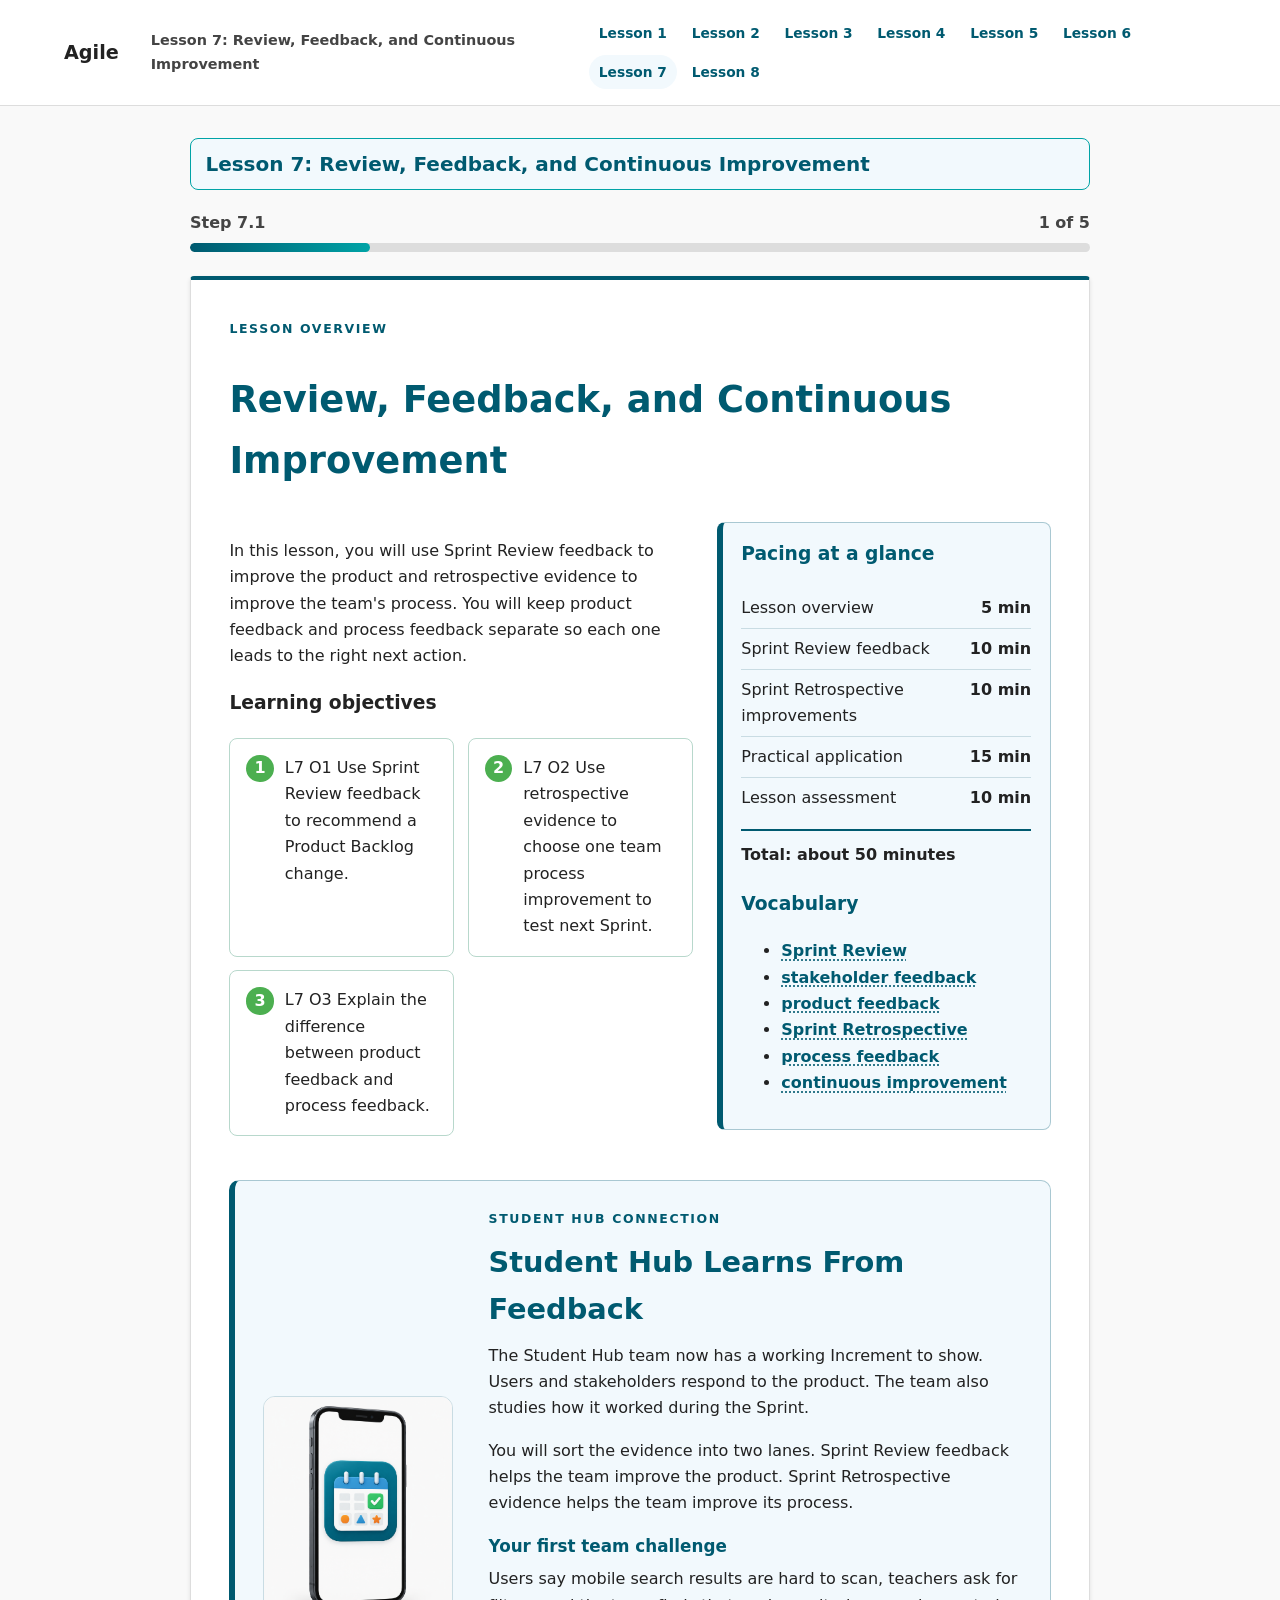
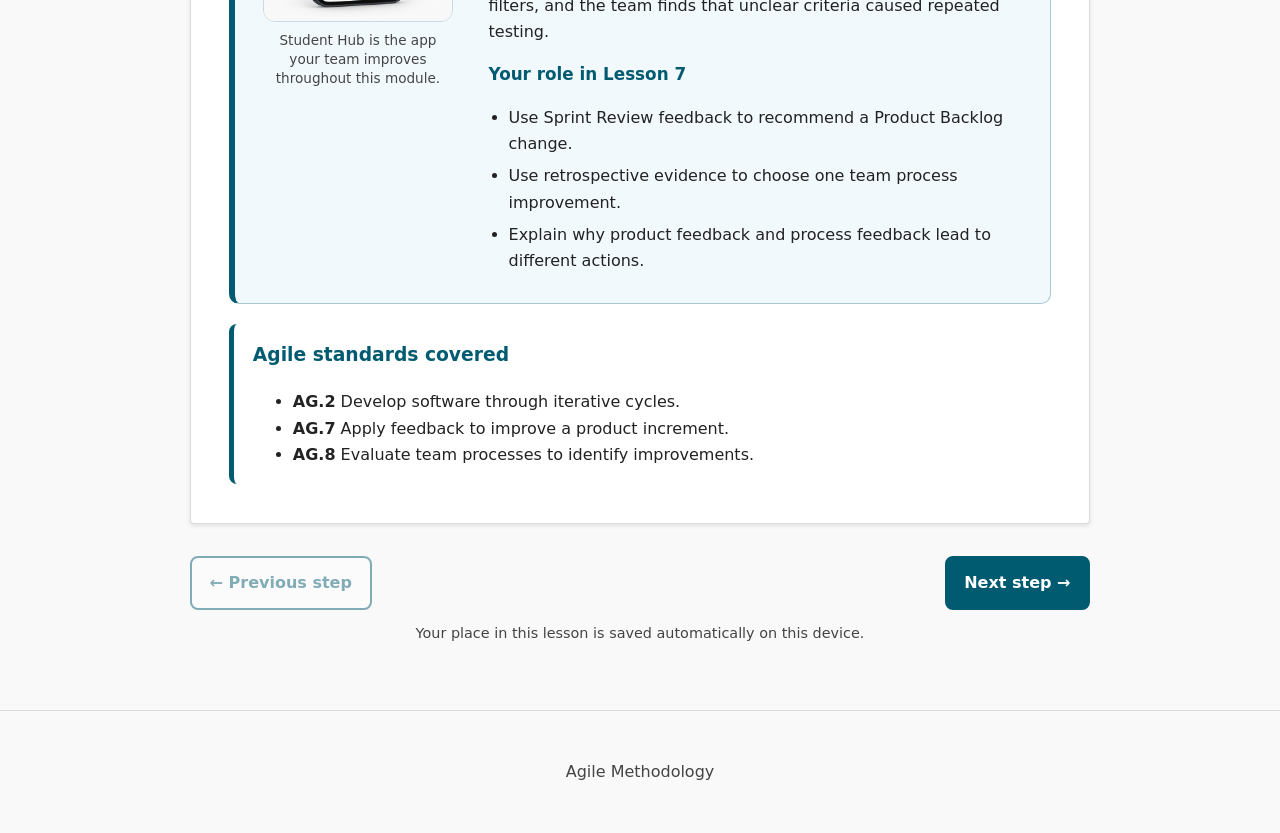
<file: lessons/lesson-7.html>
<!doctype html>
<html lang="en"><head><meta charset="utf-8"><meta name="viewport" content="width=device-width,initial-scale=1">
<meta name="description" content="In this lesson, you will use Sprint Review feedback to improve the product and retrospective evidence to improve the team&#x27;s process. You will keep product feedback and process feedback separate so each one leads to the right next action."><title>Lesson 7: Review, Feedback, and Continuous Improvement | Agile</title>
<link rel="stylesheet" href="../assets/styles.css?v=20260912-6"></head>
<body data-lesson="7"><a class="skip-link" href="#main">Skip to lesson</a>
<header class="site-header classroom-header"><a class="brand" href="../index.html">Agile</a><span class="classroom-label">Lesson 7: Review, Feedback, and Continuous Improvement</span><button class="menu-button" aria-expanded="false" aria-controls="course-nav">Lessons</button><nav id="course-nav"><a href="../lessons/lesson-1.html">Lesson 1</a><a href="../lessons/lesson-2.html">Lesson 2</a><a href="../lessons/lesson-3.html">Lesson 3</a><a href="../lessons/lesson-4.html">Lesson 4</a><a href="../lessons/lesson-5.html">Lesson 5</a><a href="../lessons/lesson-6.html">Lesson 6</a><a href="../lessons/lesson-7.html" aria-current="page">Lesson 7</a><a href="../lessons/lesson-8.html">Lesson 8</a></nav></header>
<main id="main"><header class="lesson-hero"><p class="lesson-identity">Lesson 7: Review, Feedback, and Continuous Improvement</p>
<div class="step-progress"><div class="progress-text"><span id="step-status">Step 7.1</span><span id="step-count">1 of 5</span></div><div class="progress" role="progressbar" aria-label="Lesson progress" aria-valuemin="1" aria-valuemax="5" aria-valuenow="1"><span style="width:20.00%"></span></div></div></header>
<div class="stepper"><section class="lesson-step overview" data-step-label="7.1"><p class="eyebrow">Lesson overview</p><h2>Review, Feedback, and Continuous Improvement</h2><div class="overview-grid"><div><p>In this lesson, you will use Sprint Review feedback to improve the product and retrospective evidence to improve the team&#x27;s process. You will keep product feedback and process feedback separate so each one leads to the right next action.</p><h3>Learning objectives</h3><ul class="objective-cards"><li>L7 O1 Use Sprint Review feedback to recommend a Product Backlog change.</li><li>L7 O2 Use retrospective evidence to choose one team process improvement to test next Sprint.</li><li>L7 O3 Explain the difference between product feedback and process feedback.</li></ul></div><aside class="overview-panel"><h3>Pacing at a glance</h3><ul class="lesson-pacing"><li><span>Lesson overview</span><strong>5 min</strong></li><li><span>Sprint Review feedback</span><strong>10 min</strong></li><li><span>Sprint Retrospective improvements</span><strong>10 min</strong></li><li><span>Practical application</span><strong>15 min</strong></li><li><span>Lesson assessment</span><strong>10 min</strong></li></ul><p class="pacing-total"><strong>Total: about 50 minutes</strong></p><h3>Vocabulary</h3><ul><li><button class="vocab-link" type="button" data-term="Sprint Review" data-definition="A Scrum event where the Scrum Team and stakeholders inspect the product result and discuss what to do next.">Sprint Review</button></li><li><button class="vocab-link" type="button" data-term="stakeholder feedback" data-definition="Information from people who use, support, or are affected by the product.">stakeholder feedback</button></li><li><button class="vocab-link" type="button" data-term="product feedback" data-definition="Evidence about the product, its users, or what should be improved next.">product feedback</button></li><li><button class="vocab-link" type="button" data-term="Sprint Retrospective" data-definition="A Scrum event where the Scrum Team inspects how it worked and chooses improvements.">Sprint Retrospective</button></li><li><button class="vocab-link" type="button" data-term="process feedback" data-definition="Evidence about how the team worked, communicated, tested, or made decisions.">process feedback</button></li><li><button class="vocab-link" type="button" data-term="continuous improvement" data-definition="The habit of making small, regular changes to improve quality, teamwork, or results.">continuous improvement</button></li></ul></aside></div><section class="lesson-project-anchor" aria-labelledby="student-hub-title-7"><figure><img src="../assets/images/student-hub-phone.png" width="280" height="336" alt="A smartphone displaying a calendar style app icon with a checkmark and event markers."><figcaption>Student Hub is the app your team improves throughout this module.</figcaption></figure><div><p class="eyebrow">Student Hub connection</p><h3 id="student-hub-title-7">Student Hub Learns From Feedback</h3><p>The Student Hub team now has a working Increment to show. Users and stakeholders respond to the product. The team also studies how it worked during the Sprint.</p><p>You will sort the evidence into two lanes. Sprint Review feedback helps the team improve the product. Sprint Retrospective evidence helps the team improve its process.</p><h4>Your first team challenge</h4><p>Users say mobile search results are hard to scan, teachers ask for filters, and the team finds that unclear criteria caused repeated testing.</p><h4>Your role in Lesson 7</h4><ul class="lesson-list"><li>Use Sprint Review feedback to recommend a Product Backlog change.</li><li>Use retrospective evidence to choose one team process improvement.</li><li>Explain why product feedback and process feedback lead to different actions.</li></ul></div></section><section class="lesson-standards" aria-labelledby="lesson-standards-title-7"><h3 id="lesson-standards-title-7">Agile standards covered</h3><ul><li><strong>AG.2</strong> Develop software through iterative cycles.</li><li><strong>AG.7</strong> Apply feedback to improve a product increment.</li><li><strong>AG.8</strong> Evaluate team processes to identify improvements.</li></ul></section></section><section class="lesson-step" data-step-label="7.2" hidden><p class="eyebrow">Step 7.2 · Learn and check</p><h2>Connect</h2><p class="step-topic">Sprint Review Feedback</p><p class="step-time">Estimated time: 10 minutes</p><div class="next-move"><p><span aria-hidden="true">🚗</span> <strong>Your next move:</strong> Work on your own. The Student Hub team demonstrates a feature that works, but users find a serious problem. What should the team do with that feedback? Keep one next action in mind.</p></div><h2>Watch</h2><section class="resource-card"><h3>Sprint Review, Scrum Foundations eLearning Series</h3><p>Explain Sprint Review as product inspection with stakeholders.</p><div class="video-embed"><iframe src="https://www.youtube.com/embed/IR1AXQmp8Sk" title="Video: Sprint Review, Scrum Foundations eLearning Series" loading="lazy" referrerpolicy="strict-origin-when-cross-origin" allow="accelerometer; clipboard-write; encrypted-media; gyroscope; picture-in-picture; web-share" allowfullscreen></iframe></div><div class="resource-actions"><a href="https://www.youtube.com/watch?v=IR1AXQmp8Sk">Open video in new tab</a><a href="../content/transcripts/r014-08-sprint-review-scrum-foundations-elearning-series-transcript.md">Open transcript</a></div></section><h2>Learn</h2><div class="next-move"><p><span aria-hidden="true">📖</span> <strong>Your next move:</strong> Read the short explanation below. Look for how planning, feedback, and change work together.</p></div><p>LEARN, The Sprint Review is a Scrum event for inspecting the product result. The Scrum Team and stakeholders look at what was built, what changed, and what should happen next.</p><p>The Sprint Review is not only a presentation. It is a working session. Stakeholder feedback may lead the Product Owner to reorder the Product Backlog.</p><p>For Student Hub, students may report that search works but the results are hard to scan on a phone. The team should not promise every request. It should compare the feedback with product value, risk, and the Product Goal.</p><p>Product feedback answers this question: What did we learn about the product or the people who use it?</p><figure class="instructional-figure"><button class="image-zoom" type="button" aria-label="Enlarge instructional graphic"><img src="../assets/images/lesson-07-product-and-process-improvement.png" alt="Side by side comparison: Sprint Review uses product and stakeholder evidence; Sprint Retrospective uses team process evidence."></button><figcaption>The Sprint Review improves product decisions, while the Sprint Retrospective improves how the team works.</figcaption></figure><section class="question-set" aria-label="Check for understanding"><h3>Check for understanding</h3><article class="question" data-correct="[&quot;a&quot;]" data-feedback-correct="Correct. The Sprint Review uses product evidence to inform future work." data-feedback-incorrect="Focus on the product, stakeholders, and possible backlog changes."><h4>Question 1</h4><p>Which action belongs in a Sprint Review?</p><div class="choices"><label><input type="radio" name="check-7-2-1" value="a"> <span>Use stakeholder feedback to reconsider Product Backlog order.</span></label><label><input type="radio" name="check-7-2-1" value="b"> <span>Assign blame for a missed task.</span></label><label><input type="radio" name="check-7-2-1" value="c"> <span>Choose one private team habit to improve.</span></label><label><input type="radio" name="check-7-2-1" value="d"> <span>Replace the Definition of Done without discussion.</span></label></div><button class="check-answer" type="button">Check my answer</button><div class="feedback" role="status" hidden></div></article><article class="question" data-correct="[&quot;a&quot;]" data-feedback-correct="Correct. A Sprint Review uses the increment and stakeholder feedback to guide product decisions." data-feedback-incorrect="Review the Sprint Review purpose. It focuses on the product and feedback."><h4>Question 2</h4><p>What should happen during a Sprint Review?</p><div class="choices"><label><input type="radio" name="check-7-2-2" value="a"> <span>Stakeholders inspect the increment and give product feedback.</span></label><label><input type="radio" name="check-7-2-2" value="b"> <span>The team hides unfinished work from users.</span></label><label><input type="radio" name="check-7-2-2" value="c"> <span>Developers choose a process improvement without product feedback.</span></label><label><input type="radio" name="check-7-2-2" value="d"> <span>The team starts a new Sprint without looking at evidence.</span></label></div><button class="check-answer" type="button">Check my answer</button><div class="feedback" role="status" hidden></div></article></section><details class="source-foundation"><summary>Source Foundation</summary><ul><li><a href="https://www.youtube.com/watch?v=IR1AXQmp8Sk">Sprint Review, Scrum Foundations eLearning Series</a> <a href="../content/transcripts/r014-08-sprint-review-scrum-foundations-elearning-series-transcript.md">transcript</a></li><li><a href="https://scrumguides.org/scrum-guide.html">The 2020 Scrum Guide</a></li></ul></details></section><section class="lesson-step" data-step-label="7.3" hidden><p class="eyebrow">Step 7.3 · Learn and check</p><h2>Sprint Retrospective Improvements</h2><p class="step-time">Estimated time: 10 minutes</p><div class="next-move"><p><span aria-hidden="true">▶️</span> <strong>Your next move:</strong> Watch for how the team improves its way of working. Focus on the team process, not the product features stakeholders requested.</p></div><section class="resource-card"><h3>Sprint Retrospective, Scrum Foundations eLearning Series</h3><p>Explain Sprint Retrospective as process inspection and improvement.</p><div class="video-embed"><iframe src="https://www.youtube.com/embed/2WvSyZ6cR3I" title="Video: Sprint Retrospective, Scrum Foundations eLearning Series" loading="lazy" referrerpolicy="strict-origin-when-cross-origin" allow="accelerometer; clipboard-write; encrypted-media; gyroscope; picture-in-picture; web-share" allowfullscreen></iframe></div><div class="resource-actions"><a href="https://www.youtube.com/watch?v=2WvSyZ6cR3I">Open video in new tab</a><a href="../content/transcripts/r015-09-sprint-retrospective-scrum-foundations-elearning-series-transcript.md">Open transcript</a></div></section><p>The Sprint Retrospective helps the Scrum Team improve how it works. Team members inspect people, interactions, processes, tools, and the Definition of Done.</p><p>The team discusses what went well, what caused problems, and what change may help. The retrospective is not used to blame a person. It focuses on learning and shared improvement.</p><p>A useful improvement is specific and small enough to test during the next Sprint. For example, the team might review acceptance criteria together before starting each backlog item.</p><p>Process feedback answers this question: What did we learn about how the team worked?</p><section class="question-set" aria-label="Check for understanding"><h3>Check for understanding</h3><article class="question" data-correct="[&quot;c&quot;]" data-feedback-correct="Correct. The action is specific and can be tested next Sprint." data-feedback-incorrect="Choose a clear process change, not a vague hope."><h4>Question 1</h4><p>Which retrospective improvement is most actionable?</p><div class="choices"><label><input type="radio" name="check-7-3-1" value="a"> <span>Communicate better.</span></label><label><input type="radio" name="check-7-3-1" value="b"> <span>Try harder next time.</span></label><label><input type="radio" name="check-7-3-1" value="c"> <span>Review acceptance criteria together before starting each backlog item.</span></label><label><input type="radio" name="check-7-3-1" value="d"> <span>Avoid discussing problems.</span></label></div><button class="check-answer" type="button">Check my answer</button><div class="feedback" role="status" hidden></div></article><article class="question" data-correct="[&quot;a&quot;]" data-feedback-correct="Correct. A retrospective should lead to a useful process improvement." data-feedback-incorrect="Not quite. A retrospective focuses on improving how the team works."><h4>Question 2</h4><p>What should a team choose during a Sprint Retrospective?</p><div class="choices"><label><input type="radio" name="check-7-3-2" value="a"> <span>One action that can improve how the team works next Sprint.</span></label><label><input type="radio" name="check-7-3-2" value="b"> <span>A new product feature with no process discussion.</span></label><label><input type="radio" name="check-7-3-2" value="c"> <span>A list of complaints with no next action.</span></label><label><input type="radio" name="check-7-3-2" value="d"> <span>A final grade for each team member.</span></label></div><button class="check-answer" type="button">Check my answer</button><div class="feedback" role="status" hidden></div></article></section><details class="source-foundation"><summary>Source Foundation</summary><ul><li><a href="https://www.youtube.com/watch?v=2WvSyZ6cR3I">Sprint Retrospective, Scrum Foundations eLearning Series</a> <a href="../content/transcripts/r015-09-sprint-retrospective-scrum-foundations-elearning-series-transcript.md">transcript</a></li><li><a href="https://scrumguides.org/scrum-guide.html">The 2020 Scrum Guide</a></li></ul></details></section><section class="lesson-step classroom-activity" data-step-label="7.4" hidden><p class="eyebrow">Step 7.4 · Practical application</p><h2>Use Feedback to Improve Student Hub</h2><p class="step-time">Estimated time: 15 minutes</p><p>Separate product feedback from process feedback. Then choose one product action and one team process action.</p><ol><li>Choose the scenario that best matches your career program interest.</li><li>Sort each finding into product feedback or process feedback.</li><li>Recommend one Product Backlog change based on the product evidence.</li><li>Write one specific process improvement to test during the next Sprint.</li><li>Explain how each action uses evidence.</li><li>Finish the handoff statement: Our team will improve the product by ___ and improve our process by ___.</li></ol><section class="response-template" aria-labelledby="response-template-title"><h3 id="response-template-title">Review and retrospective response template</h3><p>Use this structure to keep product feedback and process feedback separate.</p><ul><li><span>Product feedback, What did stakeholders or users show about the product?</span></li><li><span>Product Backlog change, What should the Product Owner consider ordering next?</span></li><li><span>Process feedback, What did the team learn about how it worked?</span></li><li><span>Process improvement, What small team habit or practice should be tested next Sprint?</span></li><li><span>Evidence, How does each action connect to the evidence?</span></li></ul></section><div class="application-card program-application"><label for="program-select"><strong>Select your career field</strong></label><select id="program-select"><option value="">Choose a field</option><option value="Software Development">Software Development</option><option value="Cybersecurity">Cybersecurity</option><option value="Data Science">Data Science</option><option value="Artificial Intelligence">Artificial Intelligence</option><option value="Game Development">Game Development</option><option value="Physical Computing">Physical Computing</option></select><button class="step-button program-start" type="button">Start my scenario</button><p class="save-note">Complete one career scenario. You may choose another afterward for optional practice.</p><div class="scenario-deck"><article class="scenario-card program-scenario-card" data-program="Software Development" hidden><p class="scenario-category">Your selected program: Software Development</p><p><strong>Situation:</strong> Student Hub testers say mobile search results are hard to scan. Teachers ask for filters by course. The team also finds that unclear acceptance criteria caused repeated testing.</p><label for="scenario-7-1-1">Sort each finding into product feedback or process feedback.</label><textarea id="scenario-7-1-1" rows="3"></textarea><label for="scenario-7-1-2">Recommend one Product Backlog change from the product evidence.</label><textarea id="scenario-7-1-2" rows="3"></textarea><label for="scenario-7-1-3">Write one specific process improvement to test during the next Sprint.</label><textarea id="scenario-7-1-3" rows="3"></textarea><label for="scenario-7-1-4">Explain how each action uses evidence.</label><textarea id="scenario-7-1-4" rows="3"></textarea><button class="scenario-exemplar" type="button">Compare with an exemplar</button><div class="feedback exemplar-feedback" role="status" hidden>A strong response puts mobile search and course filters in the Sprint Review lane because they are product feedback. It puts unclear acceptance criteria in the retrospective lane because it is about how the team worked. A useful process improvement could be to review acceptance criteria together before starting each backlog item.</div></article><article class="scenario-card program-scenario-card" data-program="Cybersecurity" hidden><p class="scenario-category">Your selected program: Cybersecurity</p><p><strong>Situation:</strong> Student testers say the password reset screen does not explain what makes a safe password. A support stakeholder asks for clearer account lock messages. The team also notices that security checks were added late in the Sprint.</p><label for="scenario-7-2-1">Sort each finding into product feedback or process feedback.</label><textarea id="scenario-7-2-1" rows="3"></textarea><label for="scenario-7-2-2">Recommend one Product Backlog change from the product evidence.</label><textarea id="scenario-7-2-2" rows="3"></textarea><label for="scenario-7-2-3">Write one specific process improvement to test during the next Sprint.</label><textarea id="scenario-7-2-3" rows="3"></textarea><label for="scenario-7-2-4">Explain how each action uses evidence.</label><textarea id="scenario-7-2-4" rows="3"></textarea><button class="scenario-exemplar" type="button">Compare with an exemplar</button><div class="feedback exemplar-feedback" role="status" hidden>A strong response treats password guidance and account lock messages as product feedback. It treats late security checks as process evidence. A useful process improvement could be to review security acceptance criteria before development starts.</div></article><article class="scenario-card program-scenario-card" data-program="Data Science" hidden><p class="scenario-category">Your selected program: Data Science</p><p><strong>Situation:</strong> Dashboard users say assignment trends are useful but hard to compare by course. A stakeholder asks for a last updated label. The team also finds that data quality questions were not discussed until testing.</p><label for="scenario-7-3-1">Sort each finding into product feedback or process feedback.</label><textarea id="scenario-7-3-1" rows="3"></textarea><label for="scenario-7-3-2">Recommend one Product Backlog change from the product evidence.</label><textarea id="scenario-7-3-2" rows="3"></textarea><label for="scenario-7-3-3">Write one specific process improvement to test during the next Sprint.</label><textarea id="scenario-7-3-3" rows="3"></textarea><label for="scenario-7-3-4">Explain how each action uses evidence.</label><textarea id="scenario-7-3-4" rows="3"></textarea><button class="scenario-exemplar" type="button">Compare with an exemplar</button><div class="feedback exemplar-feedback" role="status" hidden>A strong response treats course comparison and the last updated label as product feedback. It treats late data quality discussion as process evidence. A useful process improvement could be to add a data quality check to each backlog item before work begins.</div></article><article class="scenario-card program-scenario-card" data-program="Artificial Intelligence" hidden><p class="scenario-category">Your selected program: Artificial Intelligence</p><p><strong>Situation:</strong> Student testers say an AI study summary feature is helpful, but some summaries leave out required details. A teacher asks for a confidence note. The team also finds that test examples were chosen too late.</p><label for="scenario-7-4-1">Sort each finding into product feedback or process feedback.</label><textarea id="scenario-7-4-1" rows="3"></textarea><label for="scenario-7-4-2">Recommend one Product Backlog change from the product evidence.</label><textarea id="scenario-7-4-2" rows="3"></textarea><label for="scenario-7-4-3">Write one specific process improvement to test during the next Sprint.</label><textarea id="scenario-7-4-3" rows="3"></textarea><label for="scenario-7-4-4">Explain how each action uses evidence.</label><textarea id="scenario-7-4-4" rows="3"></textarea><button class="scenario-exemplar" type="button">Compare with an exemplar</button><div class="feedback exemplar-feedback" role="status" hidden>A strong response treats summary accuracy and the confidence note as product feedback. It treats late test example selection as process evidence. A useful process improvement could be to choose review examples during Sprint Planning.</div></article><article class="scenario-card program-scenario-card" data-program="Game Development" hidden><p class="scenario-category">Your selected program: Game Development</p><p><strong>Situation:</strong> Players say the tutorial level is fun but the controls are hard to learn. A stakeholder asks for clearer progress feedback. The team also finds that playtest notes were not reviewed until the end.</p><label for="scenario-7-5-1">Sort each finding into product feedback or process feedback.</label><textarea id="scenario-7-5-1" rows="3"></textarea><label for="scenario-7-5-2">Recommend one Product Backlog change from the product evidence.</label><textarea id="scenario-7-5-2" rows="3"></textarea><label for="scenario-7-5-3">Write one specific process improvement to test during the next Sprint.</label><textarea id="scenario-7-5-3" rows="3"></textarea><label for="scenario-7-5-4">Explain how each action uses evidence.</label><textarea id="scenario-7-5-4" rows="3"></textarea><button class="scenario-exemplar" type="button">Compare with an exemplar</button><div class="feedback exemplar-feedback" role="status" hidden>A strong response treats controls and progress feedback as product feedback. It treats late playtest review as process evidence. A useful process improvement could be to review playtest notes during a mid Sprint team check.</div></article><article class="scenario-card program-scenario-card" data-program="Physical Computing" hidden><p class="scenario-category">Your selected program: Physical Computing</p><p><strong>Situation:</strong> Device testers say the reminder light is easy to see, but the alert sound is too quiet in a busy room. A stakeholder asks for a battery warning. The team also finds that hardware tests were not scheduled early enough.</p><label for="scenario-7-6-1">Sort each finding into product feedback or process feedback.</label><textarea id="scenario-7-6-1" rows="3"></textarea><label for="scenario-7-6-2">Recommend one Product Backlog change from the product evidence.</label><textarea id="scenario-7-6-2" rows="3"></textarea><label for="scenario-7-6-3">Write one specific process improvement to test during the next Sprint.</label><textarea id="scenario-7-6-3" rows="3"></textarea><label for="scenario-7-6-4">Explain how each action uses evidence.</label><textarea id="scenario-7-6-4" rows="3"></textarea><button class="scenario-exemplar" type="button">Compare with an exemplar</button><div class="feedback exemplar-feedback" role="status" hidden>A strong response treats alert volume and battery warning as product feedback. It treats late hardware testing as process evidence. A useful process improvement could be to schedule a hardware test before the final review.</div></article></div></div><section class="team-handoff" aria-labelledby="team-handoff-title"><h3 id="team-handoff-title">Lesson 8 handoff</h3><label for="team-handoff-7">Our team will improve the product by ___ and improve our process by ___.</label><textarea id="team-handoff-7" rows="2"></textarea><p class="save-note">Keep this handoff. You will use it when you prepare the final module work in Lesson 8.</p></section></section><section class="lesson-step assessment-callout" data-step-label="7.5" hidden><p class="eyebrow">Step 7.5 · Lesson assessment</p><h2>Lesson 7 Assessment</h2><p class="step-time">Estimated time: 10 minutes</p><div class="next-move"><p><span aria-hidden="true">✅</span> <strong>Your next move:</strong> Return to your course and complete the lesson assessment. You may attempt it up to 3 times. The mastery target is 80%. Follow your instructor’s directions for submission and results.</p></div><p>The public lesson site does not collect your assessment answers or personal information.</p></section><p class="sr-only" id="step-announcement" aria-live="polite"></p>
<nav class="step-controls" aria-label="Lesson step navigation"><button class="step-button secondary" id="previous-step" type="button">← Previous step</button><button class="step-button" id="next-step" type="button">Next step →</button></nav><p class="step-help">Your place in this lesson is saved automatically on this device.</p></div></main>
<footer><p>Agile Methodology</p></footer><script src="../assets/app.js"></script></body></html>
</file>
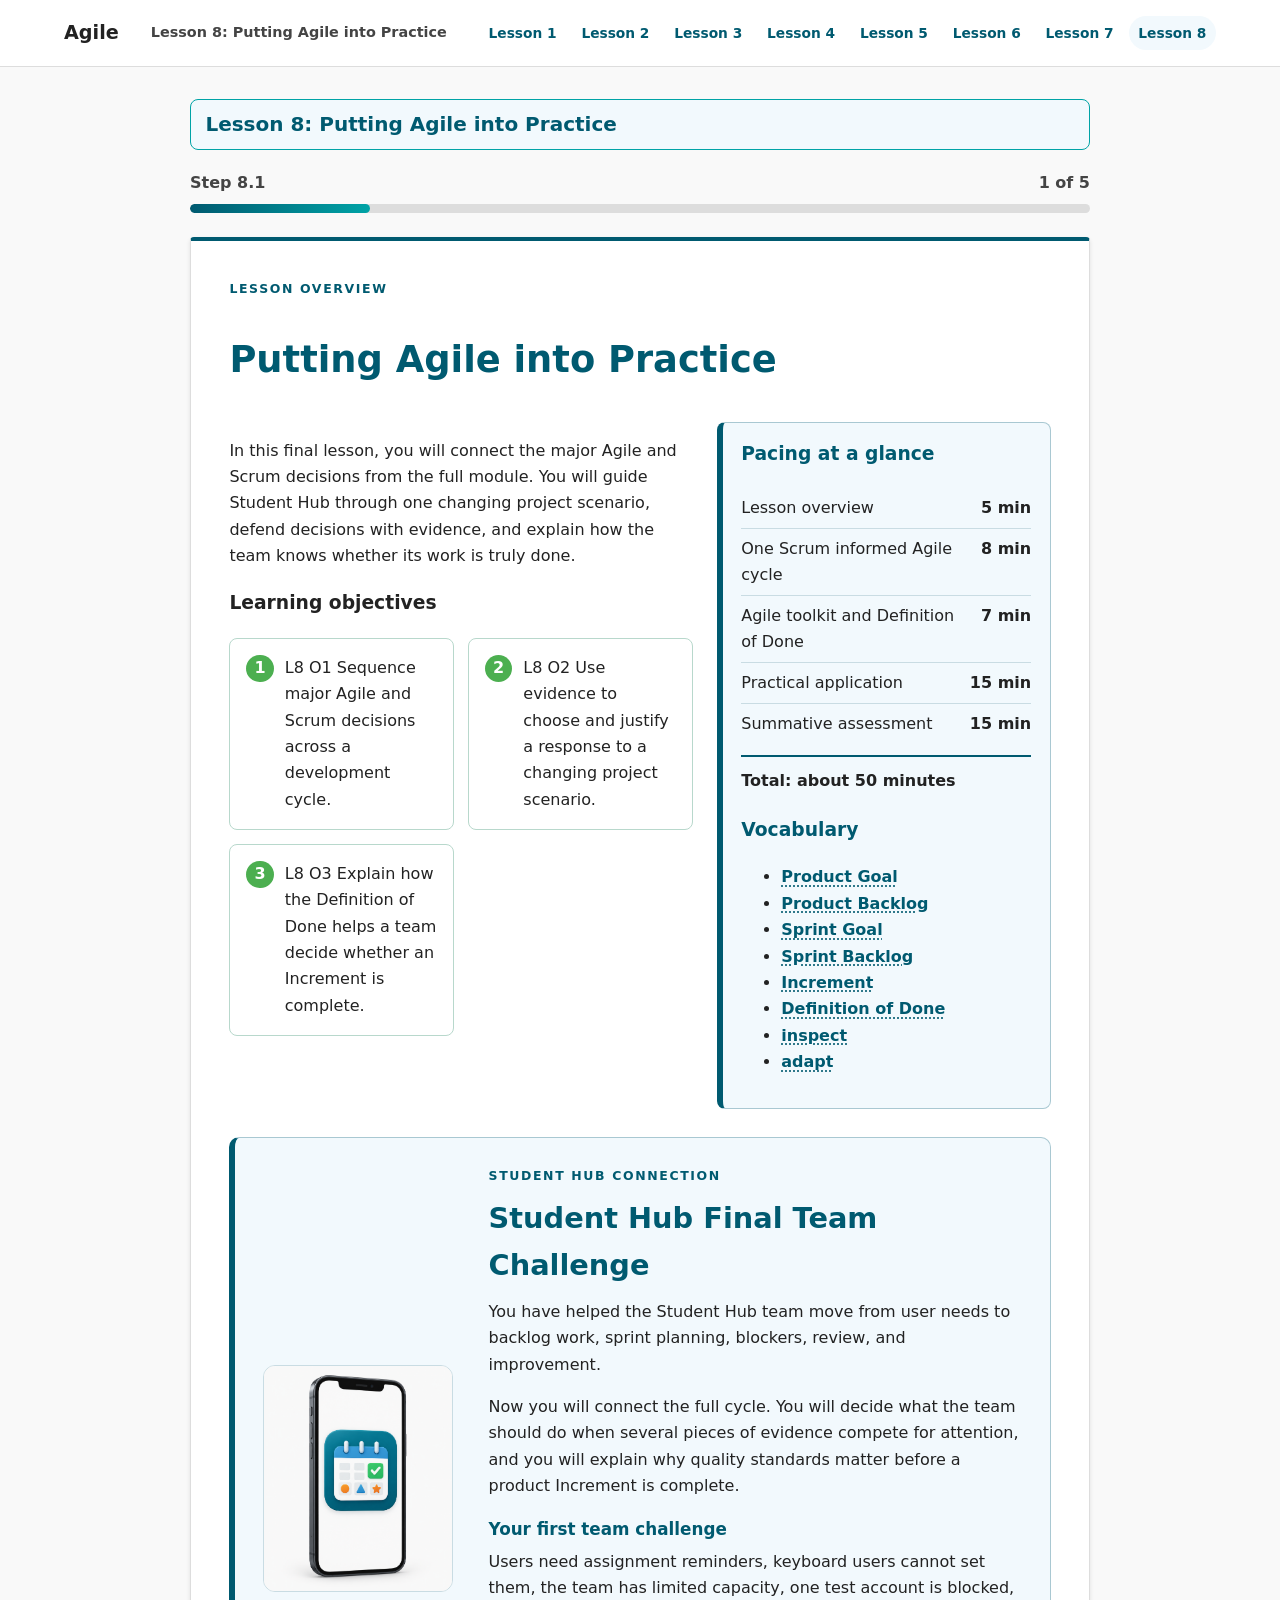
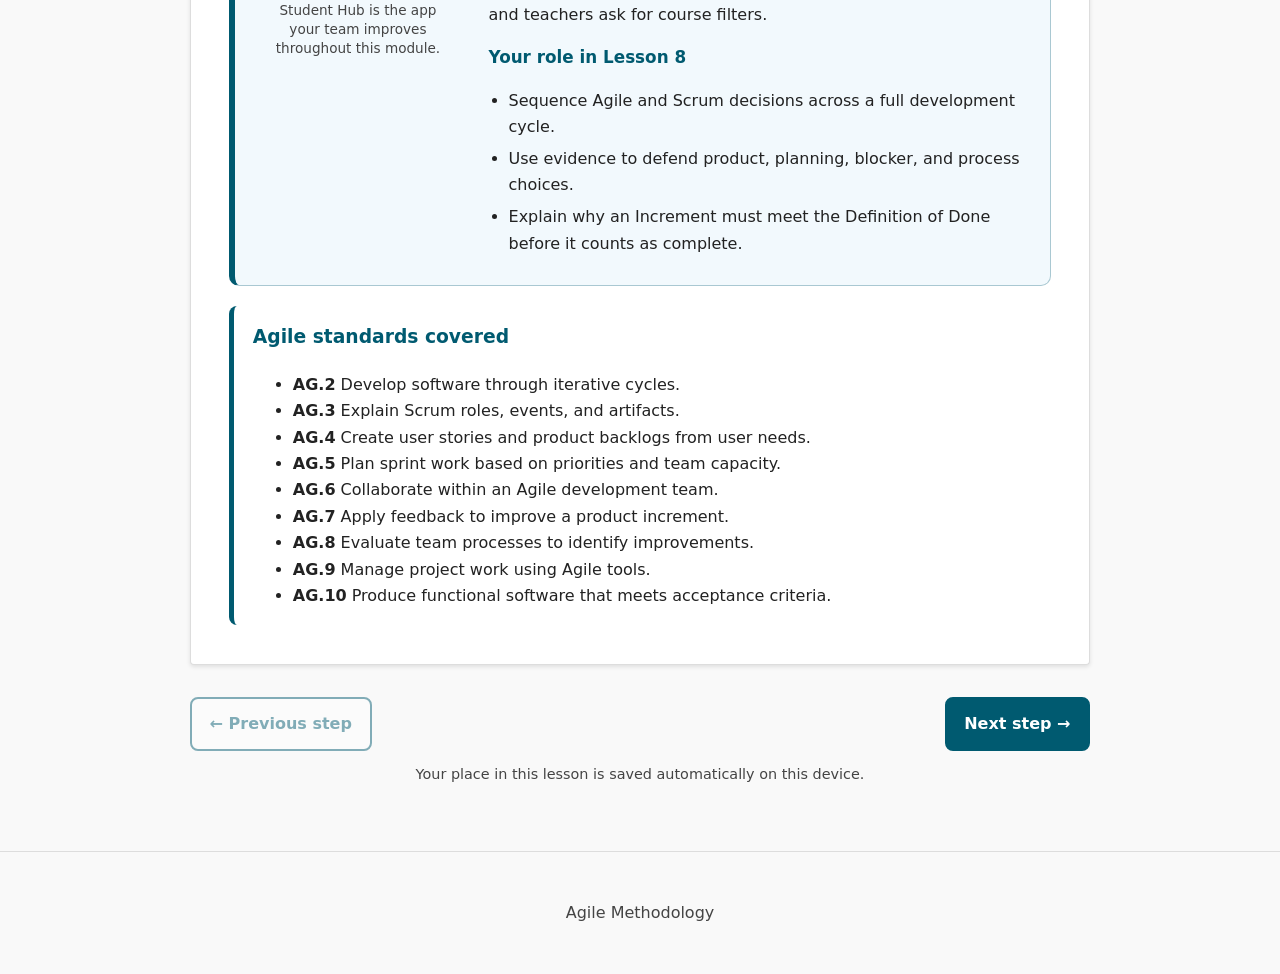
<file: lessons/lesson-8.html>
<!doctype html>
<html lang="en"><head><meta charset="utf-8"><meta name="viewport" content="width=device-width,initial-scale=1">
<meta name="description" content="In this final lesson, you will connect the major Agile and Scrum decisions from the full module. You will guide Student Hub through one changing project scenario, defend decisions with evidence, and explain how the team knows whether its work is truly done."><title>Lesson 8: Putting Agile into Practice | Agile</title>
<link rel="stylesheet" href="../assets/styles.css?v=20260912-6"></head>
<body data-lesson="8"><a class="skip-link" href="#main">Skip to lesson</a>
<header class="site-header classroom-header"><a class="brand" href="../index.html">Agile</a><span class="classroom-label">Lesson 8: Putting Agile into Practice</span><button class="menu-button" aria-expanded="false" aria-controls="course-nav">Lessons</button><nav id="course-nav"><a href="../lessons/lesson-1.html">Lesson 1</a><a href="../lessons/lesson-2.html">Lesson 2</a><a href="../lessons/lesson-3.html">Lesson 3</a><a href="../lessons/lesson-4.html">Lesson 4</a><a href="../lessons/lesson-5.html">Lesson 5</a><a href="../lessons/lesson-6.html">Lesson 6</a><a href="../lessons/lesson-7.html">Lesson 7</a><a href="../lessons/lesson-8.html" aria-current="page">Lesson 8</a></nav></header>
<main id="main"><header class="lesson-hero"><p class="lesson-identity">Lesson 8: Putting Agile into Practice</p>
<div class="step-progress"><div class="progress-text"><span id="step-status">Step 8.1</span><span id="step-count">1 of 5</span></div><div class="progress" role="progressbar" aria-label="Lesson progress" aria-valuemin="1" aria-valuemax="5" aria-valuenow="1"><span style="width:20.00%"></span></div></div></header>
<div class="stepper"><section class="lesson-step overview" data-step-label="8.1"><p class="eyebrow">Lesson overview</p><h2>Putting Agile into Practice</h2><div class="overview-grid"><div><p>In this final lesson, you will connect the major Agile and Scrum decisions from the full module. You will guide Student Hub through one changing project scenario, defend decisions with evidence, and explain how the team knows whether its work is truly done.</p><h3>Learning objectives</h3><ul class="objective-cards"><li>L8 O1 Sequence major Agile and Scrum decisions across a development cycle.</li><li>L8 O2 Use evidence to choose and justify a response to a changing project scenario.</li><li>L8 O3 Explain how the Definition of Done helps a team decide whether an Increment is complete.</li></ul></div><aside class="overview-panel"><h3>Pacing at a glance</h3><ul class="lesson-pacing"><li><span>Lesson overview</span><strong>5 min</strong></li><li><span>One Scrum informed Agile cycle</span><strong>8 min</strong></li><li><span>Agile toolkit and Definition of Done</span><strong>7 min</strong></li><li><span>Practical application</span><strong>15 min</strong></li><li><span>Summative assessment</span><strong>15 min</strong></li></ul><p class="pacing-total"><strong>Total: about 50 minutes</strong></p><h3>Vocabulary</h3><ul><li><button class="vocab-link" type="button" data-term="Product Goal" data-definition="The long term objective for the product.">Product Goal</button></li><li><button class="vocab-link" type="button" data-term="Product Backlog" data-definition="An ordered list of work needed to improve the product.">Product Backlog</button></li><li><button class="vocab-link" type="button" data-term="Sprint Goal" data-definition="The single objective that gives the Sprint focus.">Sprint Goal</button></li><li><button class="vocab-link" type="button" data-term="Sprint Backlog" data-definition="The selected Product Backlog items plus the Developers&#x27; plan for completing them.">Sprint Backlog</button></li><li><button class="vocab-link" type="button" data-term="Increment" data-definition="A usable product improvement that meets the Definition of Done.">Increment</button></li><li><button class="vocab-link" type="button" data-term="Definition of Done" data-definition="The shared quality standard work must meet before it counts as complete.">Definition of Done</button></li><li><button class="vocab-link" type="button" data-term="inspect" data-definition="To look closely at evidence so the team can make a better decision.">inspect</button></li><li><button class="vocab-link" type="button" data-term="adapt" data-definition="To change a product, plan, or process based on evidence.">adapt</button></li></ul></aside></div><section class="lesson-project-anchor" aria-labelledby="student-hub-title-8"><figure><img src="../assets/images/student-hub-phone.png" width="280" height="336" alt="A smartphone displaying a calendar style app icon with a checkmark and event markers."><figcaption>Student Hub is the app your team improves throughout this module.</figcaption></figure><div><p class="eyebrow">Student Hub connection</p><h3 id="student-hub-title-8">Student Hub Final Team Challenge</h3><p>You have helped the Student Hub team move from user needs to backlog work, sprint planning, blockers, review, and improvement.</p><p>Now you will connect the full cycle. You will decide what the team should do when several pieces of evidence compete for attention, and you will explain why quality standards matter before a product Increment is complete.</p><h4>Your first team challenge</h4><p>Users need assignment reminders, keyboard users cannot set them, the team has limited capacity, one test account is blocked, and teachers ask for course filters.</p><h4>Your role in Lesson 8</h4><ul class="lesson-list"><li>Sequence Agile and Scrum decisions across a full development cycle.</li><li>Use evidence to defend product, planning, blocker, and process choices.</li><li>Explain why an Increment must meet the Definition of Done before it counts as complete.</li></ul></div></section><section class="lesson-standards" aria-labelledby="lesson-standards-title-8"><h3 id="lesson-standards-title-8">Agile standards covered</h3><ul><li><strong>AG.2</strong> Develop software through iterative cycles.</li><li><strong>AG.3</strong> Explain Scrum roles, events, and artifacts.</li><li><strong>AG.4</strong> Create user stories and product backlogs from user needs.</li><li><strong>AG.5</strong> Plan sprint work based on priorities and team capacity.</li><li><strong>AG.6</strong> Collaborate within an Agile development team.</li><li><strong>AG.7</strong> Apply feedback to improve a product increment.</li><li><strong>AG.8</strong> Evaluate team processes to identify improvements.</li><li><strong>AG.9</strong> Manage project work using Agile tools.</li><li><strong>AG.10</strong> Produce functional software that meets acceptance criteria.</li></ul></section></section><section class="lesson-step" data-step-label="8.2" hidden><p class="eyebrow">Step 8.2 · Learn and check</p><h2>Connect</h2><p class="step-topic">One Scrum Informed Agile Cycle</p><p class="step-time">Estimated time: 8 minutes</p><div class="next-move"><p><span aria-hidden="true">🚗</span> <strong>Your next move:</strong> Work on your own. Think through this order: gather user evidence, plan a Sprint, build and test an Increment, review feedback, and improve the process. Keep one connection in mind as you continue.</p></div><h2>Watch</h2><section class="resource-card"><h3>Why Agile Teams Use Short Cycles</h3><p>Introduce why Agile supports iterative work, feedback loops, and project change in a short engagement focused format.</p><div class="video-embed"><iframe src="https://www.youtube.com/embed/rXp27LZYl9k" title="Video: Why Agile Teams Use Short Cycles" loading="lazy" referrerpolicy="strict-origin-when-cross-origin" allow="accelerometer; clipboard-write; encrypted-media; gyroscope; picture-in-picture; web-share" allowfullscreen></iframe></div><div class="resource-actions"><a href="https://www.youtube.com/watch?v=rXp27LZYl9k">Open video in new tab</a><a href="../content/transcripts/r019-why-use-agile-with-59-second-agile-transcript.md">Open transcript</a></div></section><h2>Learn</h2><div class="next-move"><p><span aria-hidden="true">📖</span> <strong>Your next move:</strong> Read the short explanation below. Look for how planning, feedback, and change work together.</p></div><p>LEARN, This Scrum informed cycle shows one way Agile teams connect important decisions across a project. Teams adapt their practices as needs, constraints, and evidence change.</p><p>A user need helps the team shape a Product Goal. The Product Owner orders the Product Backlog using value, risk, evidence, and effort.</p><p>During Sprint Planning, the Scrum Team creates a Sprint Goal. Developers select work that supports the goal and create a Sprint Backlog.</p><p>During the Sprint, Developers inspect progress and adapt their plan. At the Sprint Review, the team and stakeholders inspect the product result. At the Sprint Retrospective, the team chooses one way to improve how it works.</p><p>Agile teams still plan. They use repeated planning, working results, and feedback to reduce risk.</p><figure class="instructional-figure"><button class="image-zoom" type="button" aria-label="Enlarge instructional graphic"><img src="../assets/images/lesson-08-scrum-informed-agile-cycle-v3.png" alt="Ten numbered stages show one Scrum informed Agile cycle. Sprint Review is labeled as inspecting the product with stakeholders. Sprint Retrospective is labeled as inspecting how the team works. Solid arrows show product work; dashed arrows show feedback and improvement."></button><figcaption>Sprint Review inspects the product with stakeholders. Sprint Retrospective inspects how the team works.</figcaption></figure><section class="question-set" aria-label="Check for understanding"><h3>Check for understanding</h3><article class="question" data-correct="[&quot;a&quot;, &quot;b&quot;, &quot;c&quot;, &quot;d&quot;, &quot;e&quot;]" data-feedback-correct="Correct. The cycle moves from evidence to planning, usable work, product feedback, and process improvement." data-feedback-incorrect="Find the user need first. Then look for planning, working software, product feedback, and team improvement."><h4>Question 1</h4><p>Place these actions in a useful Agile sequence.</p><div class="choices"><label><input type="radio" name="check-8-2-1" value="a"> <span>Gather user evidence</span></label><label><input type="radio" name="check-8-2-1" value="b"> <span>Plan a Sprint</span></label><label><input type="radio" name="check-8-2-1" value="c"> <span>Build and test an Increment</span></label><label><input type="radio" name="check-8-2-1" value="d"> <span>Inspect feedback</span></label><label><input type="radio" name="check-8-2-1" value="e"> <span>Improve the team process</span></label></div><button class="check-answer" type="button">Check my answer</button><div class="feedback" role="status" hidden></div></article><article class="question" data-correct="[&quot;a&quot;]" data-feedback-correct="Correct. Feedback gives evidence the team can use to order future work." data-feedback-incorrect="Feedback should guide backlog decisions, not sit apart from the work."><h4>Question 2</h4><p>Why should feedback stay connected to the Product Backlog?</p><div class="choices"><label><input type="radio" name="check-8-2-2" value="a"> <span>It helps the team use evidence to choose the next improvement.</span></label><label><input type="radio" name="check-8-2-2" value="b"> <span>It lets the team ignore the Sprint Goal.</span></label><label><input type="radio" name="check-8-2-2" value="c"> <span>It proves every idea should be built right away.</span></label><label><input type="radio" name="check-8-2-2" value="d"> <span>It removes the need for review.</span></label></div><button class="check-answer" type="button">Check my answer</button><div class="feedback" role="status" hidden></div></article></section><details class="source-foundation"><summary>Source Foundation</summary><ul><li><a href="https://www.youtube.com/watch?v=rXp27LZYl9k">Why use Agile with 59 Second Agile</a> <a href="../content/transcripts/r019-why-use-agile-with-59-second-agile-transcript.md">transcript</a></li><li><a href="https://agilemanifesto.org/">Manifesto for Agile Software Development</a></li><li><a href="https://scrumguides.org/scrum-guide.html">The 2020 Scrum Guide</a></li></ul></details></section><section class="lesson-step" data-step-label="8.3" hidden><p class="eyebrow">Step 8.3 · Learn and check</p><h2>Agile Toolkit and Definition of Done</h2><p class="step-time">Estimated time: 7 minutes</p><div class="next-move"><p><span aria-hidden="true">▶️</span> <strong>Your next move:</strong> Watch for how Scrum artifacts connect to goals and quality. Then focus on why working is not the same as done.</p></div><section class="resource-card"><h3>Scrum Artifacts, Scrum Foundations eLearning Series</h3><p>Review Product Backlog, Sprint Backlog, and Increment before the summative scenario.</p><div class="video-embed"><iframe src="https://www.youtube.com/embed/U5T4GwMCs9E" title="Video: Scrum Artifacts, Scrum Foundations eLearning Series" loading="lazy" referrerpolicy="strict-origin-when-cross-origin" allow="accelerometer; clipboard-write; encrypted-media; gyroscope; picture-in-picture; web-share" allowfullscreen></iframe></div><div class="resource-actions"><a href="https://www.youtube.com/watch?v=U5T4GwMCs9E">Open video in new tab</a><a href="../content/transcripts/r016-10-scrum-artifacts-scrum-foundations-elearning-series-transcript.md">Open transcript</a></div></section><p>Use this toolkit when a software project changes. Product Goal describes the future value the product should create. Product Backlog is the ordered list of possible product work. Sprint Goal states the value or purpose for the current Sprint. Sprint Backlog shows the selected work and the Developers&#x27; plan.</p><p>Scrum artifacts have commitments. The Product Backlog connects to the Product Goal. The Sprint Backlog connects to the Sprint Goal. The Increment connects to the Definition of Done. These links help the team make work and quality visible.</p><p>A usable Increment is completed product work that can provide value. In Scrum, work becomes part of an Increment only when it meets the Definition of Done.</p><p>The Definition of Done is the team&#x27;s shared quality standard. It helps the team avoid calling work complete before testing, access, and other required quality checks are finished.</p><p>This matters in the final Student Hub challenge. A reminder feature may look like it works, but it is not done if keyboard users cannot set or cancel reminders as required by the acceptance criteria.</p><details class="optional-video-support"><summary>Optional video support</summary><section class="resource-card"><h3>The Increment and Definition of Done, Scrum Foundations eLearning Series</h3><p>Reinforce usable Increment and Definition of Done.</p><div class="next-move video-focus"><p><span aria-hidden="true">▶️</span> <strong>Your next move:</strong> Watch for how a usable Increment and a Definition of Done help a team know whether work is truly complete.</p></div><div class="video-embed"><iframe src="https://www.youtube.com/embed/jkdIsW_yM6o" title="Video: The Increment and Definition of Done, Scrum Foundations eLearning Series" loading="lazy" referrerpolicy="strict-origin-when-cross-origin" allow="accelerometer; clipboard-write; encrypted-media; gyroscope; picture-in-picture; web-share" allowfullscreen></iframe></div><div class="resource-actions"><a href="https://www.youtube.com/watch?v=jkdIsW_yM6o">Open video in new tab</a><a href="../content/transcripts/r012-14-the-increment-and-definition-of-done-scrum-foundations-elearning-series-transcript.md">Open transcript</a></div></section></details><section class="question-set" aria-label="Check for understanding"><h3>Check for understanding</h3><article class="question" data-correct="[&quot;c&quot;]" data-feedback-correct="Correct. An Increment must meet the Definition of Done before it counts as complete." data-feedback-incorrect="Look for the choice that connects completed work to the team&#x27;s shared quality standard."><h4>Question 1</h4><p>When should work count as part of a usable Increment?</p><div class="choices"><label><input type="radio" name="check-8-3-1" value="a"> <span>When it is selected for the Sprint Backlog.</span></label><label><input type="radio" name="check-8-3-1" value="b"> <span>When a stakeholder first asks for it.</span></label><label><input type="radio" name="check-8-3-1" value="c"> <span>When it meets the Definition of Done and can provide value.</span></label><label><input type="radio" name="check-8-3-1" value="d"> <span>When the team runs out of Sprint time.</span></label></div><button class="check-answer" type="button">Check my answer</button><div class="feedback" role="status" hidden></div></article><article class="question" data-correct="[&quot;a&quot;]" data-feedback-correct="Correct. Done means the increment meets the shared quality standard and the acceptance criteria." data-feedback-incorrect="Review the Definition of Done. Work is not done until required quality checks are met."><h4>Question 2</h4><p>When can the team call a product increment done?</p><div class="choices"><label><input type="radio" name="check-8-3-2" value="a"> <span>When it meets the Definition of Done and the acceptance criteria.</span></label><label><input type="radio" name="check-8-3-2" value="b"> <span>When the team runs out of time.</span></label><label><input type="radio" name="check-8-3-2" value="c"> <span>When the feature looks complete but has not been tested.</span></label><label><input type="radio" name="check-8-3-2" value="d"> <span>When one stakeholder asks for a demo.</span></label></div><button class="check-answer" type="button">Check my answer</button><div class="feedback" role="status" hidden></div></article></section><details class="source-foundation"><summary>Source Foundation</summary><ul><li><a href="https://www.youtube.com/watch?v=U5T4GwMCs9E">Scrum Artifacts, Scrum Foundations eLearning Series</a> <a href="../content/transcripts/r016-10-scrum-artifacts-scrum-foundations-elearning-series-transcript.md">transcript</a></li><li><a href="https://www.youtube.com/watch?v=jkdIsW_yM6o">The Increment and Definition of Done, Scrum Foundations eLearning Series</a> <a href="../content/transcripts/r012-14-the-increment-and-definition-of-done-scrum-foundations-elearning-series-transcript.md">transcript</a></li><li><a href="https://agilemanifesto.org/">Manifesto for Agile Software Development</a></li><li><a href="https://scrumguides.org/scrum-guide.html">The 2020 Scrum Guide</a></li></ul></details></section><section class="lesson-step classroom-activity" data-step-label="8.4" hidden><p class="eyebrow">Step 8.4 · Practical application</p><h2>Complete the Final Agile Decision Path</h2><p class="step-time">Estimated time: 15 minutes</p><p>Use one career field scenario to show how the Student Hub team should move from evidence to action.</p><ol><li>Choose one career field and read the situation. Look for five kinds of evidence: user need, quality risk, capacity, blocker, and stakeholder feedback.</li><li>Assume the team can complete one main product improvement and the testing needed to meet the Definition of Done.</li><li>Use the response template in order. The first four parts move from user need to Sprint plan. The last three parts address the blocker, review feedback, and retrospective improvement.</li><li>Defend two decisions with evidence. One defense should explain a product or planning choice. The other should explain a blocker, Definition of Done, or process improvement choice.</li><li>Finish with the final team decision sentence. This should summarize the strongest Agile decision your team would make next.</li></ol><section class="response-template" aria-labelledby="response-template-title"><h3 id="response-template-title">Final Agile decision path</h3><p>Complete each part in order. Short, specific answers are better than long general ones.</p><ul><li><span>1. User need, What user or stakeholder need should guide the team?</span></li><li><span>2. Backlog item and acceptance criteria, What work should be clear, small enough to build, and testable?</span></li><li><span>3. Priority decision, Which work should move first? Use value, risk, evidence, effort, or dependency reasoning.</span></li><li><span>4. Sprint Goal and selected work, What focused Sprint can the team complete with its capacity?</span></li><li><span>5. Blocker response, What blocker or impediment should the team make visible, and who can help?</span></li><li><span>6. Review feedback, What product change should the Product Owner consider next?</span></li><li><span>7. Retrospective improvement, What team process should improve next Sprint?</span></li></ul></section><div class="application-card program-application"><label for="program-select"><strong>Select your career field</strong></label><select id="program-select"><option value="">Choose a field</option><option value="Software Development">Software Development</option><option value="Cybersecurity">Cybersecurity</option><option value="Data Science">Data Science</option><option value="Artificial Intelligence">Artificial Intelligence</option><option value="Game Development">Game Development</option><option value="Physical Computing">Physical Computing</option></select><button class="step-button program-start" type="button">Start my scenario</button><p class="save-note">Complete one career scenario. You may choose another afterward for optional practice.</p><div class="scenario-deck"><article class="scenario-card program-scenario-card" data-program="Software Development" hidden><p class="scenario-category">Your selected program: Software Development</p><p><strong>Situation:</strong> Final Student Hub update: users need assignment reminders, keyboard users cannot set them during testing, the team has limited capacity, one test account is blocked, and teachers ask for course filters.</p><label for="scenario-8-1-1">Complete the seven part decision path in the response template.</label><textarea id="scenario-8-1-1" rows="3"></textarea><label for="scenario-8-1-2">Mark the two decisions you will defend with evidence.</label><textarea id="scenario-8-1-2" rows="3"></textarea><label for="scenario-8-1-3">Write the final team decision handoff.</label><textarea id="scenario-8-1-3" rows="3"></textarea><button class="scenario-exemplar" type="button">Compare with an exemplar</button><div class="feedback exemplar-feedback" role="status" hidden>A strong response protects keyboard access and quality before calling the reminder feature done. It keeps the Sprint Goal focused, adjusts backlog order with evidence, responds to the blocked test account, and separates product feedback from process improvement. The strongest answers complete the full decision path, defend two choices with evidence, and avoid calling work done before it meets the Definition of Done.</div></article><article class="scenario-card program-scenario-card" data-program="Cybersecurity" hidden><p class="scenario-category">Your selected program: Cybersecurity</p><p><strong>Situation:</strong> A security team is improving Student Hub sign in. Users need password reset help, testing shows shared computer sessions do not always end, the team has limited capacity, one test account is locked, and a stakeholder asks for clearer account lock messages.</p><label for="scenario-8-2-1">Complete the seven part decision path in the response template.</label><textarea id="scenario-8-2-1" rows="3"></textarea><label for="scenario-8-2-2">Mark the two decisions you will defend with evidence.</label><textarea id="scenario-8-2-2" rows="3"></textarea><label for="scenario-8-2-3">Write the final team decision handoff.</label><textarea id="scenario-8-2-3" rows="3"></textarea><button class="scenario-exemplar" type="button">Compare with an exemplar</button><div class="feedback exemplar-feedback" role="status" hidden>A strong response treats shared computer session risk as high value work, writes testable acceptance criteria, keeps the Sprint Goal focused on safer sign in, makes the locked test account visible, and uses review feedback for the next backlog decision. The strongest answers complete the full decision path, defend two choices with evidence, and avoid calling work done before it meets the Definition of Done.</div></article><article class="scenario-card program-scenario-card" data-program="Data Science" hidden><p class="scenario-category">Your selected program: Data Science</p><p><strong>Situation:</strong> A data team is improving Student Hub dashboards. Users need assignment trend filters, testing shows keyboard users cannot reach the filter controls, the team has limited capacity, one data refresh is blocked, and teachers ask for a last updated label.</p><label for="scenario-8-3-1">Complete the seven part decision path in the response template.</label><textarea id="scenario-8-3-1" rows="3"></textarea><label for="scenario-8-3-2">Mark the two decisions you will defend with evidence.</label><textarea id="scenario-8-3-2" rows="3"></textarea><label for="scenario-8-3-3">Write the final team decision handoff.</label><textarea id="scenario-8-3-3" rows="3"></textarea><button class="scenario-exemplar" type="button">Compare with an exemplar</button><div class="feedback exemplar-feedback" role="status" hidden>A strong response uses the access issue and stale data risk as evidence. It defines a testable dashboard increment, protects the Sprint Goal, makes the data refresh blocker visible, and chooses a process improvement for checking data quality earlier. The strongest answers complete the full decision path, defend two choices with evidence, and avoid calling work done before it meets the Definition of Done.</div></article><article class="scenario-card program-scenario-card" data-program="Artificial Intelligence" hidden><p class="scenario-category">Your selected program: Artificial Intelligence</p><p><strong>Situation:</strong> An AI team is improving Student Hub study summaries. Users need assignment reminders with short study tips, testing shows some summaries leave out required details, the team has limited capacity, one model test is blocked, and teachers ask for a confidence note.</p><label for="scenario-8-4-1">Complete the seven part decision path in the response template.</label><textarea id="scenario-8-4-1" rows="3"></textarea><label for="scenario-8-4-2">Mark the two decisions you will defend with evidence.</label><textarea id="scenario-8-4-2" rows="3"></textarea><label for="scenario-8-4-3">Write the final team decision handoff.</label><textarea id="scenario-8-4-3" rows="3"></textarea><button class="scenario-exemplar" type="button">Compare with an exemplar</button><div class="feedback exemplar-feedback" role="status" hidden>A strong response does not call the AI feature done until accuracy and review criteria are met. It uses evidence to order the backlog, defines acceptance criteria, addresses the blocked model test, and chooses a process improvement for checking examples earlier. The strongest answers complete the full decision path, defend two choices with evidence, and avoid calling work done before it meets the Definition of Done.</div></article><article class="scenario-card program-scenario-card" data-program="Game Development" hidden><p class="scenario-category">Your selected program: Game Development</p><p><strong>Situation:</strong> A game team is building a Student Hub practice quest. Users need reminder challenges, testing shows some players cannot remap controls, the team has limited capacity, one device test is blocked, and a stakeholder asks for clearer progress feedback.</p><label for="scenario-8-5-1">Complete the seven part decision path in the response template.</label><textarea id="scenario-8-5-1" rows="3"></textarea><label for="scenario-8-5-2">Mark the two decisions you will defend with evidence.</label><textarea id="scenario-8-5-2" rows="3"></textarea><label for="scenario-8-5-3">Write the final team decision handoff.</label><textarea id="scenario-8-5-3" rows="3"></textarea><button class="scenario-exemplar" type="button">Compare with an exemplar</button><div class="feedback exemplar-feedback" role="status" hidden>A strong response treats control remapping as a quality and access issue. It chooses work that supports one Sprint Goal, defines testable acceptance criteria, makes the blocked device test visible, and uses playtest feedback to plan the next improvement. The strongest answers complete the full decision path, defend two choices with evidence, and avoid calling work done before it meets the Definition of Done.</div></article><article class="scenario-card program-scenario-card" data-program="Physical Computing" hidden><p class="scenario-category">Your selected program: Physical Computing</p><p><strong>Situation:</strong> A device team is building a Student Hub desk reminder. Users need assignment alerts, testing shows the alert button cannot be used reliably with one hand, the team has limited capacity, one hardware test is blocked, and teachers ask for a low battery warning.</p><label for="scenario-8-6-1">Complete the seven part decision path in the response template.</label><textarea id="scenario-8-6-1" rows="3"></textarea><label for="scenario-8-6-2">Mark the two decisions you will defend with evidence.</label><textarea id="scenario-8-6-2" rows="3"></textarea><label for="scenario-8-6-3">Write the final team decision handoff.</label><textarea id="scenario-8-6-3" rows="3"></textarea><button class="scenario-exemplar" type="button">Compare with an exemplar</button><div class="feedback exemplar-feedback" role="status" hidden>A strong response keeps safety, access, and quality visible. It defines a usable increment with acceptance criteria, protects the Sprint Goal, responds to the blocked hardware test, and chooses a process improvement for testing physical controls earlier. The strongest answers complete the full decision path, defend two choices with evidence, and avoid calling work done before it meets the Definition of Done.</div></article></div></div><section class="team-handoff" aria-labelledby="team-handoff-title"><h3 id="team-handoff-title">Final team decision</h3><label for="team-handoff-8">Our final Agile decision is ___ because the evidence shows ___.</label><textarea id="team-handoff-8" rows="2"></textarea><p class="save-note">Use this sentence to summarize the strongest next action from your capstone response.</p></section></section><section class="lesson-step assessment-callout" data-step-label="8.5" hidden><p class="eyebrow">Step 8.5 · Lesson assessment</p><h2>Lesson 8 Assessment</h2><p class="step-time">Estimated time: 15 minutes</p><div class="next-move"><p><span aria-hidden="true">✅</span> <strong>Your next move:</strong> Return to your course and complete the lesson assessment. You may attempt it up to 3 times. The mastery target is 80%. Follow your instructor’s directions for submission and results.</p></div><p>The public lesson site does not collect your assessment answers or personal information.</p></section><p class="sr-only" id="step-announcement" aria-live="polite"></p>
<nav class="step-controls" aria-label="Lesson step navigation"><button class="step-button secondary" id="previous-step" type="button">← Previous step</button><button class="step-button" id="next-step" type="button">Next step →</button></nav><p class="step-help">Your place in this lesson is saved automatically on this device.</p></div></main>
<footer><p>Agile Methodology</p></footer><script src="../assets/app.js"></script></body></html>
</file>
<file: assets/styles.css>
:root {
  --ink: #222222; --muted: #444444; --teal: #005A70; --cyan: #00A3A6;
  --sky: #F2F9FD; --green: #4CAF50; --green-bg: #F4FBF7;
  --amber: #E67E22; --amber-bg: #FFF9F3; --paper: #ffffff; --line: #dddddd;
  --link: #005A70; --link-on-dark: #ffffff;
  --shadow: 0 2px 4px rgba(0,0,0,.1);
  font-family: Inter, ui-sans-serif, system-ui, -apple-system, "Segoe UI", sans-serif;
  color: var(--ink); background: #f9f9f9; line-height: 1.65;
}
* { box-sizing: border-box; }
body { margin: 0; }
a { color: var(--link); text-decoration-thickness: .12em; text-underline-offset: .14em; }
button, a { touch-action: manipulation; }
a:focus-visible, button:focus-visible, input:focus-visible, select:focus-visible, textarea:focus-visible, [tabindex]:focus-visible { outline: 3px solid var(--amber); outline-offset: 3px; }
.sr-only { position: absolute; width: 1px; height: 1px; padding: 0; margin: -1px; overflow: hidden; clip: rect(0,0,0,0); white-space: nowrap; border: 0; }
img { max-width: 100%; height: auto; border-radius: 8px; }
.skip-link { position: absolute; left: -9999px; top: 0; }
.skip-link:focus { left: 1rem; top: 1rem; background: #fff; padding: .75rem; z-index: 10; }
.site-header { position: sticky; top: 0; z-index: 5; display: flex; align-items: center; gap: 2rem; padding: 1rem clamp(1rem,5vw,4rem); background: rgba(255,255,255,.96); border-bottom: 1px solid var(--line); }
.brand { font-size: 1.2rem; font-weight: 850; text-decoration: none; color: var(--ink); white-space: nowrap; }
.site-header nav { margin-left: auto; display: flex; gap: .35rem; flex-wrap: wrap; }
.site-header nav a { padding: .35rem .6rem; text-decoration: none; border-radius: 999px; font-weight: 700; font-size: .86rem; }
.site-header nav a:hover, .site-header nav a[aria-current=page] { background: var(--sky); }
.classroom-header { justify-content: space-between; }
.classroom-label { color: var(--muted); font-weight: 700; font-size: .9rem; }
.menu-button { display: none; margin-left: auto; border: 1px solid var(--line); background: #fff; border-radius: 8px; padding: .5rem .75rem; font-weight: 750; }
main { width: min(1120px,calc(100% - 2rem)); margin: auto; }
.home-hero { min-height: 70vh; display: grid; grid-template-columns: 1.25fr .75fr; align-items: center; gap: 4rem; padding: 5rem 0; }
.eyebrow { text-transform: uppercase; letter-spacing: .13em; font-size: .78rem; font-weight: 850; color: var(--teal); margin: 0 0 .55rem; }
.home-hero h1, .lesson-hero h1 { font-size: clamp(2.5rem,6vw,5.3rem); line-height: 1.03; letter-spacing: -.045em; margin: .3rem 0 1.5rem; }
.lede { font-size: 1.25rem; color: var(--muted); max-width: 680px; }
.button, .check-answer { display: inline-block; background: var(--teal); color: #fff!important; text-decoration: none; border: 0; border-radius: 8px; padding: .8rem 1.15rem; font-weight: 800; cursor: pointer; }
.routine { display: grid; gap: .7rem; padding: 1.5rem; background: var(--teal); border-radius: 18px; box-shadow: var(--shadow); }
.routine span { background: #fff; padding: 1rem 1.2rem; border-radius: 8px; font-size: 1.3rem; font-weight: 850; }
.routine span:nth-child(even) { background: var(--sky); margin-left: 1.5rem; }
.project-spotlight { display: grid; grid-template-columns: minmax(190px,.62fr) minmax(0,1.7fr); gap: clamp(1.5rem,4vw,3rem); align-items: center; margin: -1.25rem 0 3rem; padding: clamp(1.5rem,4vw,2.75rem); border: 1px solid #a9c8d2; border-left: .45rem solid var(--teal); border-radius: 14px; background: var(--sky); box-shadow: var(--shadow); }
.project-visual { display: grid; place-items: center; min-width: 0; }
.project-visual img { display: block; width: min(100%,280px); max-height: 390px; object-fit: contain; border: 1px solid #c9dce3; border-radius: 18px; background: #f9f9f9; }
.project-spotlight h2 { margin: .25rem 0 .65rem; color: var(--teal); font-size: clamp(2rem,4vw,3rem); }
.project-spotlight h3 { margin: 1.35rem 0 .65rem; color: var(--ink); font-size: 1.05rem; }
.project-summary { max-width: 760px; margin: 0; font-size: 1.08rem; }
.project-path { display: grid; grid-template-columns: repeat(3,minmax(0,1fr)); gap: .7rem; margin: 0; padding: 0; list-style: none; }
.project-path li { display: flex; align-items: center; gap: .65rem; min-height: 52px; padding: .65rem .75rem; border: 2px solid var(--teal); border-radius: 10px; background: #fff; color: var(--teal); font-weight: 800; line-height: 1.2; }
.project-path li span { display: grid; flex: 0 0 1.45rem; place-items: center; width: 1.45rem; height: 1.45rem; border-radius: 50%; background: var(--teal); color: #fff; font-size: .8rem; }
.course-map { padding: 2rem 0 6rem; }
.course-map>h2 { font-size: clamp(2rem,4vw,3.5rem); margin: .25rem 0 2rem; }
.lesson-grid { display: grid; grid-template-columns: repeat(2,1fr); gap: 1rem; }
.lesson-card { display: flex; gap: 1rem; align-items: flex-start; padding: 1.35rem; background: #fff; border: 1px solid var(--line); border-radius: 8px; text-decoration: none; color: var(--ink); box-shadow: var(--shadow); transition: .2s; }
.lesson-card:hover { transform: translateY(-3px); }
.lesson-number { display: grid; place-items: center; min-width: 2.75rem; height: 2.75rem; background: var(--teal); color: #fff; border-radius: 50%; font-weight: 900; }
.lesson-card h2 { font-size: 1.08rem; line-height: 1.3; margin: 0 0 .3rem; }
.lesson-card p { margin: 0; color: var(--muted); }
.lesson-hero { max-width: 900px; margin: 0 auto; padding: 2rem 0 1.5rem; text-align: left; }
.lesson-hero .lesson-identity { margin: 0 0 1.25rem; padding: .7rem .9rem; border: 1px solid var(--cyan); border-radius: 8px; background: var(--sky); color: var(--teal); font-size: clamp(1rem,2vw,1.25rem); font-weight: 850; line-height: 1.35; letter-spacing: 0; text-align: left; }
.progress { height: 9px; background: var(--line); border-radius: 99px; overflow: hidden; }
.progress span { display: block; height: 100%; background: linear-gradient(90deg,var(--teal),var(--cyan)); border-radius: 99px; }
.step-progress { width: 100%; max-width: none; }
.progress-text { display: flex; justify-content: space-between; gap: 1rem; margin-bottom: .45rem; font-weight: 800; color: var(--muted); }
.lesson-step { background: var(--paper); border: 1px solid var(--line); border-top: 4px solid var(--teal); border-radius: 4px; padding: clamp(1.2rem,3vw,2.4rem); margin: 0 0 1.5rem; box-shadow: var(--shadow); overflow: hidden; }
.lesson-step h2 { color: var(--teal)!important; font-size: clamp(1.65rem,3vw,2.3rem)!important; border: 0!important; }
.lesson-step > h2 { text-align: left!important; }
.pacing-heading { text-align: center!important; }
.pacing-heading + div { max-width: 900px; margin-left: auto!important; margin-right: auto!important; }
.pacing-heading + div caption { text-align: center!important; }
.lesson-step [style*="background-color: #005a70" i] > h2,
.lesson-step [style*="background-color: #005a70" i] > h3,
.lesson-step [style*="background-color: #005a70" i] > h4,
.lesson-step [style*="background-color: #005a70" i] > h5,
.lesson-step [style*="background-color: #005a70" i] > h6,
.lesson-step [style*="background-color: #005a70" i] :is(h2, h3, h4, h5, h6) .vocab-link {
  color: #ffffff!important;
}
/* Inline source content contains a few dark callouts with locally colored links.
   Keep those links readable even when an inline color attempts to override the site default. */
.lesson-step :is(
  [style*="background-color: #005a70" i],
  [style*="background: #005a70" i],
  [style*="background-color: #27ae60" i],
  [style*="background: #27ae60" i],
  [style*="background-color: #c0392b" i],
  [style*="background: #c0392b" i]
) :is(a, .vocab-link) {
  color: var(--link-on-dark) !important;
  text-decoration-color: currentColor;
}
.overview>div>div:first-child { border-radius: 8px!important; }
.lesson-step [style*="max-width: 100%"] { max-width: none!important; }
.table-scroll { max-width: 100%; overflow-x: auto; margin: 1rem 0; }
.table-scroll table { margin-top: 0!important; margin-bottom: 0!important; }
.question-set { display: grid; gap: 1rem; margin-top: 1.5rem; }
.question { border: 1px solid var(--line); background: var(--sky); border-radius: 8px; padding: 1.25rem; }
.question h3 { margin-top: 0; color: var(--teal); }
.choices { display: grid; gap: .6rem; margin: 1rem 0; }
.choices label { display: flex; gap: .65rem; padding: .75rem; border: 1px solid var(--line); border-radius: 4px; background: #fff; cursor: pointer; }
.choices label:has(input:checked) { border-color: var(--cyan); background: var(--sky); }
.matching-grid { display: grid; gap: .8rem; margin: 1rem 0; }
.matching-row { display: grid; grid-template-columns: minmax(150px, .8fr) minmax(220px, 1.2fr); gap: 1rem; align-items: center; padding: .8rem; border: 1px solid var(--line); border-radius: 6px; background: #fff; }
.matching-row label { font-weight: 800; color: var(--teal); }
.matching-row select { width: 100%; min-height: 44px; padding: .55rem; border: 1px solid #777; border-radius: 4px; background: #fff; color: var(--ink); font: inherit; }
.interaction-hint { color: var(--muted); font-weight: 700; }
.ordering-list { display: grid; gap: .7rem; margin: 1rem 0; }
.ordering-row { display: grid; grid-template-columns: 2.5rem 1fr; align-items: center; gap: .75rem; }
.ordering-position { display: grid; place-items: center; width: 2.25rem; height: 2.25rem; border-radius: 50%; background: var(--teal); color: #fff; font-weight: 900; }
.ordering-row select { min-height: 44px; padding: .55rem; border: 1px solid #777; border-radius: 4px; background: #fff; color: var(--ink); font: inherit; }
.feedback { padding: .85rem 1rem; margin-top: 1rem; border-radius: 4px; background: var(--green-bg); border-left: 6px solid var(--green); }
.feedback.incorrect { background: var(--amber-bg); border-left-color: var(--amber); }
.lesson-feedback { display: flex; align-items: center; justify-content: space-between; gap: 1rem; margin-top: 2rem; padding: 1rem 1.15rem; border: 1px solid #a9c8d2; border-left: .4rem solid var(--teal); border-radius: 8px; background: #f4fafb; }
.lesson-feedback p { margin: 0; color: var(--ink); }
.lesson-feedback-link { display: inline-flex; flex: 0 0 auto; align-items: center; justify-content: center; min-height: 44px; padding: .65rem .85rem; border: 2px solid var(--teal); border-radius: 8px; background: #fff; color: var(--teal); font-weight: 800; line-height: 1.2; text-align: center; text-decoration: none; }
.lesson-feedback-link:hover { background: var(--teal); color: #fff; }
textarea { width: 100%; border: 1px solid var(--line); border-radius: 4px; padding: .8rem; font: inherit; }
.save-note { font-size: .85rem; color: var(--muted); }
.video-access { margin: .5rem 0 1.5rem; font-weight: 700; }
.routine-figure { max-width: 520px; margin: 1.5rem auto; }
.instructional-figure { max-width: 760px; margin: 1.5rem auto; }
.routine-overview-grid { display: grid; grid-template-columns: minmax(280px, 1fr) minmax(280px, 380px); gap: 1.75rem; align-items: start; margin-top: 1.25rem; }
.overview .routine-figure, .overview .routine-intro-visual { width: 100%; max-width: 380px; margin: 0; }
.overview .routine-intro-visual .image-zoom { width: 100%; }
.lesson-project-anchor { display: grid; grid-template-columns: minmax(170px,.55fr) minmax(0,1.55fr); gap: clamp(1.25rem,3vw,2.25rem); align-items: center; margin-top: 1.75rem; padding: clamp(1.2rem,3vw,1.75rem); border: 1px solid #a9c8d2; border-left: .4rem solid var(--teal); border-radius: 10px; background: var(--sky); }
.lesson-project-anchor figure { margin: 0; text-align: center; }
.lesson-project-anchor img { display: block; width: min(100%,210px); max-height: 255px; margin: 0 auto; object-fit: contain; border: 1px solid #c9dce3; border-radius: 12px; background: #f9f9f9; }
.lesson-project-anchor figcaption { margin-top: .55rem; color: var(--muted); font-size: .85rem; line-height: 1.4; }
.lesson-project-anchor h3 { margin: .1rem 0 .55rem; color: var(--teal); font-size: clamp(1.35rem,2.4vw,1.8rem); }
.lesson-project-anchor h4 { margin: 1rem 0 .35rem; color: var(--teal); font-size: 1.05rem; }
.lesson-project-anchor p { margin-top: 0; }
.lesson-project-anchor ul { margin-bottom: 0; padding-left: 1.25rem; }
.lesson-project-anchor li + li { margin-top: .35rem; }
.lesson-standards { margin-top: 1.25rem; padding: 1rem 1.15rem; border-left: .35rem solid var(--teal); border-radius: 8px; background: var(--cream); }
.lesson-standards h3 { margin-top: 0; color: var(--teal); }
.lesson-standards ul { margin-bottom: 0; }
.routine-overview-guidance { padding: 1.15rem 1.25rem; border: 1px solid #a9c8d2; border-left: .4rem solid var(--teal); border-radius: 8px; background: var(--sky); }
.routine-overview-guidance h3 { margin: 0 0 .35rem; color: var(--teal); font-size: 1.12rem; }
.routine-overview-guidance h3:not(:first-child) { margin-top: 1.25rem; }
.routine-overview-guidance p { margin: 0; }
.routine-resource-buttons { display: flex; flex-wrap: wrap; gap: .7rem; margin-top: 1.25rem; }
.routine-resource-buttons a { display: inline-flex; align-items: center; min-height: 44px; padding: .65rem .85rem; border: 2px solid var(--teal); border-radius: 8px; background: #fff; color: var(--teal); font-weight: 800; line-height: 1.2; text-decoration: none; }
.routine-resource-buttons a:hover { background: var(--teal); color: #fff; }
.objective-cards { display: grid; grid-template-columns: repeat(2,minmax(0,1fr)); gap: .85rem; padding: 0!important; margin: 1rem 0!important; list-style: none; counter-reset: objective; }
.objective-cards li { position: relative; min-height: 100%; padding: 1rem 1rem 1rem 3.4rem; border: 1px solid #b8d8cc; border-radius: 8px; background: #fff; counter-increment: objective; }
.objective-cards li::before { content: counter(objective); position: absolute; left: 1rem; top: 1rem; display: grid; place-items: center; width: 1.7rem; height: 1.7rem; border-radius: 50%; background: var(--green); color: #fff; font-weight: 900; }
.instructional-figure:has(img[src*="M01_BiasRedFlags"]), .instructional-figure:has(img[src*="M01_HumanOversightFlowchart"]), .instructional-figure:has(img[src*="Copyright_Permission_Decision_Path"]) { max-width: 560px; }
.lesson-step .image-zoom:has(img[src*="M01_AIDecisionGuide"]) { max-width: 460px; margin: 0 auto; }
.image-zoom { display: block; width: 100%; padding: 0; border: 2px solid var(--teal); border-radius: 10px; background: #fff; cursor: zoom-in; overflow: hidden; }
.image-zoom img { display: block; width: 100%; border-radius: 7px; }
.routine-figure figcaption, .instructional-figure figcaption { margin-top: .65rem; color: var(--muted); font-size: .95rem; text-align: center; }
.routine-links { display: block; margin-top: .35rem; font-weight: 750; }
.graphic-resource-links, .routine-text-cue, .fictional-material-notice { margin: 1rem 0; padding: .9rem 1rem; border: 1px solid #a9c8d2; border-left: .4rem solid var(--teal); border-radius: .5rem; background: #f4fafb; }
.graphic-resource-links a { display: inline-block; margin: .2rem .15rem; }
.routine-text-cue p, .fictional-material-notice p { margin: .35rem 0; }
.fictional-material-notice { border-color: var(--orange); border-left-color: var(--orange); background: #fff9f3; }
.reflection-questions { margin: 1.25rem 0; padding: 1rem 1.15rem; border: 1px solid #a9c8d2; border-left: .4rem solid #2980b9; border-radius: 8px; background: #f2f9fd; }
.reflection-questions h3 { margin-top: 0; color: var(--teal); }
.source-foundation { margin: 1.5rem 0; padding: .8rem 1rem; border: 1px solid var(--line); border-radius: 8px; background: #fafafa; }
.source-foundation summary { color: var(--teal); font-weight: 800; cursor: pointer; }
.vocab-link { display: inline; margin: 0; padding: 0; border: 0; background: transparent; color: var(--teal); font: inherit; font-weight: 750; text-decoration: underline; text-decoration-style: dotted; text-underline-offset: .18em; cursor: help; }
.vocab-link:hover { text-decoration-style: solid; }
.vocabulary-dialog { width: min(92vw, 560px); padding: 1.5rem; border: 2px solid var(--teal); border-radius: 10px; background: #fff; }
.vocabulary-dialog::backdrop { background: rgba(0,0,0,.65); }
.vocabulary-dialog h2 { margin: 0 3rem .65rem 0; color: var(--teal); font-size: 1.5rem; }
.vocabulary-dialog p { margin-bottom: 0; }
.vocabulary-dialog-close { position: absolute; top: .75rem; right: .75rem; min-width: 44px; min-height: 44px; border: 2px solid var(--teal); border-radius: 8px; background: #fff; color: var(--teal); font: inherit; font-weight: 800; cursor: pointer; }
.impact-grid { display: grid; grid-template-columns: repeat(2,minmax(0,1fr)); gap: 1rem; margin: 1rem 0 1.5rem; }
.impact-grid section { padding: 1rem; border: 1px solid #a9c8d2; border-top: .35rem solid var(--cyan); border-radius: 8px; background: #fff; }
.impact-grid h4 { margin: 0 0 .4rem; color: var(--teal); font-size: 1.08rem; }
.impact-grid p { margin: 0; }
.impact-context, .calculator-task, .decision-check, .step-intro { margin: 1rem 0; padding: 1rem 1.15rem; border-radius: 8px; }
.impact-context { border-left: .4rem solid var(--amber); background: var(--amber-bg); }
.calculator-task { border: 1px solid #a9c8d2; background: var(--sky); }
.decision-check { border-left: .4rem solid var(--green); background: var(--green-bg); }
.video-wrap { position: relative; width: 100%; padding-top: 56.25%; overflow: hidden; border-radius: 8px; }
.video-wrap iframe { position: absolute; inset: 0; width: 100%; height: 100%; border: 0; }
.image-dialog { width: min(96vw, 1000px); max-height: 94vh; padding: 3.5rem 1rem 1rem; border: 2px solid var(--teal); border-radius: 10px; background: #fff; }
.image-dialog::backdrop { background: rgba(0,0,0,.78); }
.image-dialog img { display: block; max-height: calc(94vh - 5rem); margin: auto; object-fit: contain; }
.image-dialog-close { position: absolute; top: .65rem; right: .65rem; min-width: 44px; min-height: 44px; border: 2px solid var(--teal); border-radius: 8px; background: #fff; color: var(--teal); font: inherit; font-weight: 800; cursor: pointer; }
.scenario-simulation { margin-top: 2rem; border-top: 4px solid var(--cyan); padding-top: 1.5rem; }
.simulation-header { display: flex; justify-content: space-between; gap: 1rem; align-items: start; }
.simulation-header h3 { margin: 0; color: var(--teal); font-size: 1.55rem; }
.simulation-count { margin: 0; padding: .4rem .75rem; background: var(--sky); border-radius: 999px; font-weight: 800; white-space: nowrap; }
.scenario-card { margin-top: 1.25rem; padding: 1.25rem; border: 1px solid var(--line); border-radius: 8px; background: var(--sky); }
.scenario-card[hidden] { display: none; }
.scenario-category { color: var(--teal); font-weight: 800; }
.scenario-check { min-height: 44px; padding: .65rem 1rem; border: 0; border-radius: 8px; color: #fff; background: var(--teal); font: inherit; font-weight: 800; cursor: pointer; }
.scenario-controls { display: flex; justify-content: space-between; gap: 1rem; margin-top: 1rem; }
.media-program-picker { display: grid; gap: .75rem; max-width: 620px; margin: 1.25rem 0; padding: 1.1rem; border: 1px solid var(--line); border-radius: 8px; background: var(--sky); }
.media-program-picker[hidden] { display: none; }
.media-program-select { min-height: 48px; width: 100%; padding: .65rem .75rem; border: 2px solid var(--teal); border-radius: 8px; background: #fff; color: var(--ink); font: inherit; }
.media-program-help { margin: 0; color: var(--muted); font-size: .95rem; }
.program-scenario-card { max-width: 780px; }
.program-scenario-card .scenario-category { margin-top: 0; }
.worked-example { margin: 1.5rem 0; padding: 1.2rem; border: 1px solid #9bc5d1; border-left: .4rem solid var(--teal); border-radius: 8px; background: #f3fafb; }
.worked-example h3, .response-choices h3, .response-template h3, .decision-guide h3, .team-handoff h3 { margin-top: 0; }
.worked-example dl { margin: 1rem 0 0; }
.worked-example-row { display: grid; grid-template-columns: minmax(10rem,1fr) 2fr; gap: .75rem; padding: .7rem 0; border-top: 1px solid #c8dfe5; }
.worked-example-row dt { font-weight: 700; color: var(--teal); }
.worked-example-row dd { margin: 0; }
.response-choices { margin: 1.25rem 0; padding: 1rem 1.15rem; border: 1px solid #b8d8cc; border-radius: 8px; background: var(--green-bg); }
.response-template { margin: 1.25rem 0; padding: 1rem 1.15rem; border: 1px solid #d8e4ea; border-left: .4rem solid var(--blue); border-radius: 8px; background: #f5fbfd; }
.response-template ul { display: grid; grid-template-columns: repeat(auto-fit, minmax(12rem, 1fr)); gap: .6rem; padding: 0; list-style: none; }
.response-template li { padding: .65rem .75rem; border: 1px solid var(--line); border-radius: 8px; background: #ffffff; font-weight: 700; }
.decision-guide { margin: 1.25rem 0; padding: 1rem 1.15rem; border: 1px solid #d8e4ea; border-left: .4rem solid var(--teal); border-radius: 8px; background: #f5fbfd; }
.decision-guide-grid { display: grid; grid-template-columns: repeat(auto-fit, minmax(13rem, 1fr)); gap: .85rem; }
.decision-guide-card { padding: .85rem; border: 1px solid #b7d5de; border-radius: 8px; background: #ffffff; }
.decision-guide-card h4 { margin: 0 0 .6rem; color: var(--teal); }
.decision-guide-card dl { margin: 0; }
.decision-guide-card div + div { margin-top: .55rem; padding-top: .55rem; border-top: 1px solid var(--line); }
.decision-guide-card dt { font-weight: 700; }
.decision-guide-card dd { margin: .15rem 0 0; }
.decision-guide table { width: 100%; border-collapse: collapse; }
.decision-guide th, .decision-guide td { padding: .65rem; border: 1px solid var(--line); text-align: left; vertical-align: top; }
.decision-guide th { color: #ffffff; background: var(--teal); }
.team-handoff { margin-top: 1.5rem; padding: 1.15rem; border: 1px solid #f0c78e; border-left: .4rem solid var(--orange); border-radius: 8px; background: #fff8ed; }
.team-handoff label { display: block; font-weight: 700; }
.program-scenario-actions { max-width: 780px; }
.decision-pathway { display: grid; gap: 1rem; }
.decision-pathway-step { padding-top: 1rem; border-top: 1px solid var(--line); }
.decision-pathway-step[hidden] { display: none; }
.pathway-label { margin: 0 0 .35rem; color: var(--teal); font-weight: 800; }
.decision-pathway-reflection label { display: block; font-weight: 700; }
.decision-pathway-reflection textarea { box-sizing: border-box; width: 100%; margin: .7rem 0; padding: .75rem; border: 2px solid var(--teal); border-radius: 8px; color: var(--ink); font: inherit; line-height: 1.5; resize: vertical; }
.scenario-exemplar { min-height: 44px; padding: .65rem 1rem; border: 0; border-radius: 8px; color: #fff; background: var(--teal); font: inherit; font-weight: 800; cursor: pointer; }
.exemplar-feedback span { display: block; margin-top: .65rem; }
.audit-question-list { display: grid; gap: 1rem; margin: 1.25rem 0; }
.audit-question { margin: 0; padding: 1rem; border: 2px solid var(--line); border-radius: 8px; background: #fff; }
.audit-question legend { padding: 0 .35rem; color: var(--teal); font-weight: 800; }
.audit-question.incorrect { border-color: #b42318; background: #fff5f3; }
.media-audit-card .choices label, .media-audit-card .choices span { font-weight: 400; }
.media-audit-actions { margin-top: 1.25rem; padding: 1rem; border: 2px solid var(--teal); border-radius: 8px; background: var(--sky); }
.media-audit-actions p { margin-top: 0; }
.media-audit-simulation .scenario-controls { display: none; }
.classroom-activity { border-top-color: #2980B9; }
.classroom-handoff { margin-top: 1.5rem; padding: 1.25rem; border: 2px solid #2980B9; border-radius: 8px; background: var(--sky); }
.classroom-handoff h3 { margin-top: 0; color: #2980B9; }
.assessment-callout { border: 2px solid var(--amber); background: var(--amber-bg); }
.stepper { max-width: 900px; margin: 0 auto; }
.step-controls { max-width: 900px; margin: 0 auto; display: flex; justify-content: space-between; gap: 1rem; padding: .5rem 0 0; }
.step-button { min-height: 48px; border: 2px solid var(--teal); border-radius: 8px; padding: .75rem 1.1rem; background: var(--teal); color: #fff; font: inherit; font-weight: 800; cursor: pointer; }
.step-button.secondary { background: #fff; color: var(--teal); }
.step-button:disabled { opacity: .48; cursor: not-allowed; }
.step-help { max-width: 900px; margin: .75rem auto 4rem; color: var(--muted); text-align: center; font-size: .9rem; }
.lesson-pagination { display: flex; justify-content: space-between; padding: 1rem 0 4rem; }
.lesson-pagination a { font-weight: 800; text-decoration: none; }
footer { text-align: center; color: var(--muted); padding: 2rem; border-top: 1px solid var(--line); }
@media(max-width:760px) {
  .home-hero { grid-template-columns: 1fr; gap: 2rem; padding: 3rem 0; }
  .project-spotlight { grid-template-columns: 1fr; margin-top: 0; }
  .project-copy { order: -1; }
  .project-visual img { width: min(60vw,200px); max-height: 245px; }
  .project-path { grid-template-columns: repeat(2,minmax(0,1fr)); }
  .lesson-grid { grid-template-columns: 1fr; }
  .menu-button { display: block; }
  .site-header nav { display: none; position: absolute; top: 100%; left: 0; right: 0; background: #fff; padding: 1rem; border-bottom: 1px solid var(--line); }
  .site-header nav.open { display: grid; grid-template-columns: repeat(2,1fr); }
  .lesson-step { padding: 1rem; }
  .lesson-step table { font-size: .82rem; }
  .lesson-hero { padding-top: 1.25rem; }
  .step-controls { align-items: stretch; }
  .step-button { flex: 1; }
  .classroom-label { display: none; }
  .simulation-header { display: block; }
  .simulation-count { display: inline-block; margin-top: .75rem; }
  .scenario-controls .step-button { min-width: 0; }
  .matching-row { grid-template-columns: 1fr; gap: .35rem; }
  .lesson-feedback { align-items: stretch; flex-direction: column; }
  .lesson-feedback-link { width: 100%; }
  .lesson-identity { text-align: left; }
  .routine-overview-grid, .objective-cards { grid-template-columns: 1fr; }
  .lesson-project-anchor { grid-template-columns: 1fr; }
  .lesson-project-anchor figure { order: 2; }
  .lesson-project-anchor img { width: min(56vw,180px); max-height: 220px; }
  .overview .routine-figure, .overview .routine-intro-visual { width: min(100%, 420px); margin: 0 auto; }
  .impact-grid { grid-template-columns: 1fr; }
  .worked-example-row { grid-template-columns: 1fr; gap: .2rem; }
}
@media(max-width:430px) {
  .project-path { grid-template-columns: 1fr; }
}
@media (prefers-reduced-motion: reduce) {
  *, *::before, *::after { scroll-behavior: auto!important; transition-duration: .01ms!important; animation-duration: .01ms!important; animation-iteration-count: 1!important; }
}
@media (forced-colors: active) {
  .progress { border: 1px solid CanvasText; }
  .lesson-step, .question, .classroom-handoff, .assessment-callout { border-color: CanvasText; }
}

/* Reusable course-template components */
.overview-grid { display: grid; grid-template-columns: minmax(0,1fr) minmax(260px,.72fr); gap: 1.5rem; align-items: start; }
.overview-panel { padding: 1rem 1.15rem; border: 1px solid #a9c8d2; border-left: .4rem solid var(--teal); border-radius: 8px; background: var(--sky); }
.overview-panel h3 { margin-top: 0; color: var(--teal); }
.overview-panel h3:not(:first-child) { margin-top: 1.25rem; }
.lesson-pacing { margin: 0; padding: 0; list-style: none; }
.lesson-pacing li { display: flex; justify-content: space-between; gap: 1rem; padding: .42rem 0; border-bottom: 1px solid #c9dce3; }
.lesson-pacing li:last-child { border-bottom: 0; }
.lesson-pacing strong { white-space: nowrap; }
.pacing-total { margin: .7rem 0 0; padding-top: .7rem; border-top: 2px solid var(--teal); }
.step-topic { margin: -.35rem 0 1.25rem; color: var(--muted); font-size: 1.05rem; font-weight: 700; }
.step-time { margin: -.5rem 0 1.25rem; color: var(--muted); font-weight: 700; }
.next-move { margin: 1.25rem 0; padding: .9rem 1rem; border-left: .4rem solid #2980b9; border-radius: 8px; background: var(--sky); }
.next-move p { margin: 0; }
.resource-card { margin: 1.25rem 0; padding: 1.15rem; border: 1px solid var(--line); border-radius: 8px; background: #fff; }
.resource-card h3 { margin-top: 0; color: var(--teal); }
.video-embed { position: relative; width: 100%; aspect-ratio: 16 / 9; margin: 1rem 0; overflow: hidden; border-radius: 8px; background: #000; }
.video-embed iframe { display: block; width: 100%; height: 100%; border: 0; }
.optional-video-support { margin: 1.25rem 0; padding: .8rem 1rem; border: 1px solid var(--line); border-radius: 8px; background: #fafafa; }
.optional-video-support summary { color: var(--teal); font-weight: 800; cursor: pointer; }
.resource-actions { display: flex; flex-wrap: wrap; gap: .7rem; }
.resource-actions a { display: inline-flex; align-items: center; min-height: 44px; padding: .65rem .85rem; border: 2px solid var(--teal); border-radius: 8px; background: #fff; color: var(--teal); font-weight: 800; text-decoration: none; }
.resource-actions a:hover { background: var(--teal); color: #fff; }
.application-card { margin: 1.25rem 0; padding: 1.15rem; border: 1px solid #b8d8cc; border-left: .4rem solid var(--green); border-radius: 8px; background: var(--green-bg); }
.program-application select { display: block; width: min(100%,620px); min-height: 48px; margin: .65rem 0 1rem; padding: .65rem; border: 2px solid var(--teal); border-radius: 8px; background: #fff; color: var(--ink); font: inherit; }
.program-scenario-card label { display: block; margin-top: 1rem; font-weight: 700; }
.placeholder-note { margin: 1rem 0; padding: .8rem 1rem; border: 1px dashed #777; border-radius: 8px; background: #fff; color: var(--muted); }
@media(max-width:760px) { .overview-grid { grid-template-columns: 1fr; } }
</file>
